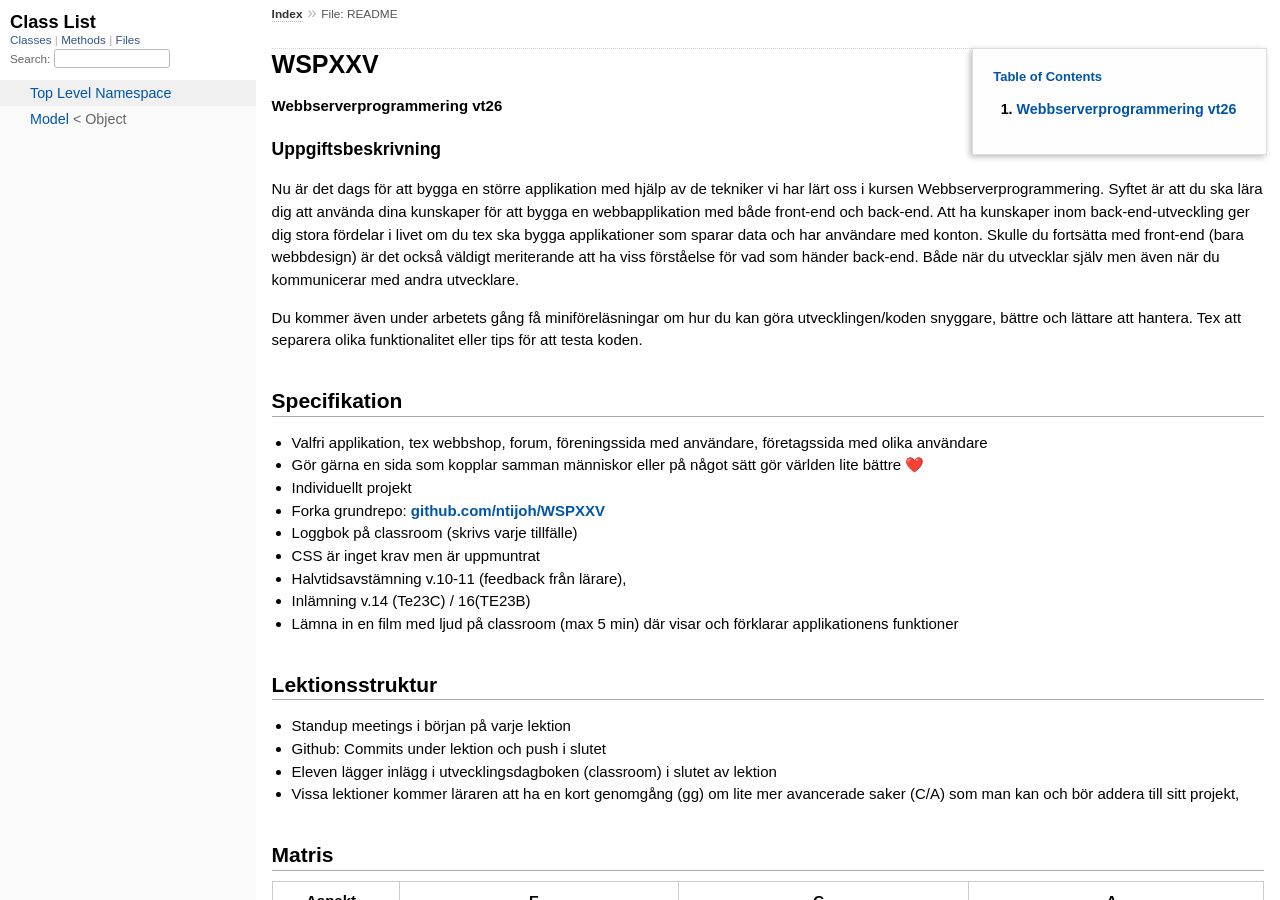
<file: doc/index.html>
<!DOCTYPE html>
<html>
  <head>
    <meta charset="UTF-8">
<meta name="viewport" content="width=device-width, initial-scale=1.0">
<title>
  File: README
  
    &mdash; Documentation by YARD 0.9.38
  
</title>

  <link rel="stylesheet" href="css/style.css" type="text/css" />

  <link rel="stylesheet" href="css/common.css" type="text/css" />

<script type="text/javascript">
  pathId = "README";
  relpath = '';
</script>


  <script type="text/javascript" charset="utf-8" src="js/jquery.js"></script>

  <script type="text/javascript" charset="utf-8" src="js/app.js"></script>


  </head>
  <body>
    <div class="nav_wrap">
      <iframe id="nav" src="class_list.html?1"></iframe>
      <div id="resizer"></div>
    </div>

    <div id="main" tabindex="-1">
      <div id="header">
        <div id="menu">
  
    <a href="_index.html">Index</a> &raquo; 
    <span class="title">File: README</span>
  
</div>

        <div id="search">
  
    <a class="full_list_link" id="class_list_link"
        href="class_list.html">

        <svg width="24" height="24">
          <rect x="0" y="4" width="24" height="4" rx="1" ry="1"></rect>
          <rect x="0" y="12" width="24" height="4" rx="1" ry="1"></rect>
          <rect x="0" y="20" width="24" height="4" rx="1" ry="1"></rect>
        </svg>
    </a>
  
</div>
        <div class="clear"></div>
      </div>

      <div id="content"><div id='filecontents'>
<h1 id="label-WSPXXV">WSPXXV</h1>

<h4 id="label-Webbserverprogrammering+vt26">Webbserverprogrammering vt26</h4>

<h3 id="label-Uppgiftsbeskrivning">Uppgiftsbeskrivning</h3>

<p>Nu är det dags för att bygga en större applikation med hjälp av de tekniker vi har lärt oss i kursen Webbserverprogrammering. Syftet är att du ska lära dig att använda dina kunskaper för att bygga en webbapplikation med både front-end och back-end. Att ha kunskaper inom back-end-utveckling ger dig stora fördelar i livet om du tex ska bygga applikationer som sparar data och har användare med konton. Skulle du fortsätta med front-end (bara webbdesign) är det också väldigt meriterande att ha viss förståelse för vad som händer back-end. Både när du utvecklar själv men även när du kommunicerar med andra utvecklare.</p>

<p>Du kommer även under arbetets gång få miniföreläsningar om hur du kan göra utvecklingen/koden snyggare, bättre och lättare att hantera. Tex att separera olika funktionalitet eller tips för att testa koden.</p>

<h2 id="label-Specifikation">Specifikation</h2>
<ul><li>
<p>Valfri applikation, tex webbshop, forum, föreningssida med användare, företagssida med olika användare</p>
</li><li>
<p>Gör gärna en sida som kopplar samman människor eller på något sätt gör världen lite bättre ❤️</p>
</li><li>
<p>Individuellt projekt</p>
</li><li>
<p>Forka grundrepo: <a href="https://github.com/ntijoh/WSPXXV">github.com/ntijoh/WSPXXV</a></p>
</li><li>
<p>Loggbok på classroom (skrivs varje tillfälle)</p>
</li><li>
<p>CSS är inget krav men är uppmuntrat</p>
</li><li>
<p>Halvtidsavstämning v.10-11 (feedback från lärare),</p>
</li><li>
<p>Inlämning v.14 (Te23C) / 16(TE23B)</p>
</li><li>
<p>Lämna in en film med ljud på classroom (max 5 min) där visar och förklarar applikationens funktioner</p>
</li></ul>

<h2 id="label-Lektionsstruktur">Lektionsstruktur</h2>
<ul><li>
<p>Standup meetings i början på varje lektion</p>
</li><li>
<p>Github: Commits under lektion och push i slutet</p>
</li><li>
<p>Eleven lägger inlägg i utvecklingsdagboken (classroom) i slutet av lektion</p>
</li><li>
<p>Vissa lektioner kommer läraren att ha en kort genomgång (gg) om lite mer avancerade saker (C/A) som man kan och bör addera till sitt projekt,</p>
</li></ul>

<h2 id="label-Matris">Matris</h2>

<table role="table">
<thead>
<tr>
<th>Aspekt</th>
<th>E</th>
<th>C</th>
<th>A</th>
</tr>
</thead>
<tbody>
<tr>
<td>Dokumentation</td>
<td>Tillsammans med läraren dokumenterar du **översiktligt** din applikations funktionalitet, utvecklingsprocess och säkerhet och använder **med viss säkerhet *enkel*** terminologi.</td>
<td>Med läraren som bollplank dokumenterar du **utförligt** din applikations funktionalitet, utvecklingsprocess och säkerhet och använder **med viss säkerhet** ***korrekt*** terminologi.</td>
<td>Med läraren som bollplank dokumenterar du **utförligt  och nyanserat** din applikations funktionalitet, utvecklingsprocess och säkerhet och **använder med säkerhet *korrekt*** terminologi.</td>
</tr>
<tr>
<td>Arkitektur</td>
<td>Tillsammans med läraren utvecklar du en applikation där koden har en <strong>enkel</strong> kodstruktur.</td>
<td>Med läraren som bollplank utvecklar du en applikation där koden har en <strong>god</strong> kodstruktur.</td>
<td>Med läraren som bollplank utvecklar du en applikation där koden **följer MVC** och **följer en given kodstandard.**</td>
</tr>
<tr>
<td>Funktionalitet</td>
<td>Tillsammans med läraren  utvecklar du en applikation med <strong>enkel</strong> funktionalitet.</td>
<td>Med läraren som bollplank utvecklar du en applikation med <strong>inloggningssystem</strong> och **tillfredsställande** funktionalitet.</td>
<td>Med läraren som bollplank utvecklar du en applikation med ett <strong>inloggningssystem</strong> och <strong>komplex</strong> funktionalitet.</td>
</tr>
<tr>
<td>Datalagring</td>
<td>Tillsammans med läraren  utvecklar du en applikation som använder en <strong>enkel</strong> lösning för att spara data mellan sidvisningar.</td>
<td>Med läraren som bollplank utvecklar du en applikation som använder en e**nkel databaslösning** för att spara data mellan sidvisningar.</td>
<td>Med läraren som bollplank utvecklar du en applikation som använder en **komplex databaslösning** för att spara data mellan sidvisningar.</td>
</tr>
<tr>
<td>Säkerhet</td>
<td>Tillsammans med läraren vidtar du <strong>enkla</strong> åtgärder för att förhindra att applikationen utnyttjas.</td>
<td>Med läraren som bollplank vidtar du **lite mer avancerade** åtgärder för att förhindra att applikationen utnyttjas.</td>
<td>Med läraren som bollplank vidtar du <strong>avancerade</strong> åtgärder för att förhindra att applikationen utnyttjas.</td>
</tr>
</tbody>
</table>

<h3 id="label-E-niv-C3-A5">E-nivå</h3>

<p>Gemensamt för samtliga aspekter på E-nivå är en brist på självständighet. Detta innebär att den efterfågade funktionaliteten i aspekterna nedan kan till viss del tagits fram tillsammans med läraren.</p>

<h3 id="label-C-niv-C3-A5">C-nivå</h3>

<p>Gemensamt för samtliga aspekter på C-nivå är större grad av självständighet än på E-nivå.</p>

<h3 id="label-A-niv-C3-A5">A-nivå</h3>

<p>Gemensamt för samtliga aspekter på A-nivå är en större grad av självständighet än på E-nivå.</p>

<h2 id="label-Dokumentation">Dokumentation</h2>

<table role="table">
<thead>
<tr>
<th>E</th>
<th>C</th>
<th>A</th>
</tr>
</thead>
<tbody>
<tr>
<td>Tillsammans med läraren dokumenterar du **översiktligt** din applikations funktionalitet, utvecklingsprocess och säkerhet och använder **med viss säkerhet *enkel*** terminologi.</td>
<td>Med läraren som bollplank dokumenterar du **utförligt** din applikations funktionalitet, utvecklingsprocess och säkerhet och använder **med viss säkerhet** ***korrekt*** terminologi.</td>
<td>Med läraren som bollplank dokumenterar du **utförligt  och nyanserat** din applikations funktionalitet, utvecklingsprocess och säkerhet och **använder med säkerhet *korrekt*** terminologi.</td>
</tr>
</tbody>
</table>

<h3 id="label-E-niv-C3-A5">E-nivå</h3>

<p>Eleven har en enkel beskrivning över applikationens funktionalitet (en enkel domänbeskrivning) och ett enkelt er-diagram. Eleven har svårt för begrepp som t.ex <em>route</em>, <em>resurs</em>, <em>vy</em>, <em>entitet</em>. Eleven commitar/pushar sin kod till Github varje vecka. Vid lektionens slut sammanfattar eleven enkelt dagens arbete i text och bild i sitt dokument på classroom.</p>

<h3 id="label-C-niv-C3-A5">C-nivå</h3>

<p>Eleven har utförlig domänbeskrivning som beskriver olika användares behörigheter, och ett korrekt er-diagram. Eleven har svårt för mer avancerade begrepp som <em>RESTFUL</em> och <em>kardinalitet</em>. Vid lektionens slut sammanfattar eleven dagens arbete i text och bild i sitt dokument på classroom.</p>

<h3 id="label-A-niv-C3-A5">A-nivå</h3>

<p>Eleven har domänbeskrivning likt C-nivå, och använder obehinrdat de flesta begrepp. Applikationens routes är även dokumenterade enligt tex Yardoc. Vid lektionens slut sammanfattar eleven detaljerat dagens arbete i text och bild i sitt dokument på classroom.</p>

<h2 id="label-Arkitektur">Arkitektur</h2>

<table role="table">
<thead>
<tr>
<th>E</th>
<th>C</th>
<th>A</th>
</tr>
</thead>
<tbody>
<tr>
<td>Tillsammans med läraren utvecklar du en applikation där koden har en <strong>enkel</strong> kodstruktur.</td>
<td>Med läraren som bollplank utvecklar du en applikation där koden har en <strong>god</strong> kodstruktur.</td>
<td>Med läraren som bollplank utvecklar du en applikation där koden **följer MVC** och **följer en given kodstandard.**</td>
</tr>
</tbody>
</table>

<h3 id="label-E-niv-C3-A5">E-nivå</h3>

<p>Eleven har i stort sett all logik i <code>app.rb</code>,.</p>

<p>Eleven kan upprepa logik som t.ex databasuppkopplingar och valideringar i flera routes snarare än använda <code>before-block</code>.</p>

<p>Elevens vyer/routes följer ingen tydlig namngivning</p>

<h3 id="label-C-niv-C3-A5">C-nivå</h3>

<p>Eleven har god separation av olika sorters logik.</p>

<p>Eleven har t.ex helper-funktioner för db-uppkoppling, använder before-block och har en någotsånär DRY-kod.</p>

<p>Eleven följer någotsånär REST och har en tydlig namngivning av vyer/routes.</p>

<h3 id="label-A-niv-C3-A5">A-nivå</h3>

<p>Eleven följer MVC. I controllerns finns ingen SQL-kod istället är funktionaliteten utflyttad till modellfiler.</p>

<p>Eleven följer REST fullt ut.</p>

<h2 id="label-Funktionalitet">Funktionalitet</h2>

<table role="table">
<thead>
<tr>
<th>E</th>
<th>C</th>
<th>A</th>
</tr>
</thead>
<tbody>
<tr>
<td>Tillsammans med läraren  utvecklar du en applikation med <strong>enkel</strong> funktionalitet.</td>
<td>Med läraren som bollplank utvecklar du en applikation med <strong>inloggningssystem</strong> och **tillfredsställande** funktionalitet.</td>
<td>Med läraren som bollplank utvecklar du en applikation med ett <strong>inloggningssystem</strong> och <strong>komplex</strong> funktionalitet.</td>
</tr>
</tbody>
</table>

<h3 id="label-E-niv-C3-A5">E-nivå</h3>

<p>Applikationen erbjuder ett enkelt CRUD-gränssnitt (åtminstone Create/Show/Delete) för någon resurs.</p>

<h3 id="label-C-niv-C3-A5">C-nivå</h3>

<p>Applikationen erbjuder ett enkelt CRUD-gränssnitt för några resurser, varav minst en har en association/relation till en annan resurs.</p>

<p>Appliktionen har ett inloggninssystem, och det finns skillnad på vad man kan göra beroende på om man är inloggad eller ej.</p>

<h3 id="label-A-niv-C3-A5">A-nivå</h3>

<p>Applikationen erbjuder ett CRUD-gränssnit för flera resurser, där flera har associationer/relationer till varandra. Vid uppdatering och borttagning av relaterade resurser förändras även kopplade resurser där så är nödvändigt (t.ex genom <code>ON DELETE CASCADE</code>-liknande funktinalitet).</p>

<p>Inloggningssystemet skiljer på vad oinloggade och inloggade användare kan göra, och implementerar ett enkelt behörighetssystem (t.ex guest-user, standard-user, admin).</p>

<p>Eleven använder automatiserade tester (cypress) för att testa någon funktionalitet i applikationen.</p>

<h2 id="label-Datalagring">Datalagring</h2>

<table role="table">
<thead>
<tr>
<th>E</th>
<th>C</th>
<th>A</th>
</tr>
</thead>
<tbody>
<tr>
<td>Tillsammans med läraren  utvecklar du en applikation som använder en <strong>enkel</strong> lösning för att spara data mellan sidvisningar.</td>
<td>Med läraren som bollplank utvecklar du en applikation som använder en e**nkel databaslösning** för att spara data mellan sidvisningar.</td>
<td>Med läraren som bollplank utvecklar du en applikation som använder en **komplex databaslösning** för att spara data mellan sidvisningar.</td>
</tr>
</tbody>
</table>

<h3 id="label-E-niv-C3-A5">E-nivå</h3>

<p>Eleven har en databas med minst en, korrekt formaterad, tabell (eller eventuellt, i nödfall, enbart sessioner)</p>

<h3 id="label-C-niv-C3-A5">C-nivå</h3>

<p>Eleven har en databas med flera tabeller, varav minst två har relationer med varandra</p>

<h3 id="label-A-niv-C3-A5">A-nivå</h3>

<p>Eleven har en databas med flera tabeller. Det finns minst en många-till-många-relation (mha en relationstabell). Eleven använder JOINs på minst 1 SQL-fråga.</p>

<h2 id="label-S-C3-A4kerhet">Säkerhet</h2>

<table role="table">
<thead>
<tr>
<th>E</th>
<th>C</th>
<th>A</th>
</tr>
</thead>
<tbody>
<tr>
<td>Tillsammans med läraren vidtar du <strong>enkla</strong> åtgärder för att förhindra att applikationen utnyttjas.</td>
<td>Med läraren som bollplank vidtar du **lite mer avancerade** åtgärder för att förhindra att applikationen utnyttjas.</td>
<td>Med läraren som bollplank vidtar du <strong>avancerade</strong> åtgärder för att förhindra att applikationen utnyttjas.</td>
</tr>
</tbody>
</table>

<h3 id="label-E-niv-C3-A5">E-nivå</h3>

<p>Om eleven har ett inloggningssystem kontrollerar hen användarnamn/lösenord (eventuellt hårdkodade).</p>

<p>Om eleven har ett inloggningssystem kontrollerar hen åtminstone någon get-route.</p>

<h3 id="label-C-niv-C3-A5">C-nivå</h3>

<p>Eleven har ett inloggningssystem, med hashade lösenord i databasen. Eleven säkrar upp routes (både <code>get</code> och <code>post</code> (både inloggning och att användaren “äger” resursen)</p>

<p>Eleven validerar och escapar användarinput</p>

<h3 id="label-A-niv-C3-A5">A-nivå</h3>

<p>Eleven har ett inloggninssystem med hashade lösenord i databasen. Eleven säkrar upp routes och implementerar t.ex logging kring inloggningsförsök och cool-down eller liknande vid hackningsförsök. Eventuellt implementerar eleven “strong params” mha black/whitelist (valbart). Eleven kan även använda sig av Sinatras CSRF-funktionalitet(valbart).</p>
</div></div>

      <div id="footer">
  Generated on Thu Apr 16 15:43:54 2026 by
  <a href="https://yardoc.org" title="Yay! A Ruby Documentation Tool" target="_parent">yard</a>
  0.9.38 (ruby-3.3.4).
</div>

    </div>
  </body>
</html>
</file>
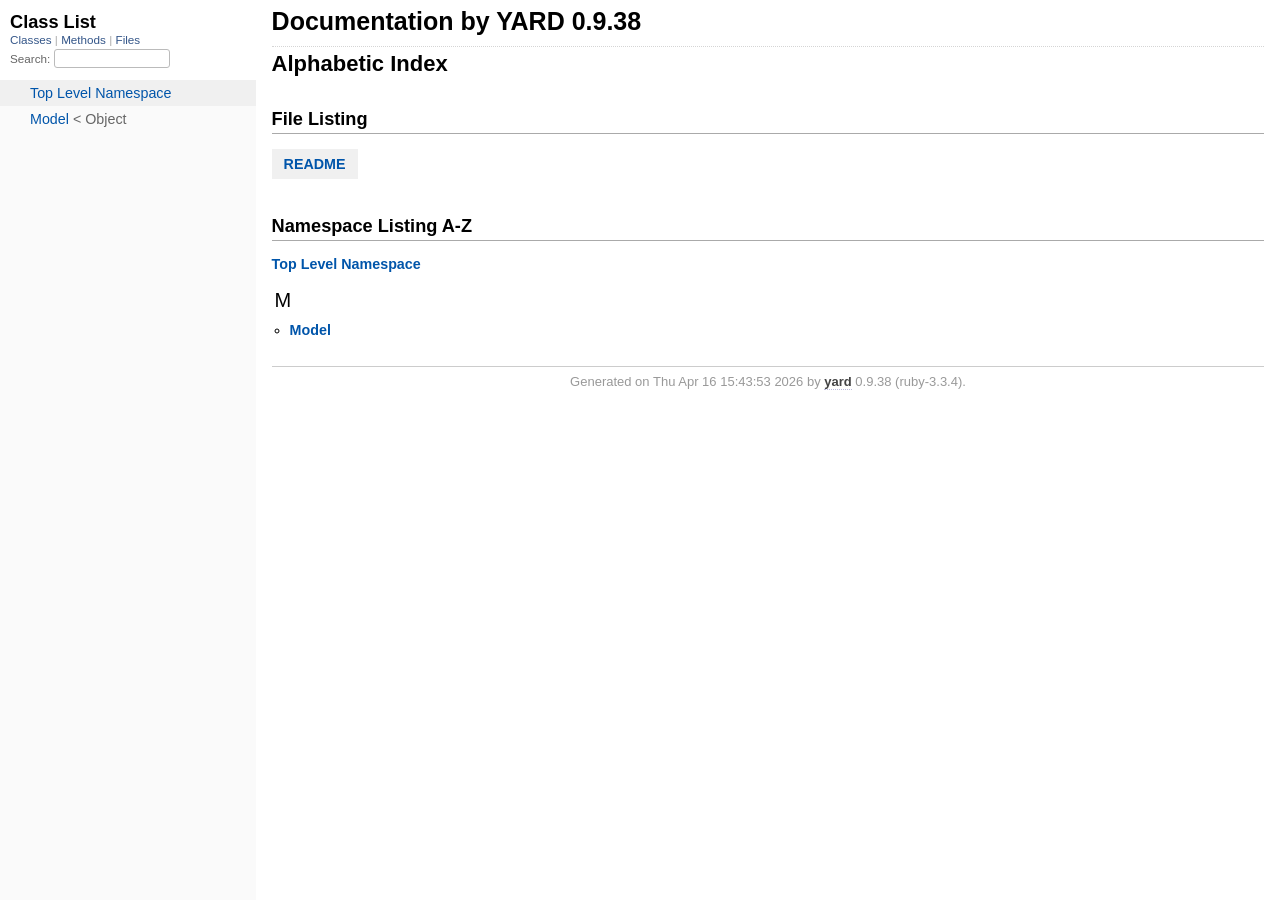
<file: doc/_index.html>
<!DOCTYPE html>
<html>
  <head>
    <meta charset="utf-8">
<meta name="viewport" content="width=device-width, initial-scale=1.0">
<title>
  Documentation by YARD 0.9.38
  
</title>

  <link rel="stylesheet" href="css/style.css" type="text/css" />

  <link rel="stylesheet" href="css/common.css" type="text/css" />

<script type="text/javascript">
  pathId = null;
  relpath = '';
</script>


  <script type="text/javascript" charset="utf-8" src="js/jquery.js"></script>

  <script type="text/javascript" charset="utf-8" src="js/app.js"></script>


  </head>
  <body>
    <div class="nav_wrap">
      <iframe id="nav" src="class_list.html?1"></iframe>
      <div id="resizer"></div>
    </div>

    <div id="main" tabindex="-1">
      <div id="header">
        <div id="menu">
  
</div>

        <div id="search">
  
    <a class="full_list_link" id="class_list_link"
        href="class_list.html">

        <svg width="24" height="24">
          <rect x="0" y="4" width="24" height="4" rx="1" ry="1"></rect>
          <rect x="0" y="12" width="24" height="4" rx="1" ry="1"></rect>
          <rect x="0" y="20" width="24" height="4" rx="1" ry="1"></rect>
        </svg>
    </a>
  
</div>
        <div class="clear"></div>
      </div>

      <div id="content"><h1 class="noborder title">Documentation by YARD 0.9.38</h1>
<div id="listing">
  <h1 class="alphaindex">Alphabetic Index</h1>
  
  <h2>File Listing</h2>
  <ul id="files" class="index_inline_list">
  
  
    <li class="r1"><a href="index.html" title="README">README</a></li>
    
  
  </ul>

<div class="clear"></div>
<h2>Namespace Listing A-Z</h2>


  <ul class="toplevel"><li><span class='object_link'><a href="top-level-namespace.html" title="Top Level Namespace (root)">Top Level Namespace</a></span></li></ul>



<table>
  <tr>
    <td valign='top' width="33%">
      
        
        <ul id="alpha_M" class="alpha">
          <li class="letter">M</li>
          <ul>
            
              <li>
                <span class='object_link'><a href="Model_.html" title="Model (class)">Model</a></span>
                
              </li>
            
          </ul>
        </ul>
      
    </td>
  </tr>
</table>

</div>

</div>

      <div id="footer">
  Generated on Thu Apr 16 15:43:53 2026 by
  <a href="https://yardoc.org" title="Yay! A Ruby Documentation Tool" target="_parent">yard</a>
  0.9.38 (ruby-3.3.4).
</div>

    </div>
  </body>
</html>
</file>
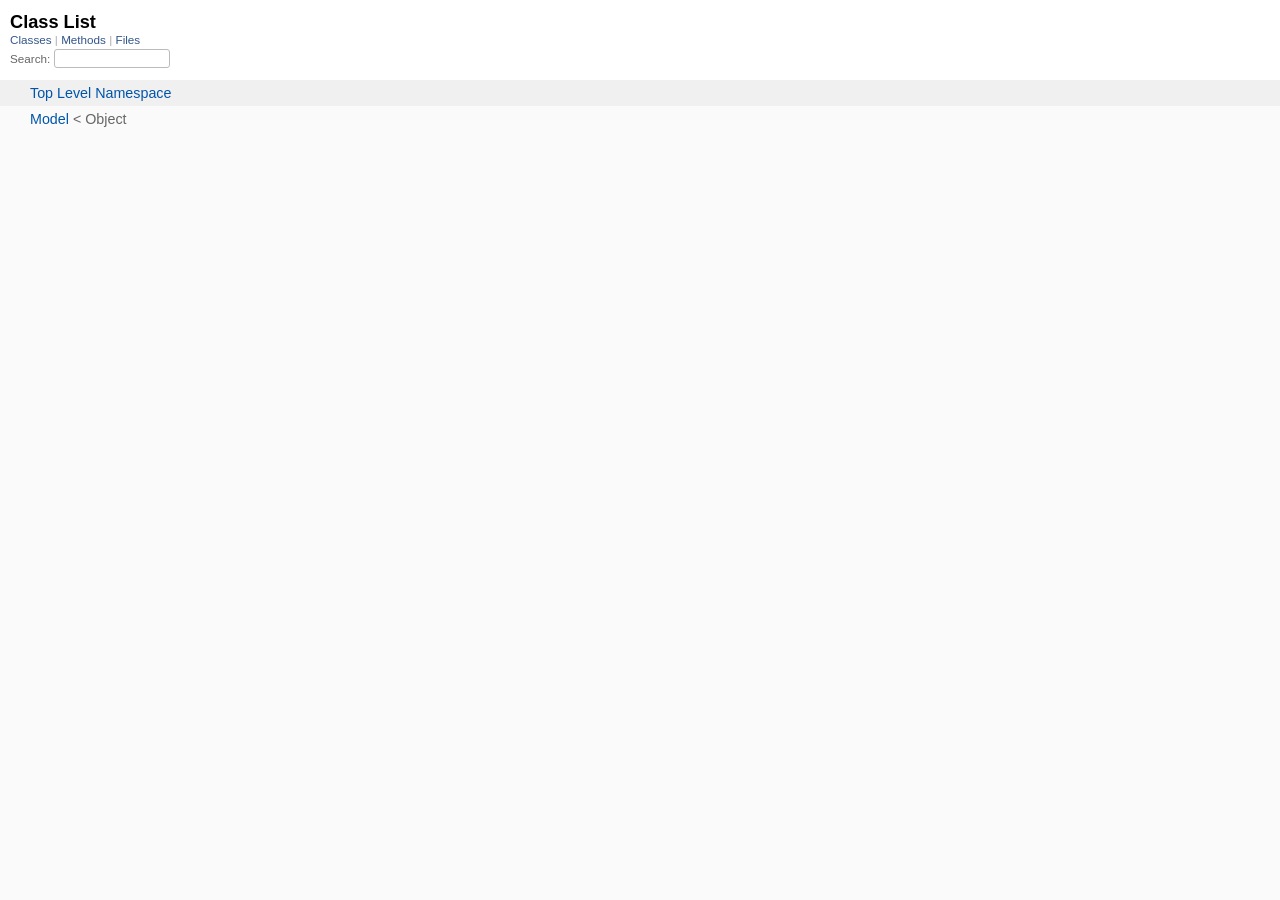
<file: doc/class_list.html>
<!DOCTYPE html>
<html >
  <head>
    <meta name="viewport" content="width=device-width, initial-scale=1.0">
    <meta charset="utf-8" />
    
      <link rel="stylesheet" href="css/full_list.css" type="text/css" media="screen" />
    
      <link rel="stylesheet" href="css/common.css" type="text/css" media="screen" />
    

    
      <script type="text/javascript" charset="utf-8" src="js/jquery.js"></script>
    
      <script type="text/javascript" charset="utf-8" src="js/full_list.js"></script>
    

    <title>Class List</title>
    <base id="base_target" target="_parent" />
  </head>
  <body>
    <div id="content">
      <div class="fixed_header">
        <h1 id="full_list_header">Class List</h1>
        <div id="full_list_nav">
          
            <span><a target="_self" href="class_list.html">
              Classes
            </a></span>
          
            <span><a target="_self" href="method_list.html">
              Methods
            </a></span>
          
            <span><a target="_self" href="file_list.html">
              Files
            </a></span>
          
        </div>

        <div id="search">
          <label for="search-class">Search:</label>
          <input id="search-class" type="text" />
        </div>
      </div>

      <ul id="full_list" class="class">
        <li id="object_" class="odd"><div class="item" style="padding-left:30px"><span class='object_link'><a href="top-level-namespace.html" title="Top Level Namespace (root)">Top Level Namespace</a></span></div></li>
<li id='object_Model' class='even'><div class='item' style='padding-left:30px'><span class='object_link'><a href="Model_.html" title="Model (class)">Model</a></span> &lt; Object<small class='search_info'>Top Level Namespace</small></div></li>

      </ul>
    </div>
  </body>
</html>
</file>
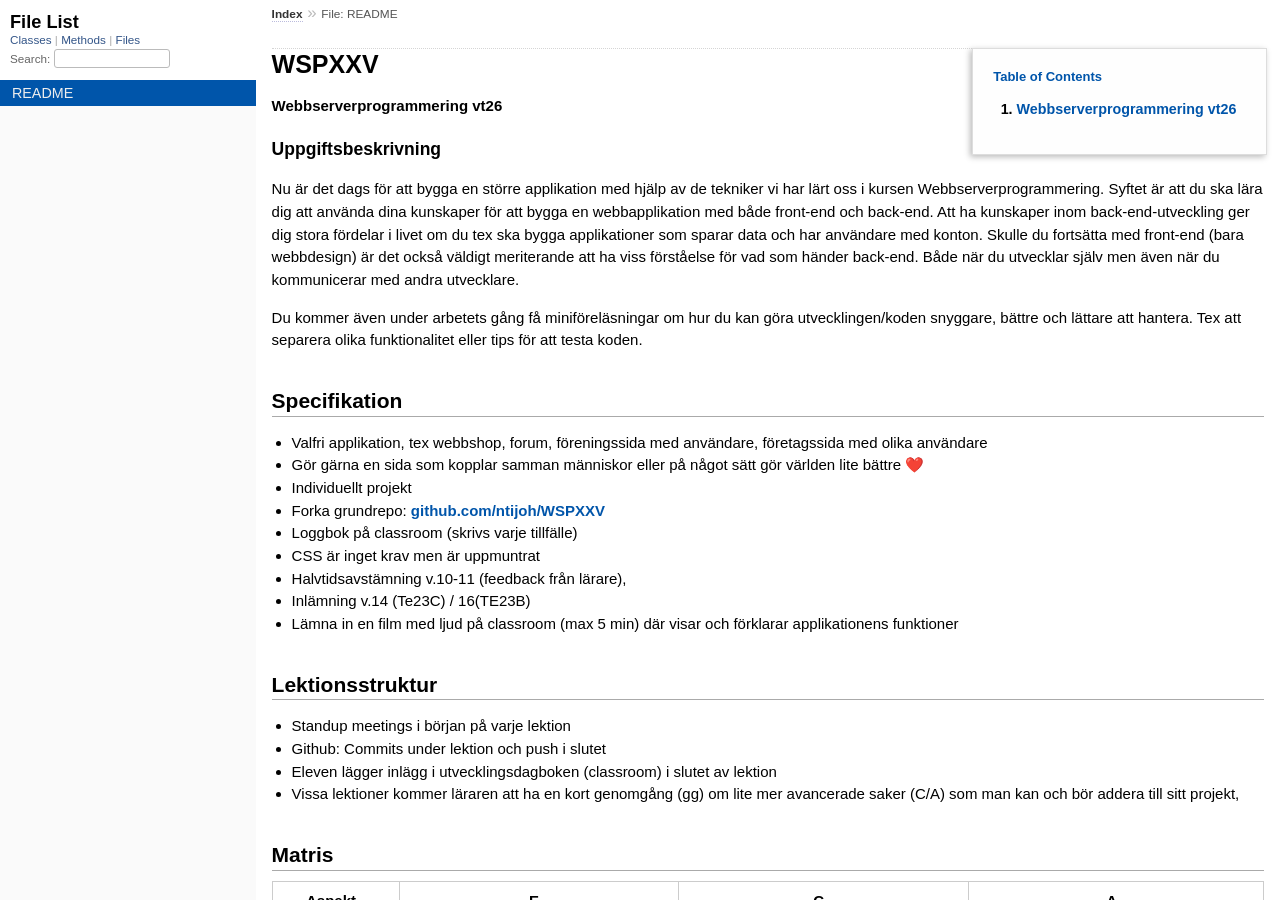
<file: doc/file.README.html>
<!DOCTYPE html>
<html>
  <head>
    <meta charset="UTF-8">
<meta name="viewport" content="width=device-width, initial-scale=1.0">
<title>
  File: README
  
    &mdash; Documentation by YARD 0.9.38
  
</title>

  <link rel="stylesheet" href="css/style.css" type="text/css" />

  <link rel="stylesheet" href="css/common.css" type="text/css" />

<script type="text/javascript">
  pathId = "README";
  relpath = '';
</script>


  <script type="text/javascript" charset="utf-8" src="js/jquery.js"></script>

  <script type="text/javascript" charset="utf-8" src="js/app.js"></script>


  </head>
  <body>
    <div class="nav_wrap">
      <iframe id="nav" src="file_list.html?1"></iframe>
      <div id="resizer"></div>
    </div>

    <div id="main" tabindex="-1">
      <div id="header">
        <div id="menu">
  
    <a href="_index.html">Index</a> &raquo; 
    <span class="title">File: README</span>
  
</div>

        <div id="search">
  
    <a class="full_list_link" id="class_list_link"
        href="class_list.html">

        <svg width="24" height="24">
          <rect x="0" y="4" width="24" height="4" rx="1" ry="1"></rect>
          <rect x="0" y="12" width="24" height="4" rx="1" ry="1"></rect>
          <rect x="0" y="20" width="24" height="4" rx="1" ry="1"></rect>
        </svg>
    </a>
  
</div>
        <div class="clear"></div>
      </div>

      <div id="content"><div id='filecontents'>
<h1 id="label-WSPXXV">WSPXXV</h1>

<h4 id="label-Webbserverprogrammering+vt26">Webbserverprogrammering vt26</h4>

<h3 id="label-Uppgiftsbeskrivning">Uppgiftsbeskrivning</h3>

<p>Nu är det dags för att bygga en större applikation med hjälp av de tekniker vi har lärt oss i kursen Webbserverprogrammering. Syftet är att du ska lära dig att använda dina kunskaper för att bygga en webbapplikation med både front-end och back-end. Att ha kunskaper inom back-end-utveckling ger dig stora fördelar i livet om du tex ska bygga applikationer som sparar data och har användare med konton. Skulle du fortsätta med front-end (bara webbdesign) är det också väldigt meriterande att ha viss förståelse för vad som händer back-end. Både när du utvecklar själv men även när du kommunicerar med andra utvecklare.</p>

<p>Du kommer även under arbetets gång få miniföreläsningar om hur du kan göra utvecklingen/koden snyggare, bättre och lättare att hantera. Tex att separera olika funktionalitet eller tips för att testa koden.</p>

<h2 id="label-Specifikation">Specifikation</h2>
<ul><li>
<p>Valfri applikation, tex webbshop, forum, föreningssida med användare, företagssida med olika användare</p>
</li><li>
<p>Gör gärna en sida som kopplar samman människor eller på något sätt gör världen lite bättre ❤️</p>
</li><li>
<p>Individuellt projekt</p>
</li><li>
<p>Forka grundrepo: <a href="https://github.com/ntijoh/WSPXXV">github.com/ntijoh/WSPXXV</a></p>
</li><li>
<p>Loggbok på classroom (skrivs varje tillfälle)</p>
</li><li>
<p>CSS är inget krav men är uppmuntrat</p>
</li><li>
<p>Halvtidsavstämning v.10-11 (feedback från lärare),</p>
</li><li>
<p>Inlämning v.14 (Te23C) / 16(TE23B)</p>
</li><li>
<p>Lämna in en film med ljud på classroom (max 5 min) där visar och förklarar applikationens funktioner</p>
</li></ul>

<h2 id="label-Lektionsstruktur">Lektionsstruktur</h2>
<ul><li>
<p>Standup meetings i början på varje lektion</p>
</li><li>
<p>Github: Commits under lektion och push i slutet</p>
</li><li>
<p>Eleven lägger inlägg i utvecklingsdagboken (classroom) i slutet av lektion</p>
</li><li>
<p>Vissa lektioner kommer läraren att ha en kort genomgång (gg) om lite mer avancerade saker (C/A) som man kan och bör addera till sitt projekt,</p>
</li></ul>

<h2 id="label-Matris">Matris</h2>

<table role="table">
<thead>
<tr>
<th>Aspekt</th>
<th>E</th>
<th>C</th>
<th>A</th>
</tr>
</thead>
<tbody>
<tr>
<td>Dokumentation</td>
<td>Tillsammans med läraren dokumenterar du **översiktligt** din applikations funktionalitet, utvecklingsprocess och säkerhet och använder **med viss säkerhet *enkel*** terminologi.</td>
<td>Med läraren som bollplank dokumenterar du **utförligt** din applikations funktionalitet, utvecklingsprocess och säkerhet och använder **med viss säkerhet** ***korrekt*** terminologi.</td>
<td>Med läraren som bollplank dokumenterar du **utförligt  och nyanserat** din applikations funktionalitet, utvecklingsprocess och säkerhet och **använder med säkerhet *korrekt*** terminologi.</td>
</tr>
<tr>
<td>Arkitektur</td>
<td>Tillsammans med läraren utvecklar du en applikation där koden har en <strong>enkel</strong> kodstruktur.</td>
<td>Med läraren som bollplank utvecklar du en applikation där koden har en <strong>god</strong> kodstruktur.</td>
<td>Med läraren som bollplank utvecklar du en applikation där koden **följer MVC** och **följer en given kodstandard.**</td>
</tr>
<tr>
<td>Funktionalitet</td>
<td>Tillsammans med läraren  utvecklar du en applikation med <strong>enkel</strong> funktionalitet.</td>
<td>Med läraren som bollplank utvecklar du en applikation med <strong>inloggningssystem</strong> och **tillfredsställande** funktionalitet.</td>
<td>Med läraren som bollplank utvecklar du en applikation med ett <strong>inloggningssystem</strong> och <strong>komplex</strong> funktionalitet.</td>
</tr>
<tr>
<td>Datalagring</td>
<td>Tillsammans med läraren  utvecklar du en applikation som använder en <strong>enkel</strong> lösning för att spara data mellan sidvisningar.</td>
<td>Med läraren som bollplank utvecklar du en applikation som använder en e**nkel databaslösning** för att spara data mellan sidvisningar.</td>
<td>Med läraren som bollplank utvecklar du en applikation som använder en **komplex databaslösning** för att spara data mellan sidvisningar.</td>
</tr>
<tr>
<td>Säkerhet</td>
<td>Tillsammans med läraren vidtar du <strong>enkla</strong> åtgärder för att förhindra att applikationen utnyttjas.</td>
<td>Med läraren som bollplank vidtar du **lite mer avancerade** åtgärder för att förhindra att applikationen utnyttjas.</td>
<td>Med läraren som bollplank vidtar du <strong>avancerade</strong> åtgärder för att förhindra att applikationen utnyttjas.</td>
</tr>
</tbody>
</table>

<h3 id="label-E-niv-C3-A5">E-nivå</h3>

<p>Gemensamt för samtliga aspekter på E-nivå är en brist på självständighet. Detta innebär att den efterfågade funktionaliteten i aspekterna nedan kan till viss del tagits fram tillsammans med läraren.</p>

<h3 id="label-C-niv-C3-A5">C-nivå</h3>

<p>Gemensamt för samtliga aspekter på C-nivå är större grad av självständighet än på E-nivå.</p>

<h3 id="label-A-niv-C3-A5">A-nivå</h3>

<p>Gemensamt för samtliga aspekter på A-nivå är en större grad av självständighet än på E-nivå.</p>

<h2 id="label-Dokumentation">Dokumentation</h2>

<table role="table">
<thead>
<tr>
<th>E</th>
<th>C</th>
<th>A</th>
</tr>
</thead>
<tbody>
<tr>
<td>Tillsammans med läraren dokumenterar du **översiktligt** din applikations funktionalitet, utvecklingsprocess och säkerhet och använder **med viss säkerhet *enkel*** terminologi.</td>
<td>Med läraren som bollplank dokumenterar du **utförligt** din applikations funktionalitet, utvecklingsprocess och säkerhet och använder **med viss säkerhet** ***korrekt*** terminologi.</td>
<td>Med läraren som bollplank dokumenterar du **utförligt  och nyanserat** din applikations funktionalitet, utvecklingsprocess och säkerhet och **använder med säkerhet *korrekt*** terminologi.</td>
</tr>
</tbody>
</table>

<h3 id="label-E-niv-C3-A5">E-nivå</h3>

<p>Eleven har en enkel beskrivning över applikationens funktionalitet (en enkel domänbeskrivning) och ett enkelt er-diagram. Eleven har svårt för begrepp som t.ex <em>route</em>, <em>resurs</em>, <em>vy</em>, <em>entitet</em>. Eleven commitar/pushar sin kod till Github varje vecka. Vid lektionens slut sammanfattar eleven enkelt dagens arbete i text och bild i sitt dokument på classroom.</p>

<h3 id="label-C-niv-C3-A5">C-nivå</h3>

<p>Eleven har utförlig domänbeskrivning som beskriver olika användares behörigheter, och ett korrekt er-diagram. Eleven har svårt för mer avancerade begrepp som <em>RESTFUL</em> och <em>kardinalitet</em>. Vid lektionens slut sammanfattar eleven dagens arbete i text och bild i sitt dokument på classroom.</p>

<h3 id="label-A-niv-C3-A5">A-nivå</h3>

<p>Eleven har domänbeskrivning likt C-nivå, och använder obehinrdat de flesta begrepp. Applikationens routes är även dokumenterade enligt tex Yardoc. Vid lektionens slut sammanfattar eleven detaljerat dagens arbete i text och bild i sitt dokument på classroom.</p>

<h2 id="label-Arkitektur">Arkitektur</h2>

<table role="table">
<thead>
<tr>
<th>E</th>
<th>C</th>
<th>A</th>
</tr>
</thead>
<tbody>
<tr>
<td>Tillsammans med läraren utvecklar du en applikation där koden har en <strong>enkel</strong> kodstruktur.</td>
<td>Med läraren som bollplank utvecklar du en applikation där koden har en <strong>god</strong> kodstruktur.</td>
<td>Med läraren som bollplank utvecklar du en applikation där koden **följer MVC** och **följer en given kodstandard.**</td>
</tr>
</tbody>
</table>

<h3 id="label-E-niv-C3-A5">E-nivå</h3>

<p>Eleven har i stort sett all logik i <code>app.rb</code>,.</p>

<p>Eleven kan upprepa logik som t.ex databasuppkopplingar och valideringar i flera routes snarare än använda <code>before-block</code>.</p>

<p>Elevens vyer/routes följer ingen tydlig namngivning</p>

<h3 id="label-C-niv-C3-A5">C-nivå</h3>

<p>Eleven har god separation av olika sorters logik.</p>

<p>Eleven har t.ex helper-funktioner för db-uppkoppling, använder before-block och har en någotsånär DRY-kod.</p>

<p>Eleven följer någotsånär REST och har en tydlig namngivning av vyer/routes.</p>

<h3 id="label-A-niv-C3-A5">A-nivå</h3>

<p>Eleven följer MVC. I controllerns finns ingen SQL-kod istället är funktionaliteten utflyttad till modellfiler.</p>

<p>Eleven följer REST fullt ut.</p>

<h2 id="label-Funktionalitet">Funktionalitet</h2>

<table role="table">
<thead>
<tr>
<th>E</th>
<th>C</th>
<th>A</th>
</tr>
</thead>
<tbody>
<tr>
<td>Tillsammans med läraren  utvecklar du en applikation med <strong>enkel</strong> funktionalitet.</td>
<td>Med läraren som bollplank utvecklar du en applikation med <strong>inloggningssystem</strong> och **tillfredsställande** funktionalitet.</td>
<td>Med läraren som bollplank utvecklar du en applikation med ett <strong>inloggningssystem</strong> och <strong>komplex</strong> funktionalitet.</td>
</tr>
</tbody>
</table>

<h3 id="label-E-niv-C3-A5">E-nivå</h3>

<p>Applikationen erbjuder ett enkelt CRUD-gränssnitt (åtminstone Create/Show/Delete) för någon resurs.</p>

<h3 id="label-C-niv-C3-A5">C-nivå</h3>

<p>Applikationen erbjuder ett enkelt CRUD-gränssnitt för några resurser, varav minst en har en association/relation till en annan resurs.</p>

<p>Appliktionen har ett inloggninssystem, och det finns skillnad på vad man kan göra beroende på om man är inloggad eller ej.</p>

<h3 id="label-A-niv-C3-A5">A-nivå</h3>

<p>Applikationen erbjuder ett CRUD-gränssnit för flera resurser, där flera har associationer/relationer till varandra. Vid uppdatering och borttagning av relaterade resurser förändras även kopplade resurser där så är nödvändigt (t.ex genom <code>ON DELETE CASCADE</code>-liknande funktinalitet).</p>

<p>Inloggningssystemet skiljer på vad oinloggade och inloggade användare kan göra, och implementerar ett enkelt behörighetssystem (t.ex guest-user, standard-user, admin).</p>

<p>Eleven använder automatiserade tester (cypress) för att testa någon funktionalitet i applikationen.</p>

<h2 id="label-Datalagring">Datalagring</h2>

<table role="table">
<thead>
<tr>
<th>E</th>
<th>C</th>
<th>A</th>
</tr>
</thead>
<tbody>
<tr>
<td>Tillsammans med läraren  utvecklar du en applikation som använder en <strong>enkel</strong> lösning för att spara data mellan sidvisningar.</td>
<td>Med läraren som bollplank utvecklar du en applikation som använder en e**nkel databaslösning** för att spara data mellan sidvisningar.</td>
<td>Med läraren som bollplank utvecklar du en applikation som använder en **komplex databaslösning** för att spara data mellan sidvisningar.</td>
</tr>
</tbody>
</table>

<h3 id="label-E-niv-C3-A5">E-nivå</h3>

<p>Eleven har en databas med minst en, korrekt formaterad, tabell (eller eventuellt, i nödfall, enbart sessioner)</p>

<h3 id="label-C-niv-C3-A5">C-nivå</h3>

<p>Eleven har en databas med flera tabeller, varav minst två har relationer med varandra</p>

<h3 id="label-A-niv-C3-A5">A-nivå</h3>

<p>Eleven har en databas med flera tabeller. Det finns minst en många-till-många-relation (mha en relationstabell). Eleven använder JOINs på minst 1 SQL-fråga.</p>

<h2 id="label-S-C3-A4kerhet">Säkerhet</h2>

<table role="table">
<thead>
<tr>
<th>E</th>
<th>C</th>
<th>A</th>
</tr>
</thead>
<tbody>
<tr>
<td>Tillsammans med läraren vidtar du <strong>enkla</strong> åtgärder för att förhindra att applikationen utnyttjas.</td>
<td>Med läraren som bollplank vidtar du **lite mer avancerade** åtgärder för att förhindra att applikationen utnyttjas.</td>
<td>Med läraren som bollplank vidtar du <strong>avancerade</strong> åtgärder för att förhindra att applikationen utnyttjas.</td>
</tr>
</tbody>
</table>

<h3 id="label-E-niv-C3-A5">E-nivå</h3>

<p>Om eleven har ett inloggningssystem kontrollerar hen användarnamn/lösenord (eventuellt hårdkodade).</p>

<p>Om eleven har ett inloggningssystem kontrollerar hen åtminstone någon get-route.</p>

<h3 id="label-C-niv-C3-A5">C-nivå</h3>

<p>Eleven har ett inloggningssystem, med hashade lösenord i databasen. Eleven säkrar upp routes (både <code>get</code> och <code>post</code> (både inloggning och att användaren “äger” resursen)</p>

<p>Eleven validerar och escapar användarinput</p>

<h3 id="label-A-niv-C3-A5">A-nivå</h3>

<p>Eleven har ett inloggninssystem med hashade lösenord i databasen. Eleven säkrar upp routes och implementerar t.ex logging kring inloggningsförsök och cool-down eller liknande vid hackningsförsök. Eventuellt implementerar eleven “strong params” mha black/whitelist (valbart). Eleven kan även använda sig av Sinatras CSRF-funktionalitet(valbart).</p>
</div></div>

      <div id="footer">
  Generated on Thu Apr 16 15:43:54 2026 by
  <a href="https://yardoc.org" title="Yay! A Ruby Documentation Tool" target="_parent">yard</a>
  0.9.38 (ruby-3.3.4).
</div>

    </div>
  </body>
</html>
</file>
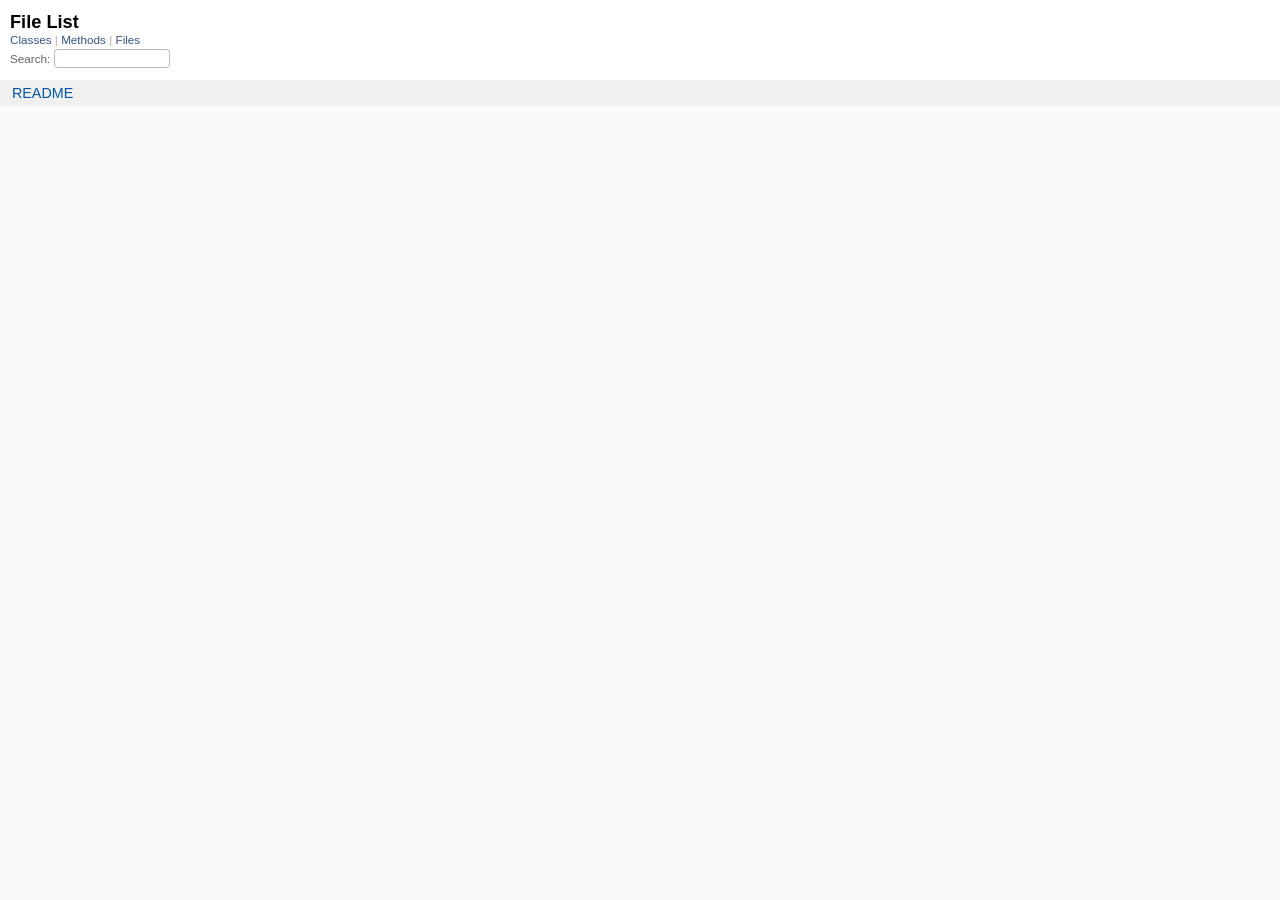
<file: doc/file_list.html>
<!DOCTYPE html>
<html >
  <head>
    <meta name="viewport" content="width=device-width, initial-scale=1.0">
    <meta charset="utf-8" />
    
      <link rel="stylesheet" href="css/full_list.css" type="text/css" media="screen" />
    
      <link rel="stylesheet" href="css/common.css" type="text/css" media="screen" />
    

    
      <script type="text/javascript" charset="utf-8" src="js/jquery.js"></script>
    
      <script type="text/javascript" charset="utf-8" src="js/full_list.js"></script>
    

    <title>File List</title>
    <base id="base_target" target="_parent" />
  </head>
  <body>
    <div id="content">
      <div class="fixed_header">
        <h1 id="full_list_header">File List</h1>
        <div id="full_list_nav">
          
            <span><a target="_self" href="class_list.html">
              Classes
            </a></span>
          
            <span><a target="_self" href="method_list.html">
              Methods
            </a></span>
          
            <span><a target="_self" href="file_list.html">
              Files
            </a></span>
          
        </div>

        <div id="search">
          <label for="search-class">Search:</label>
          <input id="search-class" type="text" />
        </div>
      </div>

      <ul id="full_list" class="file">
        

  <li id="object_README" class="odd">
    <div class="item"><span class="object_link"><a href="index.html" title="README">README</a></span></div>
  </li>
  


      </ul>
    </div>
  </body>
</html>
</file>
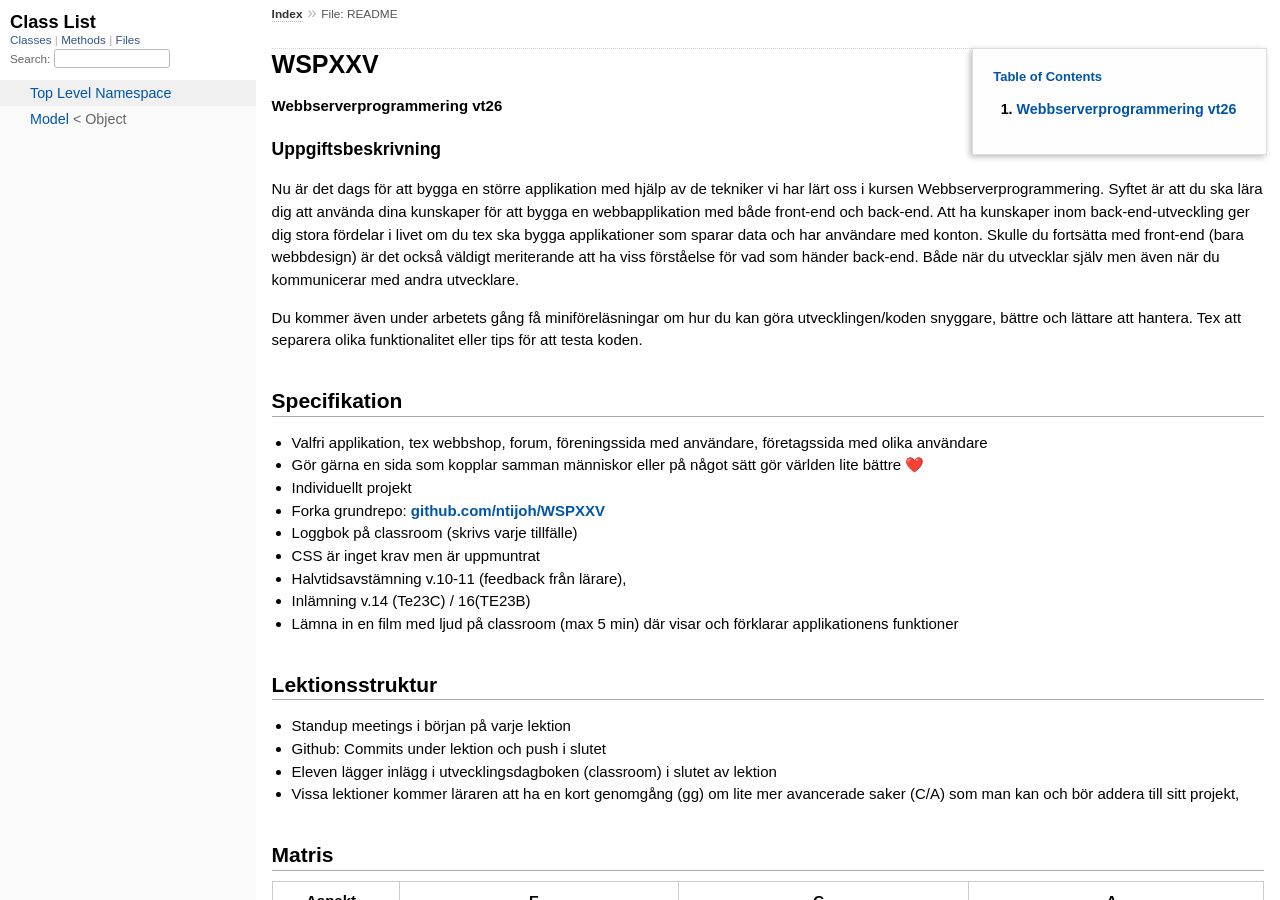
<file: doc/frames.html>
<!DOCTYPE html>
<html>
<head>
  <meta charset="utf-8">
	<title>Documentation by YARD 0.9.38</title>
</head>
<script type="text/javascript">
var mainUrl = 'index.html';
try {
    var match = decodeURIComponent(window.location.hash).match(/^#!(.+)/);
    var name = match ? match[1] : mainUrl;
    var url = new URL(name, location.href);
    window.top.location.replace(url.origin === location.origin ? name : mainUrl);
} catch (e) {
    window.top.location.replace(mainUrl);
}
</script>
<noscript>
  <h1>Oops!</h1>
  <h2>YARD requires JavaScript!</h2>
</noscript>
</html>
</file>
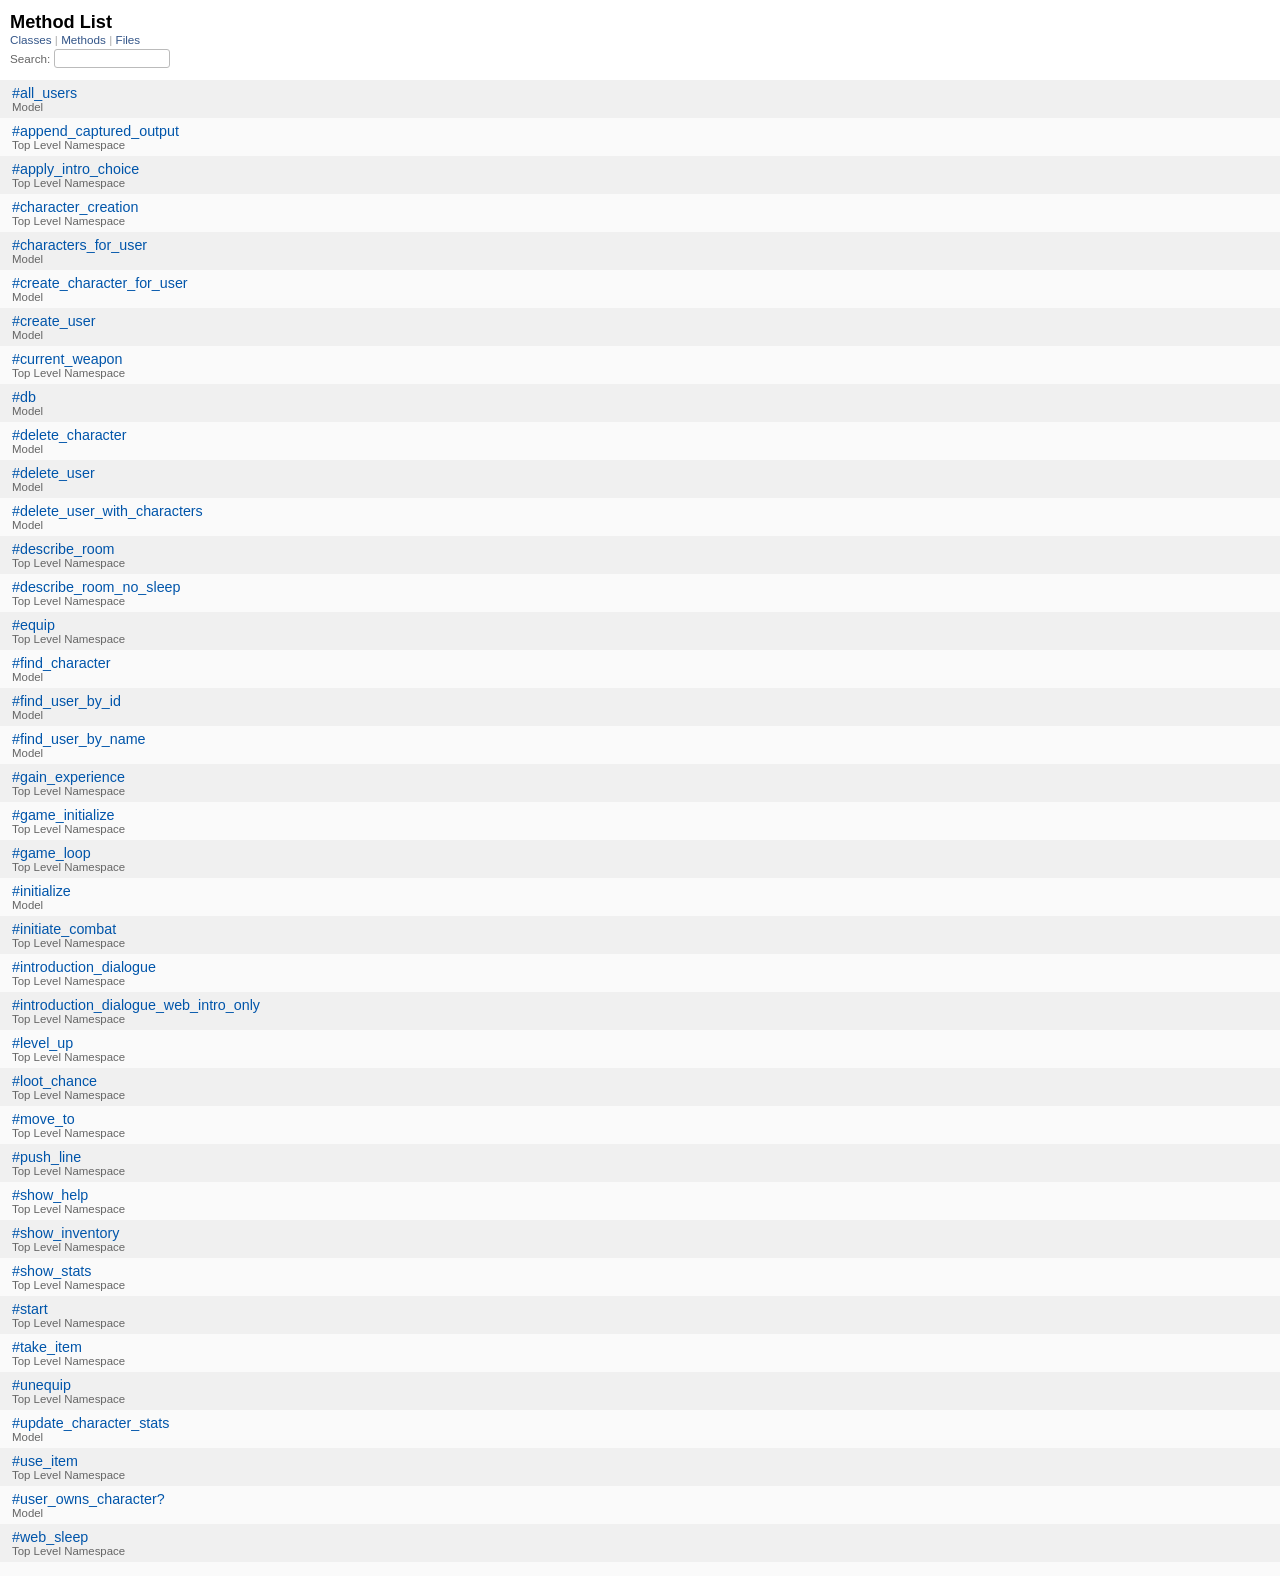
<file: doc/method_list.html>
<!DOCTYPE html>
<html >
  <head>
    <meta name="viewport" content="width=device-width, initial-scale=1.0">
    <meta charset="utf-8" />
    
      <link rel="stylesheet" href="css/full_list.css" type="text/css" media="screen" />
    
      <link rel="stylesheet" href="css/common.css" type="text/css" media="screen" />
    

    
      <script type="text/javascript" charset="utf-8" src="js/jquery.js"></script>
    
      <script type="text/javascript" charset="utf-8" src="js/full_list.js"></script>
    

    <title>Method List</title>
    <base id="base_target" target="_parent" />
  </head>
  <body>
    <div id="content">
      <div class="fixed_header">
        <h1 id="full_list_header">Method List</h1>
        <div id="full_list_nav">
          
            <span><a target="_self" href="class_list.html">
              Classes
            </a></span>
          
            <span><a target="_self" href="method_list.html">
              Methods
            </a></span>
          
            <span><a target="_self" href="file_list.html">
              Files
            </a></span>
          
        </div>

        <div id="search">
          <label for="search-class">Search:</label>
          <input id="search-class" type="text" />
        </div>
      </div>

      <ul id="full_list" class="method">
        

  <li class="odd ">
    <div class="item">
      <span class='object_link'><a href="Model_.html#all_users-instance_method" title="Model#all_users (method)">#all_users</a></span>
      <small>Model</small>
    </div>
  </li>
  

  <li class="even ">
    <div class="item">
      <span class='object_link'><a href="top-level-namespace.html#append_captured_output-instance_method" title="#append_captured_output (method)">#append_captured_output</a></span>
      <small>Top Level Namespace</small>
    </div>
  </li>
  

  <li class="odd ">
    <div class="item">
      <span class='object_link'><a href="top-level-namespace.html#apply_intro_choice-instance_method" title="#apply_intro_choice (method)">#apply_intro_choice</a></span>
      <small>Top Level Namespace</small>
    </div>
  </li>
  

  <li class="even ">
    <div class="item">
      <span class='object_link'><a href="top-level-namespace.html#character_creation-instance_method" title="#character_creation (method)">#character_creation</a></span>
      <small>Top Level Namespace</small>
    </div>
  </li>
  

  <li class="odd ">
    <div class="item">
      <span class='object_link'><a href="Model_.html#characters_for_user-instance_method" title="Model#characters_for_user (method)">#characters_for_user</a></span>
      <small>Model</small>
    </div>
  </li>
  

  <li class="even ">
    <div class="item">
      <span class='object_link'><a href="Model_.html#create_character_for_user-instance_method" title="Model#create_character_for_user (method)">#create_character_for_user</a></span>
      <small>Model</small>
    </div>
  </li>
  

  <li class="odd ">
    <div class="item">
      <span class='object_link'><a href="Model_.html#create_user-instance_method" title="Model#create_user (method)">#create_user</a></span>
      <small>Model</small>
    </div>
  </li>
  

  <li class="even ">
    <div class="item">
      <span class='object_link'><a href="top-level-namespace.html#current_weapon-instance_method" title="#current_weapon (method)">#current_weapon</a></span>
      <small>Top Level Namespace</small>
    </div>
  </li>
  

  <li class="odd ">
    <div class="item">
      <span class='object_link'><a href="Model_.html#db-instance_method" title="Model#db (method)">#db</a></span>
      <small>Model</small>
    </div>
  </li>
  

  <li class="even ">
    <div class="item">
      <span class='object_link'><a href="Model_.html#delete_character-instance_method" title="Model#delete_character (method)">#delete_character</a></span>
      <small>Model</small>
    </div>
  </li>
  

  <li class="odd ">
    <div class="item">
      <span class='object_link'><a href="Model_.html#delete_user-instance_method" title="Model#delete_user (method)">#delete_user</a></span>
      <small>Model</small>
    </div>
  </li>
  

  <li class="even ">
    <div class="item">
      <span class='object_link'><a href="Model_.html#delete_user_with_characters-instance_method" title="Model#delete_user_with_characters (method)">#delete_user_with_characters</a></span>
      <small>Model</small>
    </div>
  </li>
  

  <li class="odd ">
    <div class="item">
      <span class='object_link'><a href="top-level-namespace.html#describe_room-instance_method" title="#describe_room (method)">#describe_room</a></span>
      <small>Top Level Namespace</small>
    </div>
  </li>
  

  <li class="even ">
    <div class="item">
      <span class='object_link'><a href="top-level-namespace.html#describe_room_no_sleep-instance_method" title="#describe_room_no_sleep (method)">#describe_room_no_sleep</a></span>
      <small>Top Level Namespace</small>
    </div>
  </li>
  

  <li class="odd ">
    <div class="item">
      <span class='object_link'><a href="top-level-namespace.html#equip-instance_method" title="#equip (method)">#equip</a></span>
      <small>Top Level Namespace</small>
    </div>
  </li>
  

  <li class="even ">
    <div class="item">
      <span class='object_link'><a href="Model_.html#find_character-instance_method" title="Model#find_character (method)">#find_character</a></span>
      <small>Model</small>
    </div>
  </li>
  

  <li class="odd ">
    <div class="item">
      <span class='object_link'><a href="Model_.html#find_user_by_id-instance_method" title="Model#find_user_by_id (method)">#find_user_by_id</a></span>
      <small>Model</small>
    </div>
  </li>
  

  <li class="even ">
    <div class="item">
      <span class='object_link'><a href="Model_.html#find_user_by_name-instance_method" title="Model#find_user_by_name (method)">#find_user_by_name</a></span>
      <small>Model</small>
    </div>
  </li>
  

  <li class="odd ">
    <div class="item">
      <span class='object_link'><a href="top-level-namespace.html#gain_experience-instance_method" title="#gain_experience (method)">#gain_experience</a></span>
      <small>Top Level Namespace</small>
    </div>
  </li>
  

  <li class="even ">
    <div class="item">
      <span class='object_link'><a href="top-level-namespace.html#game_initialize-instance_method" title="#game_initialize (method)">#game_initialize</a></span>
      <small>Top Level Namespace</small>
    </div>
  </li>
  

  <li class="odd ">
    <div class="item">
      <span class='object_link'><a href="top-level-namespace.html#game_loop-instance_method" title="#game_loop (method)">#game_loop</a></span>
      <small>Top Level Namespace</small>
    </div>
  </li>
  

  <li class="even ">
    <div class="item">
      <span class='object_link'><a href="Model_.html#initialize-instance_method" title="Model#initialize (method)">#initialize</a></span>
      <small>Model</small>
    </div>
  </li>
  

  <li class="odd ">
    <div class="item">
      <span class='object_link'><a href="top-level-namespace.html#initiate_combat-instance_method" title="#initiate_combat (method)">#initiate_combat</a></span>
      <small>Top Level Namespace</small>
    </div>
  </li>
  

  <li class="even ">
    <div class="item">
      <span class='object_link'><a href="top-level-namespace.html#introduction_dialogue-instance_method" title="#introduction_dialogue (method)">#introduction_dialogue</a></span>
      <small>Top Level Namespace</small>
    </div>
  </li>
  

  <li class="odd ">
    <div class="item">
      <span class='object_link'><a href="top-level-namespace.html#introduction_dialogue_web_intro_only-instance_method" title="#introduction_dialogue_web_intro_only (method)">#introduction_dialogue_web_intro_only</a></span>
      <small>Top Level Namespace</small>
    </div>
  </li>
  

  <li class="even ">
    <div class="item">
      <span class='object_link'><a href="top-level-namespace.html#level_up-instance_method" title="#level_up (method)">#level_up</a></span>
      <small>Top Level Namespace</small>
    </div>
  </li>
  

  <li class="odd ">
    <div class="item">
      <span class='object_link'><a href="top-level-namespace.html#loot_chance-instance_method" title="#loot_chance (method)">#loot_chance</a></span>
      <small>Top Level Namespace</small>
    </div>
  </li>
  

  <li class="even ">
    <div class="item">
      <span class='object_link'><a href="top-level-namespace.html#move_to-instance_method" title="#move_to (method)">#move_to</a></span>
      <small>Top Level Namespace</small>
    </div>
  </li>
  

  <li class="odd ">
    <div class="item">
      <span class='object_link'><a href="top-level-namespace.html#push_line-instance_method" title="#push_line (method)">#push_line</a></span>
      <small>Top Level Namespace</small>
    </div>
  </li>
  

  <li class="even ">
    <div class="item">
      <span class='object_link'><a href="top-level-namespace.html#show_help-instance_method" title="#show_help (method)">#show_help</a></span>
      <small>Top Level Namespace</small>
    </div>
  </li>
  

  <li class="odd ">
    <div class="item">
      <span class='object_link'><a href="top-level-namespace.html#show_inventory-instance_method" title="#show_inventory (method)">#show_inventory</a></span>
      <small>Top Level Namespace</small>
    </div>
  </li>
  

  <li class="even ">
    <div class="item">
      <span class='object_link'><a href="top-level-namespace.html#show_stats-instance_method" title="#show_stats (method)">#show_stats</a></span>
      <small>Top Level Namespace</small>
    </div>
  </li>
  

  <li class="odd ">
    <div class="item">
      <span class='object_link'><a href="top-level-namespace.html#start-instance_method" title="#start (method)">#start</a></span>
      <small>Top Level Namespace</small>
    </div>
  </li>
  

  <li class="even ">
    <div class="item">
      <span class='object_link'><a href="top-level-namespace.html#take_item-instance_method" title="#take_item (method)">#take_item</a></span>
      <small>Top Level Namespace</small>
    </div>
  </li>
  

  <li class="odd ">
    <div class="item">
      <span class='object_link'><a href="top-level-namespace.html#unequip-instance_method" title="#unequip (method)">#unequip</a></span>
      <small>Top Level Namespace</small>
    </div>
  </li>
  

  <li class="even ">
    <div class="item">
      <span class='object_link'><a href="Model_.html#update_character_stats-instance_method" title="Model#update_character_stats (method)">#update_character_stats</a></span>
      <small>Model</small>
    </div>
  </li>
  

  <li class="odd ">
    <div class="item">
      <span class='object_link'><a href="top-level-namespace.html#use_item-instance_method" title="#use_item (method)">#use_item</a></span>
      <small>Top Level Namespace</small>
    </div>
  </li>
  

  <li class="even ">
    <div class="item">
      <span class='object_link'><a href="Model_.html#user_owns_character%3F-instance_method" title="Model#user_owns_character? (method)">#user_owns_character?</a></span>
      <small>Model</small>
    </div>
  </li>
  

  <li class="odd ">
    <div class="item">
      <span class='object_link'><a href="top-level-namespace.html#web_sleep-instance_method" title="#web_sleep (method)">#web_sleep</a></span>
      <small>Top Level Namespace</small>
    </div>
  </li>
  


      </ul>
    </div>
  </body>
</html>
</file>
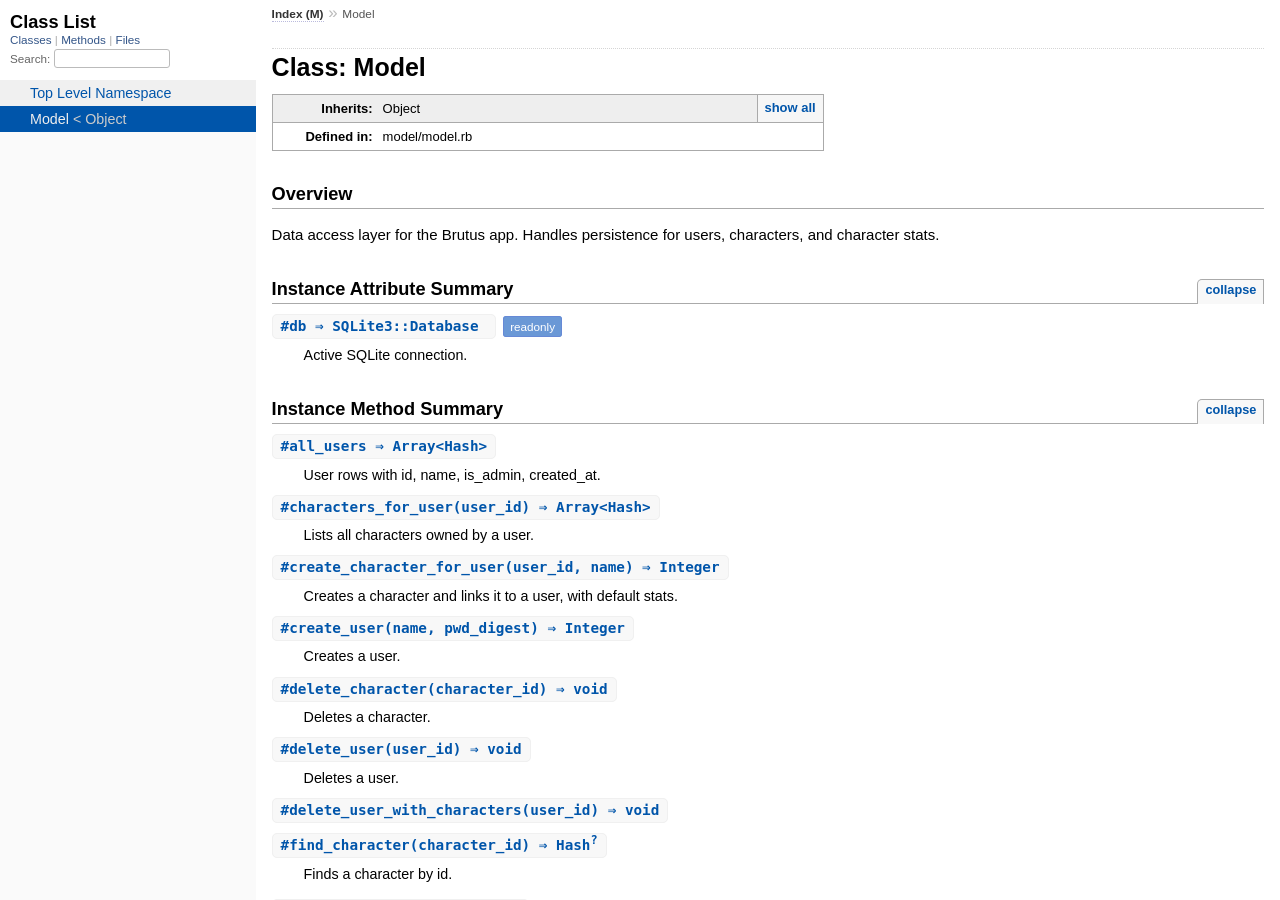
<file: doc/Model_.html>
<!DOCTYPE html>
<html>
  <head>
    <meta charset="utf-8">
<meta name="viewport" content="width=device-width, initial-scale=1.0">
<title>
  Class: Model
  
    &mdash; Documentation by YARD 0.9.38
  
</title>

  <link rel="stylesheet" href="css/style.css" type="text/css" />

  <link rel="stylesheet" href="css/common.css" type="text/css" />

<script type="text/javascript">
  pathId = "Model";
  relpath = '';
</script>


  <script type="text/javascript" charset="utf-8" src="js/jquery.js"></script>

  <script type="text/javascript" charset="utf-8" src="js/app.js"></script>


  </head>
  <body>
    <div class="nav_wrap">
      <iframe id="nav" src="class_list.html?1"></iframe>
      <div id="resizer"></div>
    </div>

    <div id="main" tabindex="-1">
      <div id="header">
        <div id="menu">
  
    <a href="_index.html">Index (M)</a> &raquo;
    
    
    <span class="title">Model</span>
  
</div>

        <div id="search">
  
    <a class="full_list_link" id="class_list_link"
        href="class_list.html">

        <svg width="24" height="24">
          <rect x="0" y="4" width="24" height="4" rx="1" ry="1"></rect>
          <rect x="0" y="12" width="24" height="4" rx="1" ry="1"></rect>
          <rect x="0" y="20" width="24" height="4" rx="1" ry="1"></rect>
        </svg>
    </a>
  
</div>
        <div class="clear"></div>
      </div>

      <div id="content"><h1>Class: Model
  
  
  
</h1>
<div class="box_info">
  
  <dl>
    <dt>Inherits:</dt>
    <dd>
      <span class="inheritName">Object</span>
      
        <ul class="fullTree">
          <li>Object</li>
          
            <li class="next">Model</li>
          
        </ul>
        <a href="#" class="inheritanceTree">show all</a>
      
    </dd>
  </dl>
  

  
  
  
  
  

  

  
  <dl>
    <dt>Defined in:</dt>
    <dd>model/model.rb</dd>
  </dl>
  
</div>

<h2>Overview</h2><div class="docstring">
  <div class="discussion">
    
<p>Data access layer for the Brutus app. Handles persistence for users, characters, and character stats.</p>


  </div>
</div>
<div class="tags">
  

</div>



  <h2>Instance Attribute Summary <small><a href="#" class="summary_toggle">collapse</a></small></h2>
  <ul class="summary">
    
      <li class="public ">
  <span class="summary_signature">
    
      <a href="#db-instance_method" title="#db (instance method)">#<strong>db</strong>  &#x21d2; SQLite3::Database </a>
    

    
  </span>
  
  
  
    
      <span class="note title readonly">readonly</span>
    
    
  
  
  
  
  

  
    <span class="summary_desc"><div class='inline'>
<p>Active SQLite connection.</p>
</div></span>
  
</li>

    
  </ul>




  
    <h2>
      Instance Method Summary
      <small><a href="#" class="summary_toggle">collapse</a></small>
    </h2>

    <ul class="summary">
      
        <li class="public ">
  <span class="summary_signature">
    
      <a href="#all_users-instance_method" title="#all_users (instance method)">#<strong>all_users</strong>  &#x21d2; Array&lt;Hash&gt; </a>
    

    
  </span>
  
  
  
  
  
  
  

  
    <span class="summary_desc"><div class='inline'>
<p>User rows with id, name, is_admin, created_at.</p>
</div></span>
  
</li>

      
        <li class="public ">
  <span class="summary_signature">
    
      <a href="#characters_for_user-instance_method" title="#characters_for_user (instance method)">#<strong>characters_for_user</strong>(user_id)  &#x21d2; Array&lt;Hash&gt; </a>
    

    
  </span>
  
  
  
  
  
  
  

  
    <span class="summary_desc"><div class='inline'>
<p>Lists all characters owned by a user.</p>
</div></span>
  
</li>

      
        <li class="public ">
  <span class="summary_signature">
    
      <a href="#create_character_for_user-instance_method" title="#create_character_for_user (instance method)">#<strong>create_character_for_user</strong>(user_id, name)  &#x21d2; Integer </a>
    

    
  </span>
  
  
  
  
  
  
  

  
    <span class="summary_desc"><div class='inline'>
<p>Creates a character and links it to a user, with default stats.</p>
</div></span>
  
</li>

      
        <li class="public ">
  <span class="summary_signature">
    
      <a href="#create_user-instance_method" title="#create_user (instance method)">#<strong>create_user</strong>(name, pwd_digest)  &#x21d2; Integer </a>
    

    
  </span>
  
  
  
  
  
  
  

  
    <span class="summary_desc"><div class='inline'>
<p>Creates a user.</p>
</div></span>
  
</li>

      
        <li class="public ">
  <span class="summary_signature">
    
      <a href="#delete_character-instance_method" title="#delete_character (instance method)">#<strong>delete_character</strong>(character_id)  &#x21d2; void </a>
    

    
  </span>
  
  
  
  
  
  
  

  
    <span class="summary_desc"><div class='inline'>
<p>Deletes a character.</p>
</div></span>
  
</li>

      
        <li class="public ">
  <span class="summary_signature">
    
      <a href="#delete_user-instance_method" title="#delete_user (instance method)">#<strong>delete_user</strong>(user_id)  &#x21d2; void </a>
    

    
  </span>
  
  
  
  
  
  
  

  
    <span class="summary_desc"><div class='inline'>
<p>Deletes a user.</p>
</div></span>
  
</li>

      
        <li class="public ">
  <span class="summary_signature">
    
      <a href="#delete_user_with_characters-instance_method" title="#delete_user_with_characters (instance method)">#<strong>delete_user_with_characters</strong>(user_id)  &#x21d2; void </a>
    

    
  </span>
  
  
  
  
  
  
  

  
    <span class="summary_desc"><div class='inline'></div></span>
  
</li>

      
        <li class="public ">
  <span class="summary_signature">
    
      <a href="#find_character-instance_method" title="#find_character (instance method)">#<strong>find_character</strong>(character_id)  &#x21d2; Hash<sup>?</sup> </a>
    

    
  </span>
  
  
  
  
  
  
  

  
    <span class="summary_desc"><div class='inline'>
<p>Finds a character by id.</p>
</div></span>
  
</li>

      
        <li class="public ">
  <span class="summary_signature">
    
      <a href="#find_user_by_id-instance_method" title="#find_user_by_id (instance method)">#<strong>find_user_by_id</strong>(id)  &#x21d2; Hash<sup>?</sup> </a>
    

    
  </span>
  
  
  
  
  
  
  

  
    <span class="summary_desc"><div class='inline'>
<p>Finds a user by id.</p>
</div></span>
  
</li>

      
        <li class="public ">
  <span class="summary_signature">
    
      <a href="#find_user_by_name-instance_method" title="#find_user_by_name (instance method)">#<strong>find_user_by_name</strong>(name)  &#x21d2; Hash<sup>?</sup> </a>
    

    
  </span>
  
  
  
  
  
  
  

  
    <span class="summary_desc"><div class='inline'>
<p>Finds a user by username.</p>
</div></span>
  
</li>

      
        <li class="public ">
  <span class="summary_signature">
    
      <a href="#initialize-instance_method" title="#initialize (instance method)">#<strong>initialize</strong>(db_path)  &#x21d2; void </a>
    

    
  </span>
  
  
    <span class="note title constructor">constructor</span>
  
  
  
  
  
  

  
    <span class="summary_desc"><div class='inline'></div></span>
  
</li>

      
        <li class="public ">
  <span class="summary_signature">
    
      <a href="#update_character_stats-instance_method" title="#update_character_stats (instance method)">#<strong>update_character_stats</strong>(character_id:, level:, xp:, hp:, max_hp:)  &#x21d2; void </a>
    

    
  </span>
  
  
  
  
  
  
  

  
    <span class="summary_desc"><div class='inline'>
<p>Updates persistent stats for a character.</p>
</div></span>
  
</li>

      
        <li class="public ">
  <span class="summary_signature">
    
      <a href="#user_owns_character%3F-instance_method" title="#user_owns_character? (instance method)">#<strong>user_owns_character?</strong>(user_id, character_id)  &#x21d2; Boolean </a>
    

    
  </span>
  
  
  
  
  
  
  

  
    <span class="summary_desc"><div class='inline'>
<p>Checks whether a user owns a character.</p>
</div></span>
  
</li>

      
    </ul>
  

<div id="constructor_details" class="method_details_list">
  <h2>Constructor Details</h2>
  
    <div class="method_details first">
  <h3 class="signature first" id="initialize-instance_method">
  
    #<strong>initialize</strong>(db_path)  &#x21d2; <tt>void</tt> 
  

  

  
</h3><div class="docstring">
  <div class="discussion">
    

  </div>
</div>
<div class="tags">
  <p class="tag_title">Parameters:</p>
<ul class="param">
  
    <li>
      
        <span class='name'>db_path</span>
      
      
        <span class='type'>(<tt>String</tt>)</span>
      
      
      
        &mdash;
        <div class='inline'>
<p>path to SQLite database file</p>
</div>
      
    </li>
  
</ul>


</div><table class="source_code">
  <tr>
    <td>
      <pre class="lines">


11
12
13
14
15</pre>
    </td>
    <td>
      <pre class="code"><span class="info file"># File 'model/model.rb', line 11</span>

<span class='kw'>def</span> <span class='id identifier rubyid_initialize'>initialize</span><span class='lparen'>(</span><span class='id identifier rubyid_db_path'>db_path</span><span class='rparen'>)</span>
  <span class='ivar'>@db</span> <span class='op'>=</span> <span class='const'>SQLite3</span><span class='op'>::</span><span class='const'>Database</span><span class='period'>.</span><span class='id identifier rubyid_new'>new</span><span class='lparen'>(</span><span class='id identifier rubyid_db_path'>db_path</span><span class='rparen'>)</span>
  <span class='ivar'>@db</span><span class='period'>.</span><span class='id identifier rubyid_results_as_hash'>results_as_hash</span> <span class='op'>=</span> <span class='kw'>true</span>
  <span class='ivar'>@db</span><span class='period'>.</span><span class='id identifier rubyid_execute'>execute</span><span class='lparen'>(</span><span class='tstring'><span class='tstring_beg'>&quot;</span><span class='tstring_content'>PRAGMA foreign_keys = ON</span><span class='tstring_end'>&quot;</span></span><span class='rparen'>)</span>
<span class='kw'>end</span></pre>
    </td>
  </tr>
</table>
</div>
  
</div>

  <div id="instance_attr_details" class="attr_details">
    <h2>Instance Attribute Details</h2>
    
      
      <span id=""></span>
      <div class="method_details first">
  <h3 class="signature first" id="db-instance_method">
  
    #<strong>db</strong>  &#x21d2; <tt>SQLite3::Database</tt>  <span class="extras">(readonly)</span>
  

  

  
</h3><div class="docstring">
  <div class="discussion">
    
<p>Returns active SQLite connection.</p>


  </div>
</div>
<div class="tags">
  
<p class="tag_title">Returns:</p>
<ul class="return">
  
    <li>
      
      
        <span class='type'>(<tt>SQLite3::Database</tt>)</span>
      
      
      
        &mdash;
        <div class='inline'>
<p>active SQLite connection</p>
</div>
      
    </li>
  
</ul>

</div><table class="source_code">
  <tr>
    <td>
      <pre class="lines">


7
8
9</pre>
    </td>
    <td>
      <pre class="code"><span class="info file"># File 'model/model.rb', line 7</span>

<span class='kw'>def</span> <span class='id identifier rubyid_db'>db</span>
  <span class='ivar'>@db</span>
<span class='kw'>end</span></pre>
    </td>
  </tr>
</table>
</div>
    
  </div>


  <div id="instance_method_details" class="method_details_list">
    <h2>Instance Method Details</h2>

    
      <div class="method_details first">
  <h3 class="signature first" id="all_users-instance_method">
  
    #<strong>all_users</strong>  &#x21d2; <tt>Array&lt;Hash&gt;</tt> 
  

  

  
</h3><div class="docstring">
  <div class="discussion">
    
<p>Returns user rows with id, name, is_admin, created_at.</p>


  </div>
</div>
<div class="tags">
  
<p class="tag_title">Returns:</p>
<ul class="return">
  
    <li>
      
      
        <span class='type'>(<tt>Array&lt;Hash&gt;</tt>)</span>
      
      
      
        &mdash;
        <div class='inline'>
<p>user rows with id, name, is_admin, created_at</p>
</div>
      
    </li>
  
</ul>

</div><table class="source_code">
  <tr>
    <td>
      <pre class="lines">


52
53
54</pre>
    </td>
    <td>
      <pre class="code"><span class="info file"># File 'model/model.rb', line 52</span>

<span class='kw'>def</span> <span class='id identifier rubyid_all_users'>all_users</span>
  <span class='ivar'>@db</span><span class='period'>.</span><span class='id identifier rubyid_execute'>execute</span><span class='lparen'>(</span><span class='tstring'><span class='tstring_beg'>&quot;</span><span class='tstring_content'>SELECT id, name, is_admin, created_at FROM users ORDER BY id ASC</span><span class='tstring_end'>&quot;</span></span><span class='rparen'>)</span>
<span class='kw'>end</span></pre>
    </td>
  </tr>
</table>
</div>
    
      <div class="method_details ">
  <h3 class="signature " id="characters_for_user-instance_method">
  
    #<strong>characters_for_user</strong>(user_id)  &#x21d2; <tt>Array&lt;Hash&gt;</tt> 
  

  

  
</h3><div class="docstring">
  <div class="discussion">
    
<p>Lists all characters owned by a user.</p>


  </div>
</div>
<div class="tags">
  <p class="tag_title">Parameters:</p>
<ul class="param">
  
    <li>
      
        <span class='name'>user_id</span>
      
      
        <span class='type'>(<tt>Integer</tt>)</span>
      
      
      
        &mdash;
        <div class='inline'>
<p>owner user id</p>
</div>
      
    </li>
  
</ul>

<p class="tag_title">Returns:</p>
<ul class="return">
  
    <li>
      
      
        <span class='type'>(<tt>Array&lt;Hash&gt;</tt>)</span>
      
      
      
        &mdash;
        <div class='inline'>
<p>list of character rows</p>
</div>
      
    </li>
  
</ul>

</div><table class="source_code">
  <tr>
    <td>
      <pre class="lines">


70
71
72
73
74
75
76
77
78</pre>
    </td>
    <td>
      <pre class="code"><span class="info file"># File 'model/model.rb', line 70</span>

<span class='kw'>def</span> <span class='id identifier rubyid_characters_for_user'>characters_for_user</span><span class='lparen'>(</span><span class='id identifier rubyid_user_id'>user_id</span><span class='rparen'>)</span>
  <span class='ivar'>@db</span><span class='period'>.</span><span class='id identifier rubyid_execute'>execute</span><span class='lparen'>(</span><span class='heredoc_beg'>&lt;&lt;~SQL</span><span class='comma'>,</span> <span class='lbracket'>[</span><span class='id identifier rubyid_user_id'>user_id</span><span class='rbracket'>]</span><span class='rparen'>)</span>
<span class='tstring_content'>    SELECT c.id, c.name, c.created_at
</span><span class='tstring_content'>    FROM characters c
</span><span class='tstring_content'>    INNER JOIN user_characters uc ON uc.character_id = c.id
</span><span class='tstring_content'>    WHERE uc.user_id = ?
</span><span class='tstring_content'>    ORDER BY c.created_at DESC
</span><span class='heredoc_end'>  SQL
</span><span class='kw'>end</span></pre>
    </td>
  </tr>
</table>
</div>
    
      <div class="method_details ">
  <h3 class="signature " id="create_character_for_user-instance_method">
  
    #<strong>create_character_for_user</strong>(user_id, name)  &#x21d2; <tt>Integer</tt> 
  

  

  
</h3><div class="docstring">
  <div class="discussion">
    
<p>Creates a character and links it to a user, with default stats.</p>


  </div>
</div>
<div class="tags">
  <p class="tag_title">Parameters:</p>
<ul class="param">
  
    <li>
      
        <span class='name'>user_id</span>
      
      
        <span class='type'>(<tt>Integer</tt>)</span>
      
      
      
        &mdash;
        <div class='inline'>
<p>owner user id</p>
</div>
      
    </li>
  
    <li>
      
        <span class='name'>name</span>
      
      
        <span class='type'>(<tt>String</tt>)</span>
      
      
      
        &mdash;
        <div class='inline'>
<p>character name</p>
</div>
      
    </li>
  
</ul>

<p class="tag_title">Returns:</p>
<ul class="return">
  
    <li>
      
      
        <span class='type'>(<tt>Integer</tt>)</span>
      
      
      
        &mdash;
        <div class='inline'>
<p>id of inserted character</p>
</div>
      
    </li>
  
</ul>

</div><table class="source_code">
  <tr>
    <td>
      <pre class="lines">


93
94
95
96
97
98
99</pre>
    </td>
    <td>
      <pre class="code"><span class="info file"># File 'model/model.rb', line 93</span>

<span class='kw'>def</span> <span class='id identifier rubyid_create_character_for_user'>create_character_for_user</span><span class='lparen'>(</span><span class='id identifier rubyid_user_id'>user_id</span><span class='comma'>,</span> <span class='id identifier rubyid_name'>name</span><span class='rparen'>)</span>
  <span class='ivar'>@db</span><span class='period'>.</span><span class='id identifier rubyid_execute'>execute</span><span class='lparen'>(</span><span class='tstring'><span class='tstring_beg'>&quot;</span><span class='tstring_content'>INSERT INTO characters(name, description) VALUES(?, ?)</span><span class='tstring_end'>&quot;</span></span><span class='comma'>,</span> <span class='lbracket'>[</span><span class='id identifier rubyid_name'>name</span><span class='comma'>,</span> <span class='tstring'><span class='tstring_beg'>&quot;</span><span class='tstring_end'>&quot;</span></span><span class='rbracket'>]</span><span class='rparen'>)</span>
  <span class='id identifier rubyid_character_id'>character_id</span> <span class='op'>=</span> <span class='ivar'>@db</span><span class='period'>.</span><span class='id identifier rubyid_last_insert_row_id'>last_insert_row_id</span>
  <span class='ivar'>@db</span><span class='period'>.</span><span class='id identifier rubyid_execute'>execute</span><span class='lparen'>(</span><span class='tstring'><span class='tstring_beg'>&quot;</span><span class='tstring_content'>INSERT INTO user_characters(user_id, character_id) VALUES(?, ?)</span><span class='tstring_end'>&quot;</span></span><span class='comma'>,</span> <span class='lbracket'>[</span><span class='id identifier rubyid_user_id'>user_id</span><span class='comma'>,</span> <span class='id identifier rubyid_character_id'>character_id</span><span class='rbracket'>]</span><span class='rparen'>)</span>
  <span class='ivar'>@db</span><span class='period'>.</span><span class='id identifier rubyid_execute'>execute</span><span class='lparen'>(</span><span class='tstring'><span class='tstring_beg'>&quot;</span><span class='tstring_content'>INSERT INTO character_stats(character_id, level, xp, hp, max_hp, attack, defense, gold) VALUES (?, 1, 0, 10, 10, 3, 0, 0)</span><span class='tstring_end'>&quot;</span></span><span class='comma'>,</span> <span class='lbracket'>[</span><span class='id identifier rubyid_character_id'>character_id</span><span class='rbracket'>]</span><span class='rparen'>)</span>
  <span class='id identifier rubyid_character_id'>character_id</span>
<span class='kw'>end</span></pre>
    </td>
  </tr>
</table>
</div>
    
      <div class="method_details ">
  <h3 class="signature " id="create_user-instance_method">
  
    #<strong>create_user</strong>(name, pwd_digest)  &#x21d2; <tt>Integer</tt> 
  

  

  
</h3><div class="docstring">
  <div class="discussion">
    
<p>Creates a user.</p>


  </div>
</div>
<div class="tags">
  <p class="tag_title">Parameters:</p>
<ul class="param">
  
    <li>
      
        <span class='name'>name</span>
      
      
        <span class='type'>(<tt>String</tt>)</span>
      
      
      
        &mdash;
        <div class='inline'>
<p>account username</p>
</div>
      
    </li>
  
    <li>
      
        <span class='name'>pwd_digest</span>
      
      
        <span class='type'>(<tt>String</tt>)</span>
      
      
      
        &mdash;
        <div class='inline'>
<p>bcrypt password digest</p>
</div>
      
    </li>
  
</ul>

<p class="tag_title">Returns:</p>
<ul class="return">
  
    <li>
      
      
        <span class='type'>(<tt>Integer</tt>)</span>
      
      
      
        &mdash;
        <div class='inline'>
<p>id of inserted user</p>
</div>
      
    </li>
  
</ul>

</div><table class="source_code">
  <tr>
    <td>
      <pre class="lines">


38
39
40
41</pre>
    </td>
    <td>
      <pre class="code"><span class="info file"># File 'model/model.rb', line 38</span>

<span class='kw'>def</span> <span class='id identifier rubyid_create_user'>create_user</span><span class='lparen'>(</span><span class='id identifier rubyid_name'>name</span><span class='comma'>,</span> <span class='id identifier rubyid_pwd_digest'>pwd_digest</span><span class='rparen'>)</span>
  <span class='ivar'>@db</span><span class='period'>.</span><span class='id identifier rubyid_execute'>execute</span><span class='lparen'>(</span><span class='tstring'><span class='tstring_beg'>&quot;</span><span class='tstring_content'>INSERT INTO users(name, pwd_digest) VALUES(?, ?)</span><span class='tstring_end'>&quot;</span></span><span class='comma'>,</span> <span class='lbracket'>[</span><span class='id identifier rubyid_name'>name</span><span class='comma'>,</span> <span class='id identifier rubyid_pwd_digest'>pwd_digest</span><span class='rbracket'>]</span><span class='rparen'>)</span>
  <span class='ivar'>@db</span><span class='period'>.</span><span class='id identifier rubyid_last_insert_row_id'>last_insert_row_id</span>
<span class='kw'>end</span></pre>
    </td>
  </tr>
</table>
</div>
    
      <div class="method_details ">
  <h3 class="signature " id="delete_character-instance_method">
  
    #<strong>delete_character</strong>(character_id)  &#x21d2; <tt>void</tt> 
  

  

  
</h3><div class="docstring">
  <div class="discussion">
    <p class="note returns_void">This method returns an undefined value.</p>
<p>Deletes a character.</p>


  </div>
</div>
<div class="tags">
  <p class="tag_title">Parameters:</p>
<ul class="param">
  
    <li>
      
        <span class='name'>character_id</span>
      
      
        <span class='type'>(<tt>Integer</tt>)</span>
      
      
      
        &mdash;
        <div class='inline'>
<p>character id</p>
</div>
      
    </li>
  
</ul>


</div><table class="source_code">
  <tr>
    <td>
      <pre class="lines">


114
115
116</pre>
    </td>
    <td>
      <pre class="code"><span class="info file"># File 'model/model.rb', line 114</span>

<span class='kw'>def</span> <span class='id identifier rubyid_delete_character'>delete_character</span><span class='lparen'>(</span><span class='id identifier rubyid_character_id'>character_id</span><span class='rparen'>)</span>
  <span class='ivar'>@db</span><span class='period'>.</span><span class='id identifier rubyid_execute'>execute</span><span class='lparen'>(</span><span class='tstring'><span class='tstring_beg'>&quot;</span><span class='tstring_content'>DELETE FROM characters WHERE id = ?</span><span class='tstring_end'>&quot;</span></span><span class='comma'>,</span> <span class='lbracket'>[</span><span class='id identifier rubyid_character_id'>character_id</span><span class='rbracket'>]</span><span class='rparen'>)</span>
<span class='kw'>end</span></pre>
    </td>
  </tr>
</table>
</div>
    
      <div class="method_details ">
  <h3 class="signature " id="delete_user-instance_method">
  
    #<strong>delete_user</strong>(user_id)  &#x21d2; <tt>void</tt> 
  

  

  
</h3><div class="docstring">
  <div class="discussion">
    <p class="note returns_void">This method returns an undefined value.</p>
<p>Deletes a user.</p>


  </div>
</div>
<div class="tags">
  <p class="tag_title">Parameters:</p>
<ul class="param">
  
    <li>
      
        <span class='name'>user_id</span>
      
      
        <span class='type'>(<tt>Integer</tt>)</span>
      
      
      
        &mdash;
        <div class='inline'>
<p>user id</p>
</div>
      
    </li>
  
</ul>


</div><table class="source_code">
  <tr>
    <td>
      <pre class="lines">


47
48
49</pre>
    </td>
    <td>
      <pre class="code"><span class="info file"># File 'model/model.rb', line 47</span>

<span class='kw'>def</span> <span class='id identifier rubyid_delete_user'>delete_user</span><span class='lparen'>(</span><span class='id identifier rubyid_user_id'>user_id</span><span class='rparen'>)</span>
  <span class='ivar'>@db</span><span class='period'>.</span><span class='id identifier rubyid_execute'>execute</span><span class='lparen'>(</span><span class='tstring'><span class='tstring_beg'>&quot;</span><span class='tstring_content'>DELETE FROM users WHERE id = ?</span><span class='tstring_end'>&quot;</span></span><span class='comma'>,</span> <span class='lbracket'>[</span><span class='id identifier rubyid_user_id'>user_id</span><span class='rbracket'>]</span><span class='rparen'>)</span>
<span class='kw'>end</span></pre>
    </td>
  </tr>
</table>
</div>
    
      <div class="method_details ">
  <h3 class="signature " id="delete_user_with_characters-instance_method">
  
    #<strong>delete_user_with_characters</strong>(user_id)  &#x21d2; <tt>void</tt> 
  

  

  
</h3><div class="docstring">
  <div class="discussion">
    <p class="note returns_void">This method returns an undefined value.</p>

  </div>
</div>
<div class="tags">
  <p class="tag_title">Parameters:</p>
<ul class="param">
  
    <li>
      
        <span class='name'>user_id</span>
      
      
        <span class='type'>(<tt>Integer</tt>)</span>
      
      
      
        &mdash;
        <div class='inline'>
<p>target user id</p>
</div>
      
    </li>
  
</ul>


</div><table class="source_code">
  <tr>
    <td>
      <pre class="lines">


58
59
60
61
62
63</pre>
    </td>
    <td>
      <pre class="code"><span class="info file"># File 'model/model.rb', line 58</span>

<span class='kw'>def</span> <span class='id identifier rubyid_delete_user_with_characters'>delete_user_with_characters</span><span class='lparen'>(</span><span class='id identifier rubyid_user_id'>user_id</span><span class='rparen'>)</span>
  <span class='id identifier rubyid_characters_for_user'>characters_for_user</span><span class='lparen'>(</span><span class='id identifier rubyid_user_id'>user_id</span><span class='rparen'>)</span><span class='period'>.</span><span class='id identifier rubyid_each'>each</span> <span class='kw'>do</span> <span class='op'>|</span><span class='id identifier rubyid_character'>character</span><span class='op'>|</span>
    <span class='id identifier rubyid_delete_character'>delete_character</span><span class='lparen'>(</span><span class='id identifier rubyid_character'>character</span><span class='lbracket'>[</span><span class='tstring'><span class='tstring_beg'>&quot;</span><span class='tstring_content'>id</span><span class='tstring_end'>&quot;</span></span><span class='rbracket'>]</span><span class='rparen'>)</span>
  <span class='kw'>end</span>
  <span class='id identifier rubyid_delete_user'>delete_user</span><span class='lparen'>(</span><span class='id identifier rubyid_user_id'>user_id</span><span class='rparen'>)</span>
<span class='kw'>end</span></pre>
    </td>
  </tr>
</table>
</div>
    
      <div class="method_details ">
  <h3 class="signature " id="find_character-instance_method">
  
    #<strong>find_character</strong>(character_id)  &#x21d2; <tt>Hash</tt><sup>?</sup> 
  

  

  
</h3><div class="docstring">
  <div class="discussion">
    
<p>Finds a character by id.</p>


  </div>
</div>
<div class="tags">
  <p class="tag_title">Parameters:</p>
<ul class="param">
  
    <li>
      
        <span class='name'>character_id</span>
      
      
        <span class='type'>(<tt>Integer</tt>)</span>
      
      
      
        &mdash;
        <div class='inline'>
<p>character id</p>
</div>
      
    </li>
  
</ul>

<p class="tag_title">Returns:</p>
<ul class="return">
  
    <li>
      
      
        <span class='type'>(<tt>Hash</tt>, <tt>nil</tt>)</span>
      
      
      
        &mdash;
        <div class='inline'>
<p>character row or nil when missing</p>
</div>
      
    </li>
  
</ul>

</div><table class="source_code">
  <tr>
    <td>
      <pre class="lines">


84
85
86</pre>
    </td>
    <td>
      <pre class="code"><span class="info file"># File 'model/model.rb', line 84</span>

<span class='kw'>def</span> <span class='id identifier rubyid_find_character'>find_character</span><span class='lparen'>(</span><span class='id identifier rubyid_character_id'>character_id</span><span class='rparen'>)</span>
  <span class='ivar'>@db</span><span class='period'>.</span><span class='id identifier rubyid_execute'>execute</span><span class='lparen'>(</span><span class='tstring'><span class='tstring_beg'>&quot;</span><span class='tstring_content'>SELECT * FROM characters WHERE id = ?</span><span class='tstring_end'>&quot;</span></span><span class='comma'>,</span> <span class='lbracket'>[</span><span class='id identifier rubyid_character_id'>character_id</span><span class='rbracket'>]</span><span class='rparen'>)</span><span class='period'>.</span><span class='id identifier rubyid_first'>first</span>
<span class='kw'>end</span></pre>
    </td>
  </tr>
</table>
</div>
    
      <div class="method_details ">
  <h3 class="signature " id="find_user_by_id-instance_method">
  
    #<strong>find_user_by_id</strong>(id)  &#x21d2; <tt>Hash</tt><sup>?</sup> 
  

  

  
</h3><div class="docstring">
  <div class="discussion">
    
<p>Finds a user by id.</p>


  </div>
</div>
<div class="tags">
  <p class="tag_title">Parameters:</p>
<ul class="param">
  
    <li>
      
        <span class='name'>id</span>
      
      
        <span class='type'>(<tt>Integer</tt>)</span>
      
      
      
        &mdash;
        <div class='inline'>
<p>user id</p>
</div>
      
    </li>
  
</ul>

<p class="tag_title">Returns:</p>
<ul class="return">
  
    <li>
      
      
        <span class='type'>(<tt>Hash</tt>, <tt>nil</tt>)</span>
      
      
      
        &mdash;
        <div class='inline'>
<p>user row or nil when missing</p>
</div>
      
    </li>
  
</ul>

</div><table class="source_code">
  <tr>
    <td>
      <pre class="lines">


29
30
31</pre>
    </td>
    <td>
      <pre class="code"><span class="info file"># File 'model/model.rb', line 29</span>

<span class='kw'>def</span> <span class='id identifier rubyid_find_user_by_id'>find_user_by_id</span><span class='lparen'>(</span><span class='id identifier rubyid_id'>id</span><span class='rparen'>)</span>
  <span class='ivar'>@db</span><span class='period'>.</span><span class='id identifier rubyid_execute'>execute</span><span class='lparen'>(</span><span class='tstring'><span class='tstring_beg'>&quot;</span><span class='tstring_content'>SELECT * FROM users WHERE id = ?</span><span class='tstring_end'>&quot;</span></span><span class='comma'>,</span> <span class='lbracket'>[</span><span class='id identifier rubyid_id'>id</span><span class='rbracket'>]</span><span class='rparen'>)</span><span class='period'>.</span><span class='id identifier rubyid_first'>first</span>
<span class='kw'>end</span></pre>
    </td>
  </tr>
</table>
</div>
    
      <div class="method_details ">
  <h3 class="signature " id="find_user_by_name-instance_method">
  
    #<strong>find_user_by_name</strong>(name)  &#x21d2; <tt>Hash</tt><sup>?</sup> 
  

  

  
</h3><div class="docstring">
  <div class="discussion">
    
<p>Finds a user by username.</p>


  </div>
</div>
<div class="tags">
  <p class="tag_title">Parameters:</p>
<ul class="param">
  
    <li>
      
        <span class='name'>name</span>
      
      
        <span class='type'>(<tt>String</tt>)</span>
      
      
      
        &mdash;
        <div class='inline'>
<p>account username</p>
</div>
      
    </li>
  
</ul>

<p class="tag_title">Returns:</p>
<ul class="return">
  
    <li>
      
      
        <span class='type'>(<tt>Hash</tt>, <tt>nil</tt>)</span>
      
      
      
        &mdash;
        <div class='inline'>
<p>user row or nil when missing</p>
</div>
      
    </li>
  
</ul>

</div><table class="source_code">
  <tr>
    <td>
      <pre class="lines">


21
22
23</pre>
    </td>
    <td>
      <pre class="code"><span class="info file"># File 'model/model.rb', line 21</span>

<span class='kw'>def</span> <span class='id identifier rubyid_find_user_by_name'>find_user_by_name</span><span class='lparen'>(</span><span class='id identifier rubyid_name'>name</span><span class='rparen'>)</span>
  <span class='ivar'>@db</span><span class='period'>.</span><span class='id identifier rubyid_execute'>execute</span><span class='lparen'>(</span><span class='tstring'><span class='tstring_beg'>&quot;</span><span class='tstring_content'>SELECT * FROM users WHERE name = ?</span><span class='tstring_end'>&quot;</span></span><span class='comma'>,</span> <span class='lbracket'>[</span><span class='id identifier rubyid_name'>name</span><span class='rbracket'>]</span><span class='rparen'>)</span><span class='period'>.</span><span class='id identifier rubyid_first'>first</span>
<span class='kw'>end</span></pre>
    </td>
  </tr>
</table>
</div>
    
      <div class="method_details ">
  <h3 class="signature " id="update_character_stats-instance_method">
  
    #<strong>update_character_stats</strong>(character_id:, level:, xp:, hp:, max_hp:)  &#x21d2; <tt>void</tt> 
  

  

  
</h3><div class="docstring">
  <div class="discussion">
    <p class="note returns_void">This method returns an undefined value.</p>
<p>Updates persistent stats for a character.</p>


  </div>
</div>
<div class="tags">
  <p class="tag_title">Parameters:</p>
<ul class="param">
  
    <li>
      
        <span class='name'>character_id</span>
      
      
        <span class='type'>(<tt>Integer</tt>)</span>
      
      
      
        &mdash;
        <div class='inline'>
<p>character id</p>
</div>
      
    </li>
  
    <li>
      
        <span class='name'>level</span>
      
      
        <span class='type'>(<tt>Integer</tt>)</span>
      
      
      
        &mdash;
        <div class='inline'>
<p>level value</p>
</div>
      
    </li>
  
    <li>
      
        <span class='name'>xp</span>
      
      
        <span class='type'>(<tt>Integer</tt>)</span>
      
      
      
        &mdash;
        <div class='inline'>
<p>experience value</p>
</div>
      
    </li>
  
    <li>
      
        <span class='name'>hp</span>
      
      
        <span class='type'>(<tt>Integer</tt>)</span>
      
      
      
        &mdash;
        <div class='inline'>
<p>current health value</p>
</div>
      
    </li>
  
    <li>
      
        <span class='name'>max_hp</span>
      
      
        <span class='type'>(<tt>Integer</tt>)</span>
      
      
      
        &mdash;
        <div class='inline'>
<p>maximum health value</p>
</div>
      
    </li>
  
</ul>


</div><table class="source_code">
  <tr>
    <td>
      <pre class="lines">


126
127
128
129
130
131</pre>
    </td>
    <td>
      <pre class="code"><span class="info file"># File 'model/model.rb', line 126</span>

<span class='kw'>def</span> <span class='id identifier rubyid_update_character_stats'>update_character_stats</span><span class='lparen'>(</span><span class='label'>character_id:</span><span class='comma'>,</span> <span class='label'>level:</span><span class='comma'>,</span> <span class='label'>xp:</span><span class='comma'>,</span> <span class='label'>hp:</span><span class='comma'>,</span> <span class='label'>max_hp:</span><span class='rparen'>)</span>
  <span class='ivar'>@db</span><span class='period'>.</span><span class='id identifier rubyid_execute'>execute</span><span class='lparen'>(</span>
    <span class='tstring'><span class='tstring_beg'>&quot;</span><span class='tstring_content'>UPDATE character_stats SET level = ?, xp = ?, hp = ?, max_hp = ? WHERE character_id = ?</span><span class='tstring_end'>&quot;</span></span><span class='comma'>,</span>
    <span class='lbracket'>[</span><span class='id identifier rubyid_level'>level</span><span class='comma'>,</span> <span class='id identifier rubyid_xp'>xp</span><span class='comma'>,</span> <span class='id identifier rubyid_hp'>hp</span><span class='comma'>,</span> <span class='id identifier rubyid_max_hp'>max_hp</span><span class='comma'>,</span> <span class='id identifier rubyid_character_id'>character_id</span><span class='rbracket'>]</span>
  <span class='rparen'>)</span>
<span class='kw'>end</span></pre>
    </td>
  </tr>
</table>
</div>
    
      <div class="method_details ">
  <h3 class="signature " id="user_owns_character?-instance_method">
  
    #<strong>user_owns_character?</strong>(user_id, character_id)  &#x21d2; <tt>Boolean</tt> 
  

  

  
</h3><div class="docstring">
  <div class="discussion">
    
<p>Checks whether a user owns a character.</p>


  </div>
</div>
<div class="tags">
  <p class="tag_title">Parameters:</p>
<ul class="param">
  
    <li>
      
        <span class='name'>user_id</span>
      
      
        <span class='type'>(<tt>Integer</tt>)</span>
      
      
      
        &mdash;
        <div class='inline'>
<p>user id</p>
</div>
      
    </li>
  
    <li>
      
        <span class='name'>character_id</span>
      
      
        <span class='type'>(<tt>Integer</tt>)</span>
      
      
      
        &mdash;
        <div class='inline'>
<p>character id</p>
</div>
      
    </li>
  
</ul>

<p class="tag_title">Returns:</p>
<ul class="return">
  
    <li>
      
      
        <span class='type'>(<tt>Boolean</tt>)</span>
      
      
      
        &mdash;
        <div class='inline'>
<p>true when ownership exists</p>
</div>
      
    </li>
  
</ul>

</div><table class="source_code">
  <tr>
    <td>
      <pre class="lines">


106
107
108</pre>
    </td>
    <td>
      <pre class="code"><span class="info file"># File 'model/model.rb', line 106</span>

<span class='kw'>def</span> <span class='id identifier rubyid_user_owns_character?'>user_owns_character?</span><span class='lparen'>(</span><span class='id identifier rubyid_user_id'>user_id</span><span class='comma'>,</span> <span class='id identifier rubyid_character_id'>character_id</span><span class='rparen'>)</span>
  <span class='ivar'>@db</span><span class='period'>.</span><span class='id identifier rubyid_execute'>execute</span><span class='lparen'>(</span><span class='tstring'><span class='tstring_beg'>&quot;</span><span class='tstring_content'>SELECT 1 FROM user_characters WHERE user_id = ? AND character_id = ?</span><span class='tstring_end'>&quot;</span></span><span class='comma'>,</span> <span class='lbracket'>[</span><span class='id identifier rubyid_user_id'>user_id</span><span class='comma'>,</span> <span class='id identifier rubyid_character_id'>character_id</span><span class='rbracket'>]</span><span class='rparen'>)</span><span class='period'>.</span><span class='id identifier rubyid_any?'>any?</span>
<span class='kw'>end</span></pre>
    </td>
  </tr>
</table>
</div>
    
  </div>

</div>

      <div id="footer">
  Generated on Thu Apr 16 15:43:54 2026 by
  <a href="https://yardoc.org" title="Yay! A Ruby Documentation Tool" target="_parent">yard</a>
  0.9.38 (ruby-3.3.4).
</div>

    </div>
  </body>
</html>
</file>
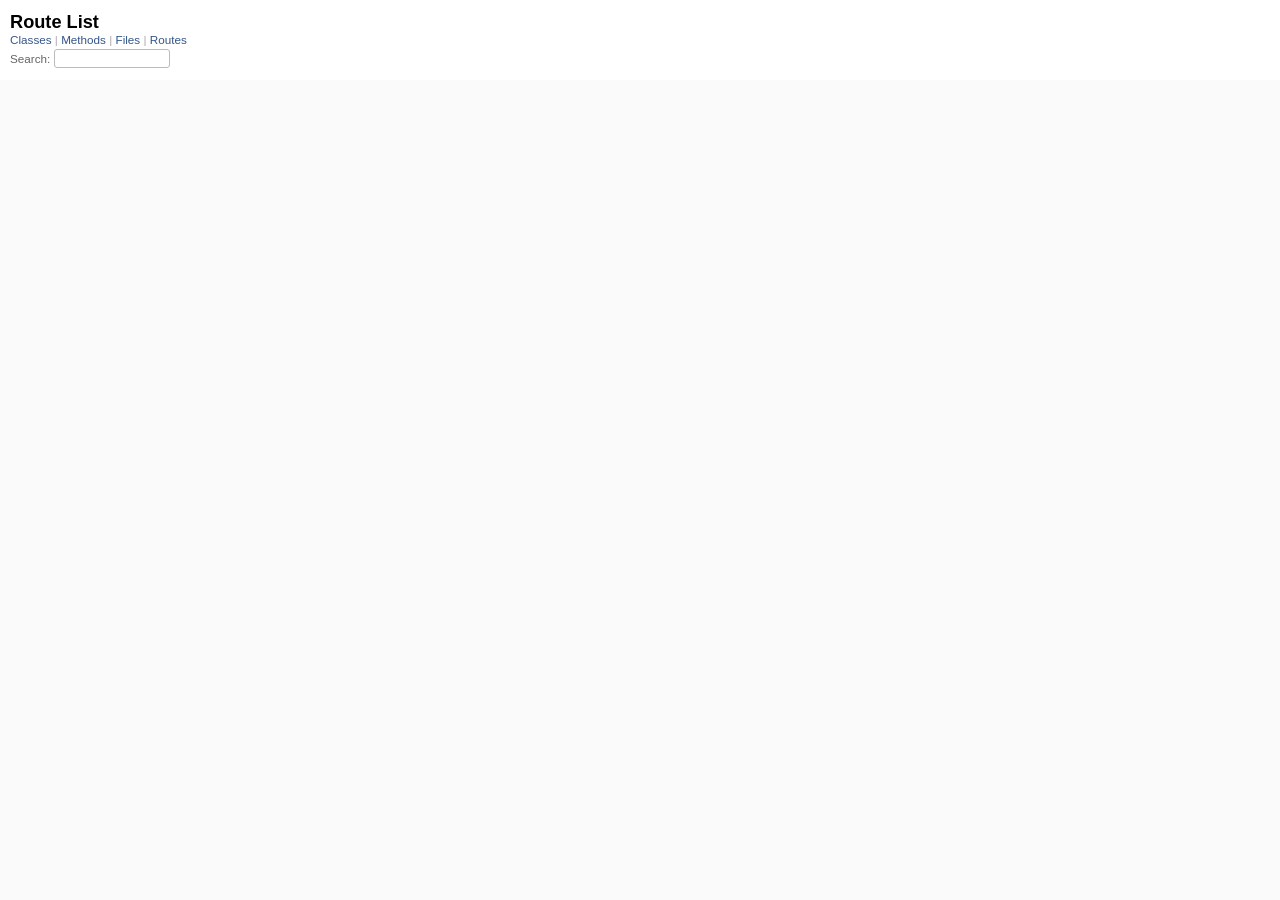
<file: doc/route_list.html>
<!DOCTYPE html>
<html >
  <head>
    <meta name="viewport" content="width=device-width, initial-scale=1.0">
    <meta charset="utf-8" />
    
      <link rel="stylesheet" href="css/full_list.css" type="text/css" media="screen" />
    
      <link rel="stylesheet" href="css/common.css" type="text/css" media="screen" />
    

    
      <script type="text/javascript" charset="utf-8" src="js/jquery.js"></script>
    
      <script type="text/javascript" charset="utf-8" src="js/full_list.js"></script>
    

    <title>Route List</title>
    <base id="base_target" target="_parent" />
  </head>
  <body>
    <div id="content">
      <div class="fixed_header">
        <h1 id="full_list_header">Route List</h1>
        <div id="full_list_nav">
          
            <span><a target="_self" href="class_list.html">
              Classes
            </a></span>
          
            <span><a target="_self" href="method_list.html">
              Methods
            </a></span>
          
            <span><a target="_self" href="file_list.html">
              Files
            </a></span>
          
            <span><a target="_self" href="route_list.html">
              Routes
            </a></span>
          
        </div>

        <div id="search">
          <label for="search-class">Search:</label>
          <input id="search-class" type="text" />
        </div>
      </div>

      <ul id="full_list" class="class">
        


      </ul>
    </div>
  </body>
</html>
</file>
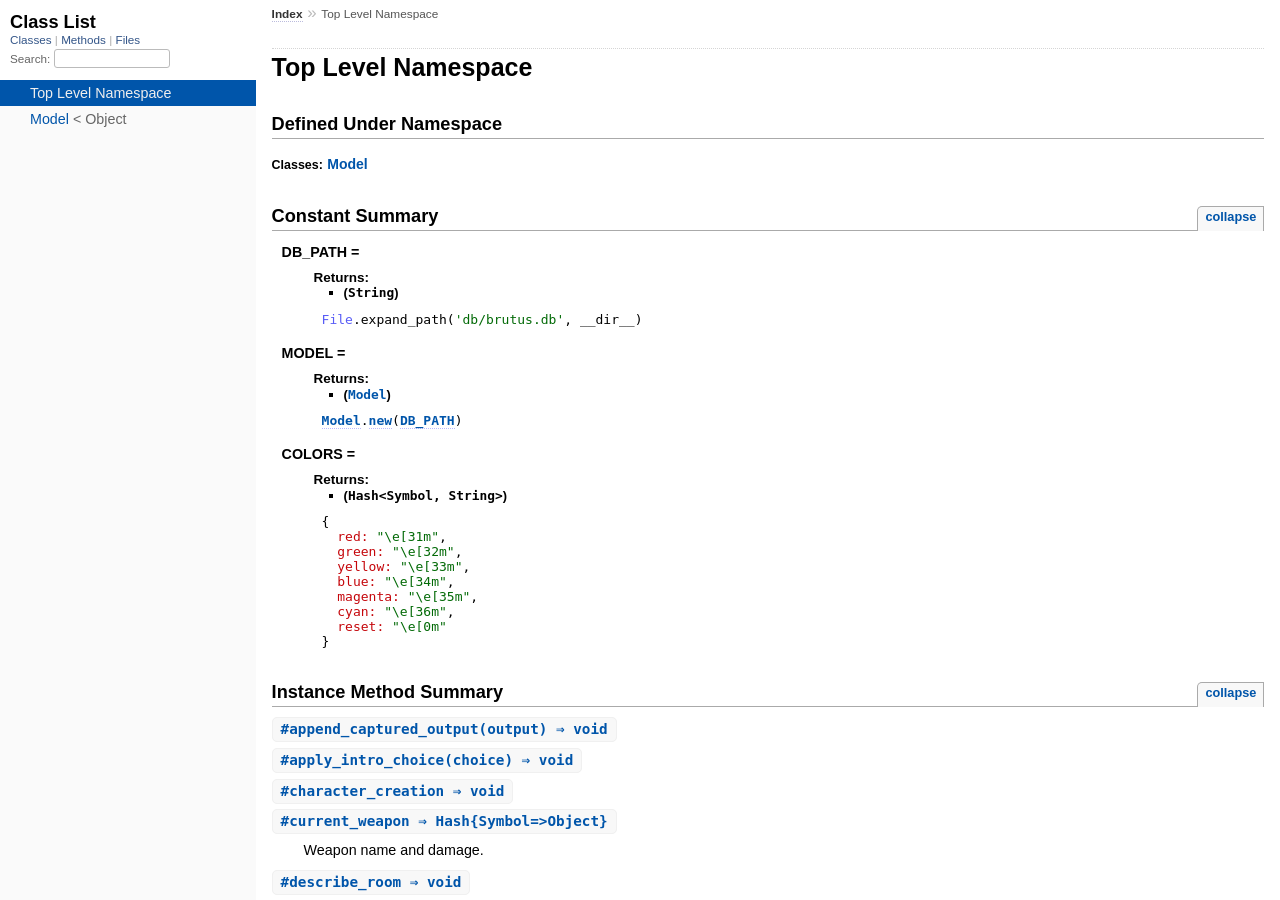
<file: doc/top-level-namespace.html>
<!DOCTYPE html>
<html>
  <head>
    <meta charset="utf-8">
<meta name="viewport" content="width=device-width, initial-scale=1.0">
<title>
  Top Level Namespace
  
    &mdash; Documentation by YARD 0.9.38
  
</title>

  <link rel="stylesheet" href="css/style.css" type="text/css" />

  <link rel="stylesheet" href="css/common.css" type="text/css" />

<script type="text/javascript">
  pathId = "";
  relpath = '';
</script>


  <script type="text/javascript" charset="utf-8" src="js/jquery.js"></script>

  <script type="text/javascript" charset="utf-8" src="js/app.js"></script>


  </head>
  <body>
    <div class="nav_wrap">
      <iframe id="nav" src="class_list.html?1"></iframe>
      <div id="resizer"></div>
    </div>

    <div id="main" tabindex="-1">
      <div id="header">
        <div id="menu">
  
    <a href="_index.html">Index</a> &raquo;
    
    
    <span class="title">Top Level Namespace</span>
  
</div>

        <div id="search">
  
    <a class="full_list_link" id="class_list_link"
        href="class_list.html">

        <svg width="24" height="24">
          <rect x="0" y="4" width="24" height="4" rx="1" ry="1"></rect>
          <rect x="0" y="12" width="24" height="4" rx="1" ry="1"></rect>
          <rect x="0" y="20" width="24" height="4" rx="1" ry="1"></rect>
        </svg>
    </a>
  
</div>
        <div class="clear"></div>
      </div>

      <div id="content"><h1>Top Level Namespace
  
  
  
</h1>
<div class="box_info">
  

  
  
  
  
  

  

  
</div>

<h2>Defined Under Namespace</h2>
<p class="children">
  
    
  
    
      <strong class="classes">Classes:</strong> <span class='object_link'><a href="Model_.html" title="Model (class)">Model</a></span>
    
  
</p>

  
    <h2>
      Constant Summary
      <small><a href="#" class="constants_summary_toggle">collapse</a></small>
    </h2>

    <dl class="constants">
      
        <dt id="DB_PATH-constant" class="">DB_PATH =
          <div class="docstring">
  <div class="discussion">
    

  </div>
</div>
<div class="tags">
  
<p class="tag_title">Returns:</p>
<ul class="return">
  
    <li>
      
      
        <span class='type'>(<tt>String</tt>)</span>
      
      
      
    </li>
  
</ul>

</div>
        </dt>
        <dd><pre class="code"><span class='const'>File</span><span class='period'>.</span><span class='id identifier rubyid_expand_path'>expand_path</span><span class='lparen'>(</span><span class='tstring'><span class='tstring_beg'>&#39;</span><span class='tstring_content'>db/brutus.db</span><span class='tstring_end'>&#39;</span></span><span class='comma'>,</span> <span class='id identifier rubyid___dir__'>__dir__</span><span class='rparen'>)</span></pre></dd>
      
        <dt id="MODEL-constant" class="">MODEL =
          <div class="docstring">
  <div class="discussion">
    

  </div>
</div>
<div class="tags">
  
<p class="tag_title">Returns:</p>
<ul class="return">
  
    <li>
      
      
        <span class='type'>(<tt><span class='object_link'><a href="Model_.html" title="Model (class)">Model</a></span></tt>)</span>
      
      
      
    </li>
  
</ul>

</div>
        </dt>
        <dd><pre class="code"><span class='const'><span class='object_link'><a href="Model_.html" title="Model (class)">Model</a></span></span><span class='period'>.</span><span class='id identifier rubyid_new'><span class='object_link'><a href="Model_.html#initialize-instance_method" title="Model#initialize (method)">new</a></span></span><span class='lparen'>(</span><span class='const'><span class='object_link'><a href="top-level-namespace.html#DB_PATH-constant" title="DB_PATH (constant)">DB_PATH</a></span></span><span class='rparen'>)</span></pre></dd>
      
        <dt id="COLORS-constant" class="">COLORS =
          <div class="docstring">
  <div class="discussion">
    

  </div>
</div>
<div class="tags">
  
<p class="tag_title">Returns:</p>
<ul class="return">
  
    <li>
      
      
        <span class='type'>(<tt>Hash&lt;Symbol, String&gt;</tt>)</span>
      
      
      
    </li>
  
</ul>

</div>
        </dt>
        <dd><pre class="code"><span class='lbrace'>{</span>
  <span class='label'>red:</span> <span class='tstring'><span class='tstring_beg'>&quot;</span><span class='tstring_content'>\e[31m</span><span class='tstring_end'>&quot;</span></span><span class='comma'>,</span>
  <span class='label'>green:</span> <span class='tstring'><span class='tstring_beg'>&quot;</span><span class='tstring_content'>\e[32m</span><span class='tstring_end'>&quot;</span></span><span class='comma'>,</span>
  <span class='label'>yellow:</span> <span class='tstring'><span class='tstring_beg'>&quot;</span><span class='tstring_content'>\e[33m</span><span class='tstring_end'>&quot;</span></span><span class='comma'>,</span>
  <span class='label'>blue:</span> <span class='tstring'><span class='tstring_beg'>&quot;</span><span class='tstring_content'>\e[34m</span><span class='tstring_end'>&quot;</span></span><span class='comma'>,</span>
  <span class='label'>magenta:</span> <span class='tstring'><span class='tstring_beg'>&quot;</span><span class='tstring_content'>\e[35m</span><span class='tstring_end'>&quot;</span></span><span class='comma'>,</span>
  <span class='label'>cyan:</span> <span class='tstring'><span class='tstring_beg'>&quot;</span><span class='tstring_content'>\e[36m</span><span class='tstring_end'>&quot;</span></span><span class='comma'>,</span>
  <span class='label'>reset:</span> <span class='tstring'><span class='tstring_beg'>&quot;</span><span class='tstring_content'>\e[0m</span><span class='tstring_end'>&quot;</span></span>
<span class='rbrace'>}</span></pre></dd>
      
    </dl>
  







  
    <h2>
      Instance Method Summary
      <small><a href="#" class="summary_toggle">collapse</a></small>
    </h2>

    <ul class="summary">
      
        <li class="public ">
  <span class="summary_signature">
    
      <a href="top-level-namespace.html#append_captured_output-instance_method" title="#append_captured_output (instance method)">#<strong>append_captured_output</strong>(output)  &#x21d2; void </a>
    

    
  </span>
  
  
  
  
  
  
  

  
    <span class="summary_desc"><div class='inline'></div></span>
  
</li>

      
        <li class="public ">
  <span class="summary_signature">
    
      <a href="top-level-namespace.html#apply_intro_choice-instance_method" title="#apply_intro_choice (instance method)">#<strong>apply_intro_choice</strong>(choice)  &#x21d2; void </a>
    

    
  </span>
  
  
  
  
  
  
  

  
    <span class="summary_desc"><div class='inline'></div></span>
  
</li>

      
        <li class="public ">
  <span class="summary_signature">
    
      <a href="top-level-namespace.html#character_creation-instance_method" title="#character_creation (instance method)">#<strong>character_creation</strong>  &#x21d2; void </a>
    

    
  </span>
  
  
  
  
  
  
  

  
    <span class="summary_desc"><div class='inline'></div></span>
  
</li>

      
        <li class="public ">
  <span class="summary_signature">
    
      <a href="top-level-namespace.html#current_weapon-instance_method" title="#current_weapon (instance method)">#<strong>current_weapon</strong>  &#x21d2; Hash{Symbol=&gt;Object} </a>
    

    
  </span>
  
  
  
  
  
  
  

  
    <span class="summary_desc"><div class='inline'>
<p>Weapon name and damage.</p>
</div></span>
  
</li>

      
        <li class="public ">
  <span class="summary_signature">
    
      <a href="top-level-namespace.html#describe_room-instance_method" title="#describe_room (instance method)">#<strong>describe_room</strong>  &#x21d2; void </a>
    

    
  </span>
  
  
  
  
  
  
  

  
    <span class="summary_desc"><div class='inline'></div></span>
  
</li>

      
        <li class="public ">
  <span class="summary_signature">
    
      <a href="top-level-namespace.html#describe_room_no_sleep-instance_method" title="#describe_room_no_sleep (instance method)">#<strong>describe_room_no_sleep</strong>  &#x21d2; void </a>
    

    
  </span>
  
  
  
  
  
  
  

  
    <span class="summary_desc"><div class='inline'></div></span>
  
</li>

      
        <li class="public ">
  <span class="summary_signature">
    
      <a href="top-level-namespace.html#equip-instance_method" title="#equip (instance method)">#<strong>equip</strong>(item)  &#x21d2; void </a>
    

    
  </span>
  
  
  
  
  
  
  

  
    <span class="summary_desc"><div class='inline'></div></span>
  
</li>

      
        <li class="public ">
  <span class="summary_signature">
    
      <a href="top-level-namespace.html#gain_experience-instance_method" title="#gain_experience (instance method)">#<strong>gain_experience</strong>(xp)  &#x21d2; void </a>
    

    
  </span>
  
  
  
  
  
  
  

  
    <span class="summary_desc"><div class='inline'></div></span>
  
</li>

      
        <li class="public ">
  <span class="summary_signature">
    
      <a href="top-level-namespace.html#game_initialize-instance_method" title="#game_initialize (instance method)">#<strong>game_initialize</strong>  &#x21d2; void </a>
    

    
  </span>
  
  
  
  
  
  
  

  
    <span class="summary_desc"><div class='inline'></div></span>
  
</li>

      
        <li class="public ">
  <span class="summary_signature">
    
      <a href="top-level-namespace.html#game_loop-instance_method" title="#game_loop (instance method)">#<strong>game_loop</strong>  &#x21d2; void </a>
    

    
  </span>
  
  
  
  
  
  
  

  
    <span class="summary_desc"><div class='inline'></div></span>
  
</li>

      
        <li class="public ">
  <span class="summary_signature">
    
      <a href="top-level-namespace.html#initiate_combat-instance_method" title="#initiate_combat (instance method)">#<strong>initiate_combat</strong>(enemy)  &#x21d2; Boolean, void </a>
    

    
  </span>
  
  
  
  
  
  
  

  
    <span class="summary_desc"><div class='inline'>
<p>False when cancelled/invalid, otherwise nil.</p>
</div></span>
  
</li>

      
        <li class="public ">
  <span class="summary_signature">
    
      <a href="top-level-namespace.html#introduction_dialogue-instance_method" title="#introduction_dialogue (instance method)">#<strong>introduction_dialogue</strong>  &#x21d2; void </a>
    

    
  </span>
  
  
  
  
  
  
  

  
    <span class="summary_desc"><div class='inline'></div></span>
  
</li>

      
        <li class="public ">
  <span class="summary_signature">
    
      <a href="top-level-namespace.html#introduction_dialogue_web_intro_only-instance_method" title="#introduction_dialogue_web_intro_only (instance method)">#<strong>introduction_dialogue_web_intro_only</strong>  &#x21d2; void </a>
    

    
  </span>
  
  
  
  
  
  
  

  
    <span class="summary_desc"><div class='inline'></div></span>
  
</li>

      
        <li class="public ">
  <span class="summary_signature">
    
      <a href="top-level-namespace.html#level_up-instance_method" title="#level_up (instance method)">#<strong>level_up</strong>  &#x21d2; void </a>
    

    
  </span>
  
  
  
  
  
  
  

  
    <span class="summary_desc"><div class='inline'></div></span>
  
</li>

      
        <li class="public ">
  <span class="summary_signature">
    
      <a href="top-level-namespace.html#loot_chance-instance_method" title="#loot_chance (instance method)">#<strong>loot_chance</strong>(enemy)  &#x21d2; void </a>
    

    
  </span>
  
  
  
  
  
  
  

  
    <span class="summary_desc"><div class='inline'></div></span>
  
</li>

      
        <li class="public ">
  <span class="summary_signature">
    
      <a href="top-level-namespace.html#move_to-instance_method" title="#move_to (instance method)">#<strong>move_to</strong>(direction)  &#x21d2; void </a>
    

    
  </span>
  
  
  
  
  
  
  

  
    <span class="summary_desc"><div class='inline'></div></span>
  
</li>

      
        <li class="public ">
  <span class="summary_signature">
    
      <a href="top-level-namespace.html#push_line-instance_method" title="#push_line (instance method)">#<strong>push_line</strong>(text, delay_ms: 0)  &#x21d2; void </a>
    

    
  </span>
  
  
  
  
  
  
  

  
    <span class="summary_desc"><div class='inline'></div></span>
  
</li>

      
        <li class="public ">
  <span class="summary_signature">
    
      <a href="top-level-namespace.html#show_help-instance_method" title="#show_help (instance method)">#<strong>show_help</strong>  &#x21d2; void </a>
    

    
  </span>
  
  
  
  
  
  
  

  
    <span class="summary_desc"><div class='inline'></div></span>
  
</li>

      
        <li class="public ">
  <span class="summary_signature">
    
      <a href="top-level-namespace.html#show_inventory-instance_method" title="#show_inventory (instance method)">#<strong>show_inventory</strong>  &#x21d2; void </a>
    

    
  </span>
  
  
  
  
  
  
  

  
    <span class="summary_desc"><div class='inline'></div></span>
  
</li>

      
        <li class="public ">
  <span class="summary_signature">
    
      <a href="top-level-namespace.html#show_stats-instance_method" title="#show_stats (instance method)">#<strong>show_stats</strong>  &#x21d2; void </a>
    

    
  </span>
  
  
  
  
  
  
  

  
    <span class="summary_desc"><div class='inline'></div></span>
  
</li>

      
        <li class="public ">
  <span class="summary_signature">
    
      <a href="top-level-namespace.html#start-instance_method" title="#start (instance method)">#<strong>start</strong>  &#x21d2; void </a>
    

    
  </span>
  
  
  
  
  
  
  

  
    <span class="summary_desc"><div class='inline'></div></span>
  
</li>

      
        <li class="public ">
  <span class="summary_signature">
    
      <a href="top-level-namespace.html#take_item-instance_method" title="#take_item (instance method)">#<strong>take_item</strong>(item)  &#x21d2; void </a>
    

    
  </span>
  
  
  
  
  
  
  

  
    <span class="summary_desc"><div class='inline'></div></span>
  
</li>

      
        <li class="public ">
  <span class="summary_signature">
    
      <a href="top-level-namespace.html#unequip-instance_method" title="#unequip (instance method)">#<strong>unequip</strong>(item)  &#x21d2; void </a>
    

    
  </span>
  
  
  
  
  
  
  

  
    <span class="summary_desc"><div class='inline'></div></span>
  
</li>

      
        <li class="public ">
  <span class="summary_signature">
    
      <a href="top-level-namespace.html#use_item-instance_method" title="#use_item (instance method)">#<strong>use_item</strong>(item)  &#x21d2; void </a>
    

    
  </span>
  
  
  
  
  
  
  

  
    <span class="summary_desc"><div class='inline'></div></span>
  
</li>

      
        <li class="public ">
  <span class="summary_signature">
    
      <a href="top-level-namespace.html#web_sleep-instance_method" title="#web_sleep (instance method)">#<strong>web_sleep</strong>(seconds)  &#x21d2; void </a>
    

    
  </span>
  
  
  
  
  
  
  

  
    <span class="summary_desc"><div class='inline'></div></span>
  
</li>

      
    </ul>
  



  <div id="instance_method_details" class="method_details_list">
    <h2>Instance Method Details</h2>

    
      <div class="method_details first">
  <h3 class="signature first" id="append_captured_output-instance_method">
  
    #<strong>append_captured_output</strong>(output)  &#x21d2; <tt>void</tt> 
  

  

  
</h3><div class="docstring">
  <div class="discussion">
    <p class="note returns_void">This method returns an undefined value.</p>

  </div>
</div>
<div class="tags">
  <p class="tag_title">Parameters:</p>
<ul class="param">
  
    <li>
      
        <span class='name'>output</span>
      
      
        <span class='type'>(<tt>String</tt>)</span>
      
      
      
        &mdash;
        <div class='inline'>
<p>captured stdout text</p>
</div>
      
    </li>
  
</ul>


</div><table class="source_code">
  <tr>
    <td>
      <pre class="lines">


357
358
359
360
361
362
363
364
365
366
367
368
369
370
371</pre>
    </td>
    <td>
      <pre class="code"><span class="info file"># File 'app.rb', line 357</span>

<span class='kw'>def</span> <span class='id identifier rubyid_append_captured_output'>append_captured_output</span><span class='lparen'>(</span><span class='id identifier rubyid_output'>output</span><span class='rparen'>)</span>
  <span class='id identifier rubyid_delay_ms'>delay_ms</span> <span class='op'>=</span> <span class='int'>0</span>

  <span class='id identifier rubyid_output'>output</span><span class='period'>.</span><span class='id identifier rubyid_to_s'>to_s</span><span class='period'>.</span><span class='id identifier rubyid_each_line'>each_line</span> <span class='kw'>do</span> <span class='op'>|</span><span class='id identifier rubyid_raw'>raw</span><span class='op'>|</span>
    <span class='id identifier rubyid_line'>line</span> <span class='op'>=</span> <span class='id identifier rubyid_raw'>raw</span><span class='period'>.</span><span class='id identifier rubyid_chomp'>chomp</span>
    <span class='kw'>next</span> <span class='kw'>if</span> <span class='id identifier rubyid_line'>line</span><span class='period'>.</span><span class='id identifier rubyid_strip'>strip</span><span class='period'>.</span><span class='id identifier rubyid_empty?'>empty?</span>

    <span class='kw'>if</span> <span class='id identifier rubyid_line'>line</span><span class='period'>.</span><span class='id identifier rubyid_start_with?'>start_with?</span><span class='lparen'>(</span><span class='tstring'><span class='tstring_beg'>&quot;</span><span class='tstring_content'>__SLEEP__:</span><span class='tstring_end'>&quot;</span></span><span class='rparen'>)</span>
      <span class='id identifier rubyid_seconds'>seconds</span> <span class='op'>=</span> <span class='id identifier rubyid_line'>line</span><span class='period'>.</span><span class='id identifier rubyid_split'>split</span><span class='lparen'>(</span><span class='tstring'><span class='tstring_beg'>&quot;</span><span class='tstring_content'>:</span><span class='tstring_end'>&quot;</span></span><span class='comma'>,</span> <span class='int'>2</span><span class='rparen'>)</span><span class='period'>.</span><span class='id identifier rubyid_last'>last</span><span class='period'>.</span><span class='id identifier rubyid_to_f'>to_f</span>
      <span class='id identifier rubyid_delay_ms'>delay_ms</span> <span class='op'>+=</span> <span class='lparen'>(</span><span class='id identifier rubyid_seconds'>seconds</span> <span class='op'>*</span> <span class='int'>1000</span><span class='rparen'>)</span><span class='period'>.</span><span class='id identifier rubyid_to_i'>to_i</span>
    <span class='kw'>else</span>
      <span class='id identifier rubyid_push_line'><span class='object_link'><a href="#push_line-instance_method" title="#push_line (method)">push_line</a></span></span><span class='lparen'>(</span><span class='id identifier rubyid_line'>line</span><span class='comma'>,</span> <span class='label'>delay_ms:</span> <span class='id identifier rubyid_delay_ms'>delay_ms</span><span class='rparen'>)</span>
    <span class='kw'>end</span>
  <span class='kw'>end</span>
<span class='kw'>end</span></pre>
    </td>
  </tr>
</table>
</div>
    
      <div class="method_details ">
  <h3 class="signature " id="apply_intro_choice-instance_method">
  
    #<strong>apply_intro_choice</strong>(choice)  &#x21d2; <tt>void</tt> 
  

  

  
</h3><div class="docstring">
  <div class="discussion">
    <p class="note returns_void">This method returns an undefined value.</p>

  </div>
</div>
<div class="tags">
  <p class="tag_title">Parameters:</p>
<ul class="param">
  
    <li>
      
        <span class='name'>choice</span>
      
      
        <span class='type'>(<tt>String</tt>)</span>
      
      
      
        &mdash;
        <div class='inline'>
<p>intro choice input</p>
</div>
      
    </li>
  
</ul>


</div><table class="source_code">
  <tr>
    <td>
      <pre class="lines">


132
133
134
135
136
137
138
139
140
141
142
143
144
145
146
147</pre>
    </td>
    <td>
      <pre class="code"><span class="info file"># File 'app.rb', line 132</span>

<span class='kw'>def</span> <span class='id identifier rubyid_apply_intro_choice'>apply_intro_choice</span><span class='lparen'>(</span><span class='id identifier rubyid_choice'>choice</span><span class='rparen'>)</span>
  <span class='kw'>case</span> <span class='id identifier rubyid_choice'>choice</span>
  <span class='kw'>when</span> <span class='tstring'><span class='tstring_beg'>&quot;</span><span class='tstring_content'>1</span><span class='tstring_end'>&quot;</span></span>
    <span class='id identifier rubyid_puts'>puts</span> <span class='tstring'><span class='tstring_beg'>&quot;</span><span class='embexpr_beg'>#{</span><span class='id identifier rubyid_player_name'>player_name</span><span class='embexpr_end'>}</span><span class='tstring_content'>: I&#39;m twelve. Both of my parents went missing some days ago.</span><span class='tstring_end'>&quot;</span></span>
    <span class='ivar'>@game_state</span><span class='lbracket'>[</span><span class='symbol'>:robbert_trust</span><span class='rbracket'>]</span> <span class='op'>+=</span> <span class='int'>2</span>
  <span class='kw'>when</span> <span class='tstring'><span class='tstring_beg'>&quot;</span><span class='tstring_content'>2</span><span class='tstring_end'>&quot;</span></span>
    <span class='id identifier rubyid_puts'>puts</span> <span class='tstring'><span class='tstring_beg'>&quot;</span><span class='embexpr_beg'>#{</span><span class='id identifier rubyid_player_name'>player_name</span><span class='embexpr_end'>}</span><span class='tstring_content'>: I&#39;m... sixteen. I got separated from my unit.</span><span class='tstring_end'>&quot;</span></span>
    <span class='ivar'>@game_state</span><span class='lbracket'>[</span><span class='symbol'>:robbert_trust</span><span class='rbracket'>]</span> <span class='op'>-=</span> <span class='int'>1</span>
    <span class='id identifier rubyid_puts'>puts</span> <span class='tstring'><span class='tstring_beg'>&quot;</span><span class='tstring_content'>Robbert: ...My condolences.</span><span class='tstring_end'>&quot;</span></span>
  <span class='kw'>else</span>
    <span class='id identifier rubyid_puts'>puts</span> <span class='tstring'><span class='tstring_beg'>&quot;</span><span class='embexpr_beg'>#{</span><span class='id identifier rubyid_player_name'>player_name</span><span class='embexpr_end'>}</span><span class='tstring_content'>: ...</span><span class='tstring_end'>&quot;</span></span>
    <span class='id identifier rubyid_puts'>puts</span> <span class='tstring'><span class='tstring_beg'>&quot;</span><span class='tstring_content'>Robbert: Tough kid, eh? Alright then.</span><span class='tstring_end'>&quot;</span></span>
  <span class='kw'>end</span>
  <span class='ivar'>@game_state</span><span class='lbracket'>[</span><span class='symbol'>:knows_about_invasion</span><span class='rbracket'>]</span> <span class='op'>=</span> <span class='kw'>true</span>
  <span class='id identifier rubyid_describe_room_no_sleep'><span class='object_link'><a href="#describe_room_no_sleep-instance_method" title="#describe_room_no_sleep (method)">describe_room_no_sleep</a></span></span>
<span class='kw'>end</span></pre>
    </td>
  </tr>
</table>
</div>
    
      <div class="method_details ">
  <h3 class="signature " id="character_creation-instance_method">
  
    #<strong>character_creation</strong>  &#x21d2; <tt>void</tt> 
  

  

  
</h3><div class="docstring">
  <div class="discussion">
    <p class="note returns_void">This method returns an undefined value.</p>

  </div>
</div>
<div class="tags">
  

</div><table class="source_code">
  <tr>
    <td>
      <pre class="lines">


524
525
526
527
528
529
530
531
532
533
534
535
536
537
538
539
540
541
542
543
544
545
546
547
548
549
550
551
552
553
554
555
556
557
558
559
560
561
562
563
564
565
566
567
568
569
570
571
572
573
574</pre>
    </td>
    <td>
      <pre class="code"><span class="info file"># File 'app.rb', line 524</span>

<span class='kw'>def</span> <span class='id identifier rubyid_character_creation'>character_creation</span>
  <span class='id identifier rubyid_system'>system</span><span class='lparen'>(</span><span class='tstring'><span class='tstring_beg'>&#39;</span><span class='tstring_content'>cls</span><span class='tstring_end'>&#39;</span></span><span class='rparen'>)</span>
  <span class='id identifier rubyid_web_sleep'><span class='object_link'><a href="#web_sleep-instance_method" title="#web_sleep (method)">web_sleep</a></span></span><span class='lparen'>(</span><span class='int'>1</span><span class='rparen'>)</span>
  <span class='id identifier rubyid_puts'>puts</span> <span class='tstring'><span class='tstring_beg'>&quot;</span><span class='tstring_content'>???: What&#39;s your name, kid?</span><span class='tstring_end'>&quot;</span></span>
  <span class='id identifier rubyid_web_sleep'><span class='object_link'><a href="#web_sleep-instance_method" title="#web_sleep (method)">web_sleep</a></span></span><span class='lparen'>(</span><span class='int'>1</span><span class='rparen'>)</span>
  <span class='id identifier rubyid_puts'>puts</span> <span class='tstring'><span class='tstring_beg'>&quot;</span><span class='embexpr_beg'>#{</span><span class='id identifier rubyid_colorize'>colorize</span><span class='lparen'>(</span><span class='tstring'><span class='tstring_beg'>&#39;</span><span class='tstring_content'>He stretches out his war-torn hand.</span><span class='tstring_end'>&#39;</span></span><span class='comma'>,</span> <span class='symbol'>:green</span><span class='rparen'>)</span><span class='embexpr_end'>}</span><span class='tstring_end'>&quot;</span></span>
  <span class='ivar'>@playername</span> <span class='op'>=</span> <span class='id identifier rubyid_gets'>gets</span><span class='period'>.</span><span class='id identifier rubyid_chomp'>chomp</span>
  <span class='id identifier rubyid_web_sleep'><span class='object_link'><a href="#web_sleep-instance_method" title="#web_sleep (method)">web_sleep</a></span></span><span class='lparen'>(</span><span class='int'>1</span><span class='rparen'>)</span>
  <span class='id identifier rubyid_puts'>puts</span> <span class='tstring'><span class='tstring_beg'>&quot;</span><span class='embexpr_beg'>#{</span><span class='id identifier rubyid_colorize'>colorize</span><span class='lparen'>(</span><span class='tstring'><span class='tstring_beg'>&#39;</span><span class='tstring_content'>*You grab his hand and pull yourself up*</span><span class='tstring_end'>&#39;</span></span><span class='comma'>,</span> <span class='symbol'>:green</span><span class='rparen'>)</span><span class='embexpr_end'>}</span><span class='tstring_end'>&quot;</span></span>
  <span class='id identifier rubyid_web_sleep'><span class='object_link'><a href="#web_sleep-instance_method" title="#web_sleep (method)">web_sleep</a></span></span><span class='lparen'>(</span><span class='int'>2</span><span class='rparen'>)</span>
  <span class='id identifier rubyid_puts'>puts</span> <span class='tstring'><span class='tstring_beg'>&quot;</span><span class='tstring_content'>You: My name is </span><span class='embexpr_beg'>#{</span><span class='id identifier rubyid_player_name'>player_name</span><span class='embexpr_end'>}</span><span class='tstring_content'>.</span><span class='tstring_end'>&quot;</span></span>
  <span class='id identifier rubyid_web_sleep'><span class='object_link'><a href="#web_sleep-instance_method" title="#web_sleep (method)">web_sleep</a></span></span><span class='lparen'>(</span><span class='int'>2</span><span class='rparen'>)</span>
  <span class='kw'>if</span> <span class='ivar'>@playername</span><span class='period'>.</span><span class='id identifier rubyid_length'>length</span> <span class='op'>&gt;</span> <span class='int'>10</span>
    <span class='id identifier rubyid_puts'>puts</span> <span class='tstring'><span class='tstring_beg'>&quot;</span><span class='tstring_content'>???: What?? That&#39;s too long!\n???: At least give me a nickname I can use!</span><span class='tstring_end'>&quot;</span></span>
    <span class='ivar'>@playername</span> <span class='op'>=</span> <span class='id identifier rubyid_gets'>gets</span><span class='period'>.</span><span class='id identifier rubyid_chomp'>chomp</span>
  <span class='kw'>end</span>

  <span class='kw'>while</span> <span class='ivar'>@playername</span><span class='period'>.</span><span class='id identifier rubyid_include?'>include?</span><span class='lparen'>(</span><span class='tstring'><span class='tstring_beg'>&quot;</span><span class='tstring_content'>Brutus</span><span class='tstring_end'>&quot;</span></span><span class='rparen'>)</span> <span class='op'>||</span> <span class='ivar'>@playername</span><span class='period'>.</span><span class='id identifier rubyid_length'>length</span> <span class='op'>&gt;=</span> <span class='int'>10</span> <span class='op'>||</span> <span class='ivar'>@playername</span><span class='period'>.</span><span class='id identifier rubyid_length'>length</span> <span class='op'>&lt;=</span> <span class='int'>2</span> <span class='op'>||</span> <span class='ivar'>@playername</span><span class='period'>.</span><span class='id identifier rubyid_include?'>include?</span><span class='lparen'>(</span><span class='tstring'><span class='tstring_beg'>&#39;</span><span class='tstring_content'> </span><span class='tstring_end'>&#39;</span></span><span class='rparen'>)</span>
    <span class='id identifier rubyid_puts'>puts</span> <span class='tstring'><span class='tstring_beg'>&quot;</span><span class='tstring_content'>???: Stop lying. No parent would name their child that.</span><span class='tstring_end'>&quot;</span></span>
    <span class='id identifier rubyid_sleep'>sleep</span> <span class='float'>0.7</span>
    <span class='kw'>if</span> <span class='op'>!</span><span class='ivar'>@game_state</span><span class='lbracket'>[</span><span class='symbol'>:name_lie</span><span class='rbracket'>]</span>
      <span class='ivar'>@game_state</span><span class='lbracket'>[</span><span class='symbol'>:robbert_trust</span><span class='rbracket'>]</span> <span class='op'>-=</span> <span class='int'>2</span>
      <span class='ivar'>@game_state</span><span class='lbracket'>[</span><span class='symbol'>:name_lie</span><span class='rbracket'>]</span> <span class='op'>=</span> <span class='kw'>true</span>
    <span class='kw'>end</span>
    <span class='id identifier rubyid_puts'>puts</span> <span class='tstring'><span class='tstring_beg'>&quot;</span><span class='tstring_content'>???: What&#39;s your actual name?</span><span class='tstring_end'>&quot;</span></span>
    <span class='ivar'>@playername</span> <span class='op'>=</span> <span class='id identifier rubyid_gets'>gets</span><span class='period'>.</span><span class='id identifier rubyid_chomp'>chomp</span>
  <span class='kw'>end</span>

  <span class='id identifier rubyid_firstletter'>firstletter</span> <span class='op'>=</span> <span class='ivar'>@playername</span><span class='lbracket'>[</span><span class='int'>0</span><span class='rbracket'>]</span><span class='op'>&amp;.</span><span class='id identifier rubyid_upcase'>upcase</span>
  <span class='kw'>case</span> <span class='id identifier rubyid_firstletter'>firstletter</span>
  <span class='kw'>when</span> <span class='tstring'><span class='tstring_beg'>&quot;</span><span class='tstring_content'>S</span><span class='tstring_end'>&quot;</span></span>
    <span class='id identifier rubyid_puts'>puts</span> <span class='tstring'><span class='tstring_beg'>&quot;</span><span class='tstring_content'>???: </span><span class='embexpr_beg'>#{</span><span class='id identifier rubyid_player_name'>player_name</span><span class='embexpr_end'>}</span><span class='tstring_content'>, huh? Strong name. Don&#39;t worry, I&#39;ve been on more battlefields than you can count. I&#39;ll get you out of here.</span><span class='tstring_end'>&quot;</span></span>
  <span class='kw'>when</span> <span class='tstring'><span class='tstring_beg'>&quot;</span><span class='tstring_content'>G</span><span class='tstring_end'>&quot;</span></span>
    <span class='id identifier rubyid_puts'>puts</span> <span class='tstring'><span class='tstring_beg'>&quot;</span><span class='tstring_content'>???: </span><span class='embexpr_beg'>#{</span><span class='id identifier rubyid_player_name'>player_name</span><span class='embexpr_end'>}</span><span class='tstring_content'>, huh..?</span><span class='tstring_end'>&quot;</span></span>
    <span class='id identifier rubyid_puts'>puts</span> <span class='tstring'><span class='tstring_beg'>&quot;</span><span class='embexpr_beg'>#{</span><span class='id identifier rubyid_colorize'>colorize</span><span class='lparen'>(</span><span class='tstring'><span class='tstring_beg'>&#39;</span><span class='tstring_content'>He looks at you strangely</span><span class='tstring_end'>&#39;</span></span><span class='comma'>,</span> <span class='symbol'>:green</span><span class='rparen'>)</span><span class='embexpr_end'>}</span><span class='tstring_content'>.</span><span class='tstring_end'>&quot;</span></span>
  <span class='kw'>when</span> <span class='tstring'><span class='tstring_beg'>&quot;</span><span class='tstring_content'>J</span><span class='tstring_end'>&quot;</span></span>
    <span class='id identifier rubyid_puts'>puts</span> <span class='tstring'><span class='tstring_beg'>&quot;</span><span class='tstring_content'>???: </span><span class='embexpr_beg'>#{</span><span class='id identifier rubyid_player_name'>player_name</span><span class='embexpr_end'>}</span><span class='tstring_content'>, huh? An honorable name. I can tell you&#39;ll be great. Don&#39;t worry, I&#39;ve been on more battlefields than you can count. I&#39;ll get you out of here.</span><span class='tstring_end'>&quot;</span></span>
  <span class='kw'>when</span> <span class='tstring'><span class='tstring_beg'>&quot;</span><span class='tstring_content'>H</span><span class='tstring_end'>&quot;</span></span>
    <span class='id identifier rubyid_puts'>puts</span> <span class='tstring'><span class='tstring_beg'>&quot;</span><span class='tstring_content'>???: </span><span class='embexpr_beg'>#{</span><span class='id identifier rubyid_player_name'>player_name</span><span class='embexpr_end'>}</span><span class='tstring_content'>, huh? A name of vice. Don&#39;t worry, I&#39;ve been on more battlefields than you can count. I&#39;ll get you out of here.</span><span class='tstring_end'>&quot;</span></span>
  <span class='kw'>when</span> <span class='tstring'><span class='tstring_beg'>&quot;</span><span class='tstring_content'>A</span><span class='tstring_end'>&quot;</span></span>
    <span class='id identifier rubyid_puts'>puts</span> <span class='tstring'><span class='tstring_beg'>&quot;</span><span class='tstring_content'>???: </span><span class='embexpr_beg'>#{</span><span class='id identifier rubyid_player_name'>player_name</span><span class='embexpr_end'>}</span><span class='tstring_content'>, huh? A wise name. Don&#39;t worry, I&#39;ve been on more battlefields than you can count. I&#39;ll get you out of here.</span><span class='tstring_end'>&quot;</span></span>
  <span class='kw'>when</span> <span class='tstring'><span class='tstring_beg'>&quot;</span><span class='tstring_content'>N</span><span class='tstring_end'>&quot;</span></span>
    <span class='id identifier rubyid_puts'>puts</span> <span class='tstring'><span class='tstring_beg'>&quot;</span><span class='tstring_content'>???: </span><span class='embexpr_beg'>#{</span><span class='id identifier rubyid_player_name'>player_name</span><span class='embexpr_end'>}</span><span class='tstring_content'>, huh? An interesting name. Don&#39;t worry, I&#39;ve been on more battlefields than you can count. I&#39;ll get you out of here.</span><span class='tstring_end'>&quot;</span></span>
  <span class='kw'>when</span> <span class='tstring'><span class='tstring_beg'>&quot;</span><span class='tstring_content'>R</span><span class='tstring_end'>&quot;</span></span>
    <span class='id identifier rubyid_puts'>puts</span> <span class='tstring'><span class='tstring_beg'>&quot;</span><span class='tstring_content'>???: </span><span class='embexpr_beg'>#{</span><span class='id identifier rubyid_player_name'>player_name</span><span class='embexpr_end'>}</span><span class='tstring_content'>, huh? Peculiar name. Don&#39;t worry, I&#39;ve been on more battlefields than you can count. I&#39;ll get you out of here.</span><span class='tstring_end'>&quot;</span></span>
  <span class='kw'>when</span> <span class='tstring'><span class='tstring_beg'>&quot;</span><span class='tstring_content'>X</span><span class='tstring_end'>&quot;</span></span>
    <span class='id identifier rubyid_puts'>puts</span> <span class='tstring'><span class='tstring_beg'>&quot;</span><span class='tstring_content'>???: </span><span class='embexpr_beg'>#{</span><span class='id identifier rubyid_player_name'>player_name</span><span class='embexpr_end'>}</span><span class='tstring_content'>..? Fascinating name. &#39;X&#39; just so happens to be my favorite letter. I can tell we&#39;ll get along well.</span><span class='tstring_end'>&quot;</span></span>
  <span class='kw'>else</span>
    <span class='id identifier rubyid_puts'>puts</span> <span class='tstring'><span class='tstring_beg'>&quot;</span><span class='tstring_content'>???: </span><span class='embexpr_beg'>#{</span><span class='id identifier rubyid_player_name'>player_name</span><span class='embexpr_end'>}</span><span class='tstring_content'>, huh? Don&#39;t worry, I&#39;ve been on more battlefields than you can count. I&#39;ll get you out of here.</span><span class='tstring_end'>&quot;</span></span>
  <span class='kw'>end</span>
<span class='kw'>end</span></pre>
    </td>
  </tr>
</table>
</div>
    
      <div class="method_details ">
  <h3 class="signature " id="current_weapon-instance_method">
  
    #<strong>current_weapon</strong>  &#x21d2; <tt>Hash{Symbol=&gt;Object}</tt> 
  

  

  
</h3><div class="docstring">
  <div class="discussion">
    
<p>Returns weapon name and damage.</p>


  </div>
</div>
<div class="tags">
  
<p class="tag_title">Returns:</p>
<ul class="return">
  
    <li>
      
      
        <span class='type'>(<tt>Hash{Symbol=&gt;Object}</tt>)</span>
      
      
      
        &mdash;
        <div class='inline'>
<p>weapon name and damage</p>
</div>
      
    </li>
  
</ul>

</div><table class="source_code">
  <tr>
    <td>
      <pre class="lines">


938
939
940
941
942
943
944
945
946</pre>
    </td>
    <td>
      <pre class="code"><span class="info file"># File 'app.rb', line 938</span>

<span class='kw'>def</span> <span class='id identifier rubyid_current_weapon'>current_weapon</span>
  <span class='kw'>if</span> <span class='ivar'>@player_inventory</span><span class='period'>.</span><span class='id identifier rubyid_include?'>include?</span><span class='lparen'>(</span><span class='tstring'><span class='tstring_beg'>&quot;</span><span class='tstring_content'>spear</span><span class='tstring_end'>&quot;</span></span><span class='rparen'>)</span> <span class='op'>&amp;&amp;</span> <span class='ivar'>@equipped_weapon</span> <span class='op'>==</span> <span class='tstring'><span class='tstring_beg'>&quot;</span><span class='tstring_content'>spear</span><span class='tstring_end'>&quot;</span></span>
    <span class='lbrace'>{</span><span class='label'>name:</span> <span class='tstring'><span class='tstring_beg'>&quot;</span><span class='tstring_content'>spear</span><span class='tstring_end'>&quot;</span></span><span class='comma'>,</span> <span class='label'>damage:</span> <span class='int'>10</span><span class='rbrace'>}</span>
  <span class='kw'>elsif</span> <span class='ivar'>@player_inventory</span><span class='period'>.</span><span class='id identifier rubyid_include?'>include?</span><span class='lparen'>(</span><span class='tstring'><span class='tstring_beg'>&quot;</span><span class='tstring_content'>sword</span><span class='tstring_end'>&quot;</span></span><span class='rparen'>)</span> <span class='op'>&amp;&amp;</span> <span class='lparen'>(</span><span class='ivar'>@equipped_weapon</span> <span class='op'>==</span> <span class='tstring'><span class='tstring_beg'>&quot;</span><span class='tstring_content'>sword</span><span class='tstring_end'>&quot;</span></span> <span class='op'>||</span> <span class='ivar'>@equipped_weapon</span><span class='period'>.</span><span class='id identifier rubyid_nil?'>nil?</span><span class='rparen'>)</span>
    <span class='lbrace'>{</span><span class='label'>name:</span> <span class='tstring'><span class='tstring_beg'>&quot;</span><span class='tstring_content'>sword</span><span class='tstring_end'>&quot;</span></span><span class='comma'>,</span> <span class='label'>damage:</span> <span class='int'>8</span><span class='rbrace'>}</span>
  <span class='kw'>else</span>
    <span class='lbrace'>{</span><span class='label'>name:</span> <span class='tstring'><span class='tstring_beg'>&quot;</span><span class='tstring_content'>fists</span><span class='tstring_end'>&quot;</span></span><span class='comma'>,</span> <span class='label'>damage:</span> <span class='int'>3</span><span class='rbrace'>}</span>
  <span class='kw'>end</span>
<span class='kw'>end</span></pre>
    </td>
  </tr>
</table>
</div>
    
      <div class="method_details ">
  <h3 class="signature " id="describe_room-instance_method">
  
    #<strong>describe_room</strong>  &#x21d2; <tt>void</tt> 
  

  

  
</h3><div class="docstring">
  <div class="discussion">
    <p class="note returns_void">This method returns an undefined value.</p>

  </div>
</div>
<div class="tags">
  

</div><table class="source_code">
  <tr>
    <td>
      <pre class="lines">


855
856
857
858
859
860
861
862
863
864
865
866
867
868
869
870
871
872
873
874
875
876</pre>
    </td>
    <td>
      <pre class="code"><span class="info file"># File 'app.rb', line 855</span>

<span class='kw'>def</span> <span class='id identifier rubyid_describe_room'>describe_room</span>
  <span class='kw'>case</span> <span class='ivar'>@current_room</span>
  <span class='kw'>when</span> <span class='symbol'>:battlefield</span>
    <span class='id identifier rubyid_puts'>puts</span> <span class='tstring'><span class='tstring_beg'>&quot;</span><span class='tstring_content'>\nDay </span><span class='embexpr_beg'>#{</span><span class='ivar'>@day</span><span class='embexpr_end'>}</span><span class='tstring_content'>, </span><span class='embexpr_beg'>#{</span><span class='ivar'>@time</span><span class='period'>.</span><span class='id identifier rubyid_capitalize'>capitalize</span><span class='embexpr_end'>}</span><span class='tstring_content'>:  \nA horrendous sight.</span><span class='tstring_end'>&quot;</span></span>
    <span class='id identifier rubyid_web_sleep'><span class='object_link'><a href="#web_sleep-instance_method" title="#web_sleep (method)">web_sleep</a></span></span><span class='lparen'>(</span><span class='float'>1.2</span><span class='rparen'>)</span>
    <span class='id identifier rubyid_puts'>puts</span> <span class='tstring'><span class='tstring_beg'>&quot;</span><span class='tstring_content'>You start to wonder if it was all really worth it in the end.</span><span class='tstring_end'>&quot;</span></span>
    <span class='id identifier rubyid_web_sleep'><span class='object_link'><a href="#web_sleep-instance_method" title="#web_sleep (method)">web_sleep</a></span></span><span class='lparen'>(</span><span class='int'>3</span><span class='rparen'>)</span>
    <span class='id identifier rubyid_puts'>puts</span> <span class='tstring'><span class='tstring_beg'>&quot;</span><span class='tstring_content'>A mercenary is staring at you from the ground.</span><span class='tstring_end'>&quot;</span></span>
    <span class='id identifier rubyid_web_sleep'><span class='object_link'><a href="#web_sleep-instance_method" title="#web_sleep (method)">web_sleep</a></span></span><span class='lparen'>(</span><span class='int'>1</span><span class='rparen'>)</span>
    <span class='id identifier rubyid_puts'>puts</span> <span class='tstring'><span class='tstring_beg'>&quot;</span><span class='tstring_content'>And another.</span><span class='tstring_end'>&quot;</span></span>
    <span class='id identifier rubyid_web_sleep'><span class='object_link'><a href="#web_sleep-instance_method" title="#web_sleep (method)">web_sleep</a></span></span><span class='lparen'>(</span><span class='int'>1</span><span class='rparen'>)</span>
    <span class='id identifier rubyid_puts'>puts</span> <span class='tstring'><span class='tstring_beg'>&quot;</span><span class='tstring_content'>And another.</span><span class='tstring_end'>&quot;</span></span>
    <span class='id identifier rubyid_web_sleep'><span class='object_link'><a href="#web_sleep-instance_method" title="#web_sleep (method)">web_sleep</a></span></span><span class='lparen'>(</span><span class='int'>2</span><span class='rparen'>)</span>
    <span class='id identifier rubyid_puts'>puts</span> <span class='tstring'><span class='tstring_beg'>&quot;</span><span class='tstring_content'>You hold your head high.</span><span class='tstring_end'>&quot;</span></span> 
    <span class='id identifier rubyid_web_sleep'><span class='object_link'><a href="#web_sleep-instance_method" title="#web_sleep (method)">web_sleep</a></span></span><span class='lparen'>(</span><span class='int'>1</span><span class='rparen'>)</span>
   
  <span class='kw'>when</span> <span class='symbol'>:boulder_site</span>
    <span class='id identifier rubyid_puts'>puts</span> <span class='tstring'><span class='tstring_beg'>&quot;</span><span class='tstring_content'>\n</span><span class='tstring_end'>&quot;</span></span>
    <span class='id identifier rubyid_puts'>puts</span> <span class='tstring'><span class='tstring_beg'>&quot;</span><span class='tstring_content'>The massive meteor-like boulder dominates the landscape. The boulder, charred and bloody, bears properties of both metal and stone.</span><span class='tstring_end'>&quot;</span></span>
    <span class='id identifier rubyid_puts'>puts</span> <span class='tstring'><span class='tstring_beg'>&quot;</span><span class='tstring_content'>The colossal stone dwarfed the corpses half-buried under the boulder, causing you to miss them at first glance.</span><span class='tstring_end'>&quot;</span></span>  
  <span class='kw'>end</span>
<span class='kw'>end</span></pre>
    </td>
  </tr>
</table>
</div>
    
      <div class="method_details ">
  <h3 class="signature " id="describe_room_no_sleep-instance_method">
  
    #<strong>describe_room_no_sleep</strong>  &#x21d2; <tt>void</tt> 
  

  

  
</h3><div class="docstring">
  <div class="discussion">
    <p class="note returns_void">This method returns an undefined value.</p>

  </div>
</div>
<div class="tags">
  

</div><table class="source_code">
  <tr>
    <td>
      <pre class="lines">


150
151
152
153
154
155
156
157
158</pre>
    </td>
    <td>
      <pre class="code"><span class="info file"># File 'app.rb', line 150</span>

<span class='kw'>def</span> <span class='id identifier rubyid_describe_room_no_sleep'>describe_room_no_sleep</span>
  <span class='kw'>case</span> <span class='ivar'>@current_room</span>
  <span class='kw'>when</span> <span class='symbol'>:battlefield</span>
    <span class='id identifier rubyid_puts'>puts</span> <span class='tstring'><span class='tstring_beg'>&quot;</span><span class='tstring_content'>Day </span><span class='embexpr_beg'>#{</span><span class='ivar'>@day</span><span class='embexpr_end'>}</span><span class='tstring_content'>, </span><span class='embexpr_beg'>#{</span><span class='ivar'>@time</span><span class='period'>.</span><span class='id identifier rubyid_capitalize'>capitalize</span><span class='embexpr_end'>}</span><span class='tstring_content'>: A horrendous sight.</span><span class='tstring_end'>&quot;</span></span>
    <span class='id identifier rubyid_puts'>puts</span> <span class='tstring'><span class='tstring_beg'>&quot;</span><span class='tstring_content'>You hold your head high.</span><span class='tstring_end'>&quot;</span></span>
  <span class='kw'>when</span> <span class='symbol'>:boulder_site</span>
    <span class='id identifier rubyid_puts'>puts</span> <span class='tstring'><span class='tstring_beg'>&quot;</span><span class='tstring_content'>The massive meteor-like boulder dominates the landscape.</span><span class='tstring_end'>&quot;</span></span>
  <span class='kw'>end</span>
<span class='kw'>end</span></pre>
    </td>
  </tr>
</table>
</div>
    
      <div class="method_details ">
  <h3 class="signature " id="equip-instance_method">
  
    #<strong>equip</strong>(item)  &#x21d2; <tt>void</tt> 
  

  

  
</h3><div class="docstring">
  <div class="discussion">
    <p class="note returns_void">This method returns an undefined value.</p>

  </div>
</div>
<div class="tags">
  <p class="tag_title">Parameters:</p>
<ul class="param">
  
    <li>
      
        <span class='name'>item</span>
      
      
        <span class='type'>(<tt>String</tt>)</span>
      
      
      
        &mdash;
        <div class='inline'>
<p>item name/key</p>
</div>
      
    </li>
  
</ul>


</div><table class="source_code">
  <tr>
    <td>
      <pre class="lines">


960
961
962
963
964
965
966
967
968
969
970
971
972
973
974
975
976
977
978
979
980
981
982
983</pre>
    </td>
    <td>
      <pre class="code"><span class="info file"># File 'app.rb', line 960</span>

<span class='kw'>def</span> <span class='id identifier rubyid_equip'>equip</span><span class='lparen'>(</span><span class='id identifier rubyid_item'>item</span><span class='rparen'>)</span>
  <span class='id identifier rubyid_weapons'>weapons</span> <span class='op'>=</span> <span class='lbracket'>[</span><span class='tstring'><span class='tstring_beg'>&#39;</span><span class='tstring_content'>spear</span><span class='tstring_end'>&#39;</span></span><span class='comma'>,</span> <span class='tstring'><span class='tstring_beg'>&#39;</span><span class='tstring_content'>sword</span><span class='tstring_end'>&#39;</span></span><span class='comma'>,</span> <span class='tstring'><span class='tstring_beg'>&#39;</span><span class='tstring_content'>fist</span><span class='tstring_end'>&#39;</span></span><span class='rbracket'>]</span>
  <span class='id identifier rubyid_armor'>armor</span> <span class='op'>=</span> <span class='lbracket'>[</span><span class='tstring'><span class='tstring_beg'>&#39;</span><span class='tstring_content'>Iron Helmet</span><span class='tstring_end'>&#39;</span></span><span class='comma'>,</span> <span class='tstring'><span class='tstring_beg'>&#39;</span><span class='tstring_content'>Iron Chestplate</span><span class='tstring_end'>&#39;</span></span><span class='comma'>,</span> <span class='tstring'><span class='tstring_beg'>&#39;</span><span class='tstring_content'>Iron Leggings</span><span class='tstring_end'>&#39;</span></span><span class='rbracket'>]</span>
  <span class='kw'>if</span> <span class='ivar'>@player_inventory</span><span class='period'>.</span><span class='id identifier rubyid_include?'>include?</span><span class='lparen'>(</span><span class='id identifier rubyid_item'>item</span><span class='rparen'>)</span> <span class='op'>&amp;&amp;</span> <span class='id identifier rubyid_weapons'>weapons</span><span class='period'>.</span><span class='id identifier rubyid_include?'>include?</span><span class='lparen'>(</span><span class='id identifier rubyid_item'>item</span><span class='rparen'>)</span>
    <span class='id identifier rubyid_puts'>puts</span> <span class='tstring'><span class='tstring_beg'>&quot;</span><span class='tstring_content'>You equip the </span><span class='embexpr_beg'>#{</span><span class='id identifier rubyid_item'>item</span><span class='embexpr_end'>}</span><span class='tstring_content'>.</span><span class='tstring_end'>&quot;</span></span>
    <span class='ivar'>@equipped_weapon</span> <span class='op'>=</span> <span class='id identifier rubyid_item'>item</span>
  <span class='kw'>elsif</span> <span class='ivar'>@player_inventory</span><span class='period'>.</span><span class='id identifier rubyid_include?'>include?</span><span class='lparen'>(</span><span class='id identifier rubyid_item'>item</span><span class='rparen'>)</span> <span class='op'>&amp;&amp;</span> <span class='id identifier rubyid_armor'>armor</span><span class='period'>.</span><span class='id identifier rubyid_include?'>include?</span><span class='lparen'>(</span><span class='id identifier rubyid_item'>item</span><span class='rparen'>)</span>
    <span class='id identifier rubyid_puts'>puts</span> <span class='tstring'><span class='tstring_beg'>&quot;</span><span class='tstring_content'>You equip the </span><span class='embexpr_beg'>#{</span><span class='id identifier rubyid_item'>item</span><span class='embexpr_end'>}</span><span class='tstring_content'>.</span><span class='tstring_end'>&quot;</span></span>
    <span class='kw'>if</span> <span class='id identifier rubyid_item'>item</span> <span class='op'>==</span> <span class='tstring'><span class='tstring_beg'>&#39;</span><span class='tstring_content'>Iron Helmet</span><span class='tstring_end'>&#39;</span></span> <span class='op'>&amp;&amp;</span> <span class='ivar'>@game_state</span><span class='lbracket'>[</span><span class='symbol'>:equipped_helmet</span><span class='rbracket'>]</span> <span class='op'>==</span> <span class='kw'>false</span>
      <span class='ivar'>@game_state</span><span class='lbracket'>[</span><span class='symbol'>:equipped_helmet</span><span class='rbracket'>]</span> <span class='op'>=</span> <span class='kw'>true</span>
      <span class='ivar'>@health</span> <span class='op'>+=</span> <span class='int'>3</span>
    <span class='kw'>elsif</span> <span class='id identifier rubyid_item'>item</span> <span class='op'>==</span> <span class='tstring'><span class='tstring_beg'>&#39;</span><span class='tstring_content'>Iron Chestplate</span><span class='tstring_end'>&#39;</span></span> <span class='op'>&amp;&amp;</span> <span class='ivar'>@game_state</span><span class='lbracket'>[</span><span class='symbol'>:equipped_chestplate</span><span class='rbracket'>]</span> <span class='op'>==</span> <span class='kw'>false</span>
      <span class='ivar'>@game_state</span><span class='lbracket'>[</span><span class='symbol'>:equipped_chestplate</span><span class='rbracket'>]</span> <span class='op'>=</span> <span class='kw'>true</span>
      <span class='ivar'>@health</span> <span class='op'>+=</span> <span class='int'>5</span>
    <span class='kw'>elsif</span> <span class='id identifier rubyid_item'>item</span> <span class='op'>==</span> <span class='tstring'><span class='tstring_beg'>&#39;</span><span class='tstring_content'>Iron Leggings</span><span class='tstring_end'>&#39;</span></span> <span class='op'>&amp;&amp;</span> <span class='ivar'>@game_state</span><span class='lbracket'>[</span><span class='symbol'>:equipped_leggings</span><span class='rbracket'>]</span> <span class='op'>==</span> <span class='kw'>false</span>
      <span class='ivar'>@game_state</span><span class='lbracket'>[</span><span class='symbol'>:equipped_leggings</span><span class='rbracket'>]</span> <span class='op'>=</span> <span class='kw'>true</span>
      <span class='ivar'>@health</span> <span class='op'>+=</span> <span class='int'>4</span>
    <span class='kw'>end</span>
  <span class='kw'>elsif</span> <span class='id identifier rubyid_item'>item</span> <span class='op'>==</span> <span class='tstring'><span class='tstring_beg'>&quot;</span><span class='tstring_content'>fist</span><span class='tstring_end'>&quot;</span></span>
    <span class='id identifier rubyid_puts'>puts</span> <span class='tstring'><span class='tstring_beg'>&quot;</span><span class='embexpr_beg'>#{</span><span class='id identifier rubyid_colorize'>colorize</span><span class='lparen'>(</span><span class='tstring'><span class='tstring_beg'>&#39;</span><span class='tstring_content'>You throw your weapon to the ground, now armed and dangerous.</span><span class='tstring_end'>&#39;</span></span><span class='comma'>,</span> <span class='symbol'>:green</span><span class='rparen'>)</span><span class='embexpr_end'>}</span><span class='tstring_end'>&quot;</span></span>
  <span class='kw'>else</span>
    <span class='id identifier rubyid_puts'>puts</span> <span class='tstring'><span class='tstring_beg'>&quot;</span><span class='tstring_content'>You can&#39;t equip that.</span><span class='tstring_end'>&quot;</span></span>
  <span class='kw'>end</span>
<span class='kw'>end</span></pre>
    </td>
  </tr>
</table>
</div>
    
      <div class="method_details ">
  <h3 class="signature " id="gain_experience-instance_method">
  
    #<strong>gain_experience</strong>(xp)  &#x21d2; <tt>void</tt> 
  

  

  
</h3><div class="docstring">
  <div class="discussion">
    <p class="note returns_void">This method returns an undefined value.</p>

  </div>
</div>
<div class="tags">
  <p class="tag_title">Parameters:</p>
<ul class="param">
  
    <li>
      
        <span class='name'>xp</span>
      
      
        <span class='type'>(<tt>Integer</tt>)</span>
      
      
      
        &mdash;
        <div class='inline'>
<p>amount of experience gained</p>
</div>
      
    </li>
  
</ul>


</div><table class="source_code">
  <tr>
    <td>
      <pre class="lines">


836
837
838
839
840
841
842
843</pre>
    </td>
    <td>
      <pre class="code"><span class="info file"># File 'app.rb', line 836</span>

<span class='kw'>def</span> <span class='id identifier rubyid_gain_experience'>gain_experience</span><span class='lparen'>(</span><span class='id identifier rubyid_xp'>xp</span><span class='rparen'>)</span>
  <span class='ivar'>@experience</span> <span class='op'>+=</span> <span class='id identifier rubyid_xp'>xp</span>
  <span class='id identifier rubyid_puts'>puts</span> <span class='tstring'><span class='tstring_beg'>&quot;</span><span class='tstring_content'>You gained </span><span class='embexpr_beg'>#{</span><span class='id identifier rubyid_xp'>xp</span><span class='embexpr_end'>}</span><span class='tstring_content'> experience points!</span><span class='tstring_end'>&quot;</span></span>
  
  <span class='kw'>if</span> <span class='ivar'>@experience</span> <span class='op'>&gt;=</span> <span class='ivar'>@level</span> <span class='op'>*</span> <span class='int'>10</span>
    <span class='id identifier rubyid_level_up'><span class='object_link'><a href="#level_up-instance_method" title="#level_up (method)">level_up</a></span></span>
  <span class='kw'>end</span>
<span class='kw'>end</span></pre>
    </td>
  </tr>
</table>
</div>
    
      <div class="method_details ">
  <h3 class="signature " id="game_initialize-instance_method">
  
    #<strong>game_initialize</strong>  &#x21d2; <tt>void</tt> 
  

  

  
</h3><div class="docstring">
  <div class="discussion">
    <p class="note returns_void">This method returns an undefined value.</p>

  </div>
</div>
<div class="tags">
  

</div><table class="source_code">
  <tr>
    <td>
      <pre class="lines">


481
482
483
484
485
486
487
488
489
490
491
492
493
494
495
496
497
498
499
500
501
502
503
504
505
506
507
508
509
510
511
512
513</pre>
    </td>
    <td>
      <pre class="code"><span class="info file"># File 'app.rb', line 481</span>

<span class='kw'>def</span> <span class='id identifier rubyid_game_initialize'>game_initialize</span>
  <span class='ivar'>@game_over</span> <span class='op'>=</span> <span class='kw'>false</span>
  <span class='ivar'>@current_room</span> <span class='op'>=</span> <span class='symbol'>:battlefield</span>
  <span class='ivar'>@player_inventory</span> <span class='op'>=</span> <span class='lbracket'>[</span><span class='rbracket'>]</span>
  <span class='ivar'>@game_state</span> <span class='op'>=</span> <span class='lbrace'>{</span>
    <span class='label'>robbert_trust:</span> <span class='int'>0</span><span class='comma'>,</span>
    <span class='label'>knows_about_invasion:</span> <span class='kw'>false</span><span class='comma'>,</span>
    <span class='label'>found_parents:</span> <span class='kw'>false</span><span class='comma'>,</span>
    <span class='label'>boulder_event:</span> <span class='kw'>false</span><span class='comma'>,</span>
    <span class='label'>hearing_fighting_battlefield:</span> <span class='kw'>false</span><span class='comma'>,</span>
    <span class='label'>next_to_robbert:</span> <span class='kw'>true</span><span class='comma'>,</span>
    <span class='label'>at_battlefield:</span> <span class='kw'>true</span><span class='comma'>,</span>
    <span class='label'>equipped_chestplate:</span> <span class='kw'>false</span><span class='comma'>,</span>
    <span class='label'>equipped_helmet:</span> <span class='kw'>false</span><span class='comma'>,</span>
    <span class='label'>equipped_leggings:</span> <span class='kw'>false</span><span class='comma'>,</span>
    <span class='label'>name_lie:</span> <span class='kw'>false</span><span class='comma'>,</span>
    <span class='label'>yourself_question:</span> <span class='kw'>false</span>
  <span class='rbrace'>}</span>
  
  <span class='ivar'>@level</span> <span class='op'>=</span> <span class='int'>1</span>
  <span class='ivar'>@experience</span> <span class='op'>=</span> <span class='int'>0</span>
  <span class='ivar'>@playername</span> <span class='op'>=</span> <span class='tstring'><span class='tstring_beg'>&quot;</span><span class='tstring_end'>&quot;</span></span>
  <span class='ivar'>@health</span> <span class='op'>=</span> <span class='id identifier rubyid_rand'>rand</span><span class='lparen'>(</span><span class='int'>5</span><span class='op'>..</span><span class='int'>10</span><span class='rparen'>)</span>
  <span class='ivar'>@time</span> <span class='op'>=</span> <span class='tstring'><span class='tstring_beg'>&quot;</span><span class='tstring_content'>afternoon</span><span class='tstring_end'>&quot;</span></span>
  <span class='ivar'>@day</span> <span class='op'>=</span> <span class='int'>1</span>
  <span class='ivar'>@thehour</span> <span class='op'>=</span> <span class='int'>13</span>
  <span class='ivar'>@theminute</span> <span class='op'>=</span> <span class='int'>10</span>
  <span class='ivar'>@enemies</span> <span class='op'>=</span> <span class='lbrace'>{</span>
    <span class='tstring'><span class='tstring_beg'>&quot;</span><span class='tstring_content'>stragglers</span><span class='tstring_end'>&quot;</span></span> <span class='op'>=&gt;</span> <span class='lbrace'>{</span> <span class='label'>hp:</span> <span class='int'>15</span><span class='comma'>,</span> <span class='label'>damage:</span> <span class='int'>3</span><span class='comma'>,</span> <span class='label'>xp:</span> <span class='int'>10</span> <span class='rbrace'>}</span><span class='comma'>,</span>
    <span class='tstring'><span class='tstring_beg'>&quot;</span><span class='tstring_content'>imperialscout</span><span class='tstring_end'>&quot;</span></span> <span class='op'>=&gt;</span> <span class='lbrace'>{</span> <span class='label'>hp:</span> <span class='int'>20</span><span class='comma'>,</span> <span class='label'>damage:</span> <span class='int'>5</span><span class='comma'>,</span> <span class='label'>xp:</span> <span class='int'>15</span> <span class='rbrace'>}</span><span class='comma'>,</span>
    <span class='tstring'><span class='tstring_beg'>&quot;</span><span class='tstring_content'>mercenary</span><span class='tstring_end'>&quot;</span></span> <span class='op'>=&gt;</span> <span class='lbrace'>{</span> <span class='label'>hp:</span> <span class='int'>25</span><span class='comma'>,</span> <span class='label'>damage:</span> <span class='int'>6</span><span class='comma'>,</span> <span class='label'>xp:</span> <span class='int'>20</span> <span class='rbrace'>}</span>
  <span class='rbrace'>}</span>
<span class='kw'>end</span></pre>
    </td>
  </tr>
</table>
</div>
    
      <div class="method_details ">
  <h3 class="signature " id="game_loop-instance_method">
  
    #<strong>game_loop</strong>  &#x21d2; <tt>void</tt> 
  

  

  
</h3><div class="docstring">
  <div class="discussion">
    <p class="note returns_void">This method returns an undefined value.</p>

  </div>
</div>
<div class="tags">
  

</div><table class="source_code">
  <tr>
    <td>
      <pre class="lines">


577
578
579
580
581
582
583
584
585
586
587
588
589
590
591
592
593
594
595
596
597
598
599
600
601
602
603
604
605
606
607
608
609
610
611
612
613
614
615
616
617
618
619
620
621
622
623
624
625
626
627
628
629
630
631
632
633
634
635
636
637
638</pre>
    </td>
    <td>
      <pre class="code"><span class="info file"># File 'app.rb', line 577</span>

<span class='kw'>def</span> <span class='id identifier rubyid_game_loop'>game_loop</span>
  <span class='kw'>until</span> <span class='ivar'>@game_over</span>
    <span class='id identifier rubyid_print'>print</span> <span class='tstring'><span class='tstring_beg'>&quot;</span><span class='tstring_content'>&gt; </span><span class='tstring_end'>&quot;</span></span>
    <span class='id identifier rubyid_input'>input</span> <span class='op'>=</span> <span class='id identifier rubyid_gets'>gets</span><span class='period'>.</span><span class='id identifier rubyid_chomp'>chomp</span><span class='period'>.</span><span class='id identifier rubyid_downcase'>downcase</span><span class='period'>.</span><span class='id identifier rubyid_strip'>strip</span>
    
    <span class='kw'>next</span> <span class='kw'>if</span> <span class='id identifier rubyid_handle_special_commands'>handle_special_commands</span><span class='lparen'>(</span><span class='id identifier rubyid_input'>input</span><span class='rparen'>)</span>
    
    <span class='id identifier rubyid_command'>command</span><span class='comma'>,</span> <span class='op'>*</span><span class='id identifier rubyid_params'>params</span> <span class='op'>=</span> <span class='id identifier rubyid_input'>input</span><span class='period'>.</span><span class='id identifier rubyid_split'>split</span>
    <span class='kw'>case</span> <span class='id identifier rubyid_command'>command</span>
    <span class='kw'>when</span> <span class='tstring'><span class='tstring_beg'>&#39;</span><span class='tstring_content'>look</span><span class='tstring_end'>&#39;</span></span>
      <span class='id identifier rubyid_describe_room'><span class='object_link'><a href="#describe_room-instance_method" title="#describe_room (method)">describe_room</a></span></span>
    <span class='kw'>when</span> <span class='tstring'><span class='tstring_beg'>&#39;</span><span class='tstring_content'>go</span><span class='tstring_end'>&#39;</span></span><span class='comma'>,</span> <span class='tstring'><span class='tstring_beg'>&#39;</span><span class='tstring_content'>move</span><span class='tstring_end'>&#39;</span></span>
      <span class='id identifier rubyid_direction'>direction</span> <span class='op'>=</span> <span class='id identifier rubyid_params'>params</span><span class='period'>.</span><span class='id identifier rubyid_first'>first</span>
      <span class='id identifier rubyid_move_to'><span class='object_link'><a href="#move_to-instance_method" title="#move_to (method)">move_to</a></span></span><span class='lparen'>(</span><span class='id identifier rubyid_direction'>direction</span><span class='rparen'>)</span>
    <span class='kw'>when</span> <span class='tstring'><span class='tstring_beg'>&#39;</span><span class='tstring_content'>talk</span><span class='tstring_end'>&#39;</span></span><span class='comma'>,</span> <span class='tstring'><span class='tstring_beg'>&#39;</span><span class='tstring_content'>ask</span><span class='tstring_end'>&#39;</span></span>
      <span class='id identifier rubyid_topic'>topic</span> <span class='op'>=</span> <span class='id identifier rubyid_params'>params</span><span class='period'>.</span><span class='id identifier rubyid_join'>join</span><span class='lparen'>(</span><span class='tstring'><span class='tstring_beg'>&#39;</span><span class='tstring_content'> </span><span class='tstring_end'>&#39;</span></span><span class='rparen'>)</span>
      <span class='id identifier rubyid_handle_dialogue'>handle_dialogue</span><span class='lparen'>(</span><span class='id identifier rubyid_topic'>topic</span><span class='rparen'>)</span>
    <span class='kw'>when</span> <span class='tstring'><span class='tstring_beg'>&#39;</span><span class='tstring_content'>take</span><span class='tstring_end'>&#39;</span></span><span class='comma'>,</span> <span class='tstring'><span class='tstring_beg'>&#39;</span><span class='tstring_content'>get</span><span class='tstring_end'>&#39;</span></span>
      <span class='id identifier rubyid_item'>item</span> <span class='op'>=</span> <span class='id identifier rubyid_params'>params</span><span class='period'>.</span><span class='id identifier rubyid_join'>join</span><span class='lparen'>(</span><span class='tstring'><span class='tstring_beg'>&#39;</span><span class='tstring_content'> </span><span class='tstring_end'>&#39;</span></span><span class='rparen'>)</span>
      <span class='id identifier rubyid_take_item'><span class='object_link'><a href="#take_item-instance_method" title="#take_item (method)">take_item</a></span></span><span class='lparen'>(</span><span class='id identifier rubyid_item'>item</span><span class='rparen'>)</span>
    <span class='kw'>when</span> <span class='tstring'><span class='tstring_beg'>&#39;</span><span class='tstring_content'>use</span><span class='tstring_end'>&#39;</span></span>
      <span class='id identifier rubyid_item'>item</span> <span class='op'>=</span> <span class='id identifier rubyid_params'>params</span><span class='period'>.</span><span class='id identifier rubyid_join'>join</span><span class='lparen'>(</span><span class='tstring'><span class='tstring_beg'>&#39;</span><span class='tstring_content'> </span><span class='tstring_end'>&#39;</span></span><span class='rparen'>)</span>
      <span class='id identifier rubyid_use_item'><span class='object_link'><a href="#use_item-instance_method" title="#use_item (method)">use_item</a></span></span><span class='lparen'>(</span><span class='id identifier rubyid_item'>item</span><span class='rparen'>)</span>
    <span class='kw'>when</span> <span class='tstring'><span class='tstring_beg'>&#39;</span><span class='tstring_content'>equip</span><span class='tstring_end'>&#39;</span></span>
      <span class='id identifier rubyid_item'>item</span> <span class='op'>=</span> <span class='id identifier rubyid_params'>params</span><span class='period'>.</span><span class='id identifier rubyid_join'>join</span><span class='lparen'>(</span><span class='tstring'><span class='tstring_beg'>&#39;</span><span class='tstring_content'> </span><span class='tstring_end'>&#39;</span></span><span class='rparen'>)</span>
      <span class='id identifier rubyid_equip'><span class='object_link'><a href="#equip-instance_method" title="#equip (method)">equip</a></span></span><span class='lparen'>(</span><span class='id identifier rubyid_item'>item</span><span class='rparen'>)</span>
    <span class='kw'>when</span> <span class='tstring'><span class='tstring_beg'>&#39;</span><span class='tstring_content'>inventory</span><span class='tstring_end'>&#39;</span></span><span class='comma'>,</span> <span class='tstring'><span class='tstring_beg'>&#39;</span><span class='tstring_content'>items</span><span class='tstring_end'>&#39;</span></span>
      <span class='id identifier rubyid_show_inventory'><span class='object_link'><a href="#show_inventory-instance_method" title="#show_inventory (method)">show_inventory</a></span></span>
    <span class='kw'>when</span> <span class='tstring'><span class='tstring_beg'>&#39;</span><span class='tstring_content'>attack</span><span class='tstring_end'>&#39;</span></span>
      <span class='id identifier rubyid_enemy'>enemy</span> <span class='op'>=</span> <span class='id identifier rubyid_params'>params</span><span class='period'>.</span><span class='id identifier rubyid_join'>join</span><span class='lparen'>(</span><span class='tstring'><span class='tstring_beg'>&#39;</span><span class='tstring_content'> </span><span class='tstring_end'>&#39;</span></span><span class='rparen'>)</span>
      <span class='id identifier rubyid_enemy_types'>enemy_types</span> <span class='op'>=</span> <span class='lbracket'>[</span><span class='tstring'><span class='tstring_beg'>&quot;</span><span class='tstring_content'>Stragglers</span><span class='tstring_end'>&quot;</span></span><span class='comma'>,</span> <span class='tstring'><span class='tstring_beg'>&quot;</span><span class='tstring_content'>Imperial Scout</span><span class='tstring_end'>&quot;</span></span><span class='comma'>,</span> <span class='tstring'><span class='tstring_beg'>&quot;</span><span class='tstring_content'>Mercenary</span><span class='tstring_end'>&quot;</span></span><span class='rbracket'>]</span>
      <span class='id identifier rubyid_nevermind'>nevermind</span> <span class='op'>=</span> <span class='lbracket'>[</span><span class='tstring'><span class='tstring_beg'>&quot;</span><span class='tstring_content'>no</span><span class='tstring_end'>&quot;</span></span><span class='comma'>,</span> <span class='tstring'><span class='tstring_beg'>&quot;</span><span class='tstring_content'>nevermind</span><span class='tstring_end'>&quot;</span></span><span class='comma'>,</span> <span class='tstring'><span class='tstring_beg'>&quot;</span><span class='tstring_content'>stop</span><span class='tstring_end'>&quot;</span></span><span class='comma'>,</span> <span class='tstring'><span class='tstring_beg'>&quot;</span><span class='tstring_content'>quit</span><span class='tstring_end'>&quot;</span></span><span class='rbracket'>]</span>
      <span class='kw'>if</span> <span class='op'>!</span><span class='id identifier rubyid_enemy_types'>enemy_types</span><span class='period'>.</span><span class='id identifier rubyid_include?'>include?</span><span class='lparen'>(</span><span class='id identifier rubyid_enemy'>enemy</span><span class='rparen'>)</span>
        <span class='id identifier rubyid_puts'>puts</span> <span class='tstring'><span class='tstring_beg'>&quot;</span><span class='tstring_content'>Who are you attacking?</span><span class='tstring_end'>&quot;</span></span>
        <span class='id identifier rubyid_puts'>puts</span> <span class='tstring'><span class='tstring_beg'>&quot;</span><span class='tstring_content'>Valid choices:\nStragglers\nMercenary\nImperial Scout</span><span class='tstring_end'>&quot;</span></span>
        <span class='id identifier rubyid_print'>print</span> <span class='tstring'><span class='tstring_beg'>&quot;</span><span class='tstring_content'>&gt; </span><span class='tstring_end'>&quot;</span></span>
        <span class='id identifier rubyid_enemy'>enemy</span> <span class='op'>=</span> <span class='id identifier rubyid_gets'>gets</span><span class='period'>.</span><span class='id identifier rubyid_chomp'>chomp</span><span class='period'>.</span><span class='id identifier rubyid_downcase'>downcase</span><span class='period'>.</span><span class='id identifier rubyid_strip'>strip</span>
        <span class='kw'>if</span> <span class='id identifier rubyid_nevermind'>nevermind</span><span class='period'>.</span><span class='id identifier rubyid_include?'>include?</span><span class='lparen'>(</span><span class='id identifier rubyid_enemy'>enemy</span><span class='rparen'>)</span>
          <span class='id identifier rubyid_puts'>puts</span> <span class='tstring'><span class='tstring_beg'>&quot;</span><span class='tstring_content'>Tragedy averted.</span><span class='tstring_end'>&quot;</span></span>
        <span class='kw'>end</span>
          
      <span class='kw'>end</span>
      <span class='id identifier rubyid_initiate_combat'><span class='object_link'><a href="#initiate_combat-instance_method" title="#initiate_combat (method)">initiate_combat</a></span></span><span class='lparen'>(</span><span class='id identifier rubyid_enemy'>enemy</span><span class='rparen'>)</span>
    <span class='kw'>when</span> <span class='tstring'><span class='tstring_beg'>&#39;</span><span class='tstring_content'>stats</span><span class='tstring_end'>&#39;</span></span>
      <span class='id identifier rubyid_show_stats'><span class='object_link'><a href="#show_stats-instance_method" title="#show_stats (method)">show_stats</a></span></span>
    <span class='kw'>when</span> <span class='tstring'><span class='tstring_beg'>&#39;</span><span class='tstring_content'>wait</span><span class='tstring_end'>&#39;</span></span>
      <span class='id identifier rubyid_advance_time'>advance_time</span>
    <span class='kw'>when</span> <span class='tstring'><span class='tstring_beg'>&#39;</span><span class='tstring_content'>unequip</span><span class='tstring_end'>&#39;</span></span>
      <span class='id identifier rubyid_item'>item</span> <span class='op'>=</span> <span class='id identifier rubyid_params'>params</span><span class='period'>.</span><span class='id identifier rubyid_join'>join</span><span class='lparen'>(</span><span class='tstring'><span class='tstring_beg'>&#39;</span><span class='tstring_content'> </span><span class='tstring_end'>&#39;</span></span><span class='rparen'>)</span>
      <span class='id identifier rubyid_unequip'><span class='object_link'><a href="#unequip-instance_method" title="#unequip (method)">unequip</a></span></span><span class='lparen'>(</span><span class='id identifier rubyid_item'>item</span><span class='rparen'>)</span>
    <span class='kw'>when</span> <span class='tstring'><span class='tstring_beg'>&#39;</span><span class='tstring_content'>help</span><span class='tstring_end'>&#39;</span></span>
      <span class='id identifier rubyid_show_help'><span class='object_link'><a href="#show_help-instance_method" title="#show_help (method)">show_help</a></span></span>
    <span class='kw'>when</span> <span class='tstring'><span class='tstring_beg'>&#39;</span><span class='tstring_content'>quit</span><span class='tstring_end'>&#39;</span></span><span class='comma'>,</span> <span class='tstring'><span class='tstring_beg'>&#39;</span><span class='tstring_content'>exit</span><span class='tstring_end'>&#39;</span></span>
      <span class='ivar'>@game_over</span> <span class='op'>=</span> <span class='kw'>true</span>
    <span class='kw'>when</span> <span class='tstring'><span class='tstring_beg'>&#39;</span><span class='tstring_content'>listen</span><span class='tstring_end'>&#39;</span></span>
      <span class='tstring'><span class='tstring_beg'>&#39;</span><span class='tstring_end'>&#39;</span></span>
    <span class='kw'>else</span>
      <span class='id identifier rubyid_puts'>puts</span> <span class='tstring'><span class='tstring_beg'>&quot;</span><span class='tstring_content'>I don&#39;t understand that command.</span><span class='tstring_end'>&quot;</span></span>
    <span class='kw'>end</span>
  <span class='kw'>end</span>
  <span class='id identifier rubyid_puts'>puts</span> <span class='tstring'><span class='tstring_beg'>&quot;</span><span class='tstring_content'>Thanks for playing, </span><span class='embexpr_beg'>#{</span><span class='id identifier rubyid_player_name'>player_name</span><span class='embexpr_end'>}</span><span class='tstring_content'>.</span><span class='tstring_end'>&quot;</span></span>
<span class='kw'>end</span></pre>
    </td>
  </tr>
</table>
</div>
    
      <div class="method_details ">
  <h3 class="signature " id="initiate_combat-instance_method">
  
    #<strong>initiate_combat</strong>(enemy)  &#x21d2; <tt>Boolean</tt>, <tt>void</tt> 
  

  

  
</h3><div class="docstring">
  <div class="discussion">
    
<p>Returns false when cancelled/invalid, otherwise nil.</p>


  </div>
</div>
<div class="tags">
  <p class="tag_title">Parameters:</p>
<ul class="param">
  
    <li>
      
        <span class='name'>enemy</span>
      
      
        <span class='type'>(<tt>String</tt>)</span>
      
      
      
        &mdash;
        <div class='inline'>
<p>enemy key/name input</p>
</div>
      
    </li>
  
</ul>

<p class="tag_title">Returns:</p>
<ul class="return">
  
    <li>
      
      
        <span class='type'>(<tt>Boolean</tt>, <tt>void</tt>)</span>
      
      
      
        &mdash;
        <div class='inline'>
<p>false when cancelled/invalid, otherwise nil</p>
</div>
      
    </li>
  
</ul>

</div><table class="source_code">
  <tr>
    <td>
      <pre class="lines">


724
725
726
727
728
729
730
731
732
733
734
735
736
737
738
739
740
741
742
743
744
745
746
747
748
749
750
751
752
753
754
755
756
757
758
759
760
761
762
763
764
765
766
767
768
769
770
771
772
773
774
775
776
777
778
779
780
781
782
783
784
785
786
787
788
789
790
791</pre>
    </td>
    <td>
      <pre class="code"><span class="info file"># File 'app.rb', line 724</span>

<span class='kw'>def</span> <span class='id identifier rubyid_initiate_combat'>initiate_combat</span><span class='lparen'>(</span><span class='id identifier rubyid_enemy'>enemy</span><span class='rparen'>)</span>
  <span class='id identifier rubyid_nevermind'>nevermind</span> <span class='op'>=</span> <span class='lbracket'>[</span><span class='tstring'><span class='tstring_beg'>&quot;</span><span class='tstring_content'>no</span><span class='tstring_end'>&quot;</span></span><span class='comma'>,</span> <span class='tstring'><span class='tstring_beg'>&quot;</span><span class='tstring_content'>nevermind</span><span class='tstring_end'>&quot;</span></span><span class='comma'>,</span> <span class='tstring'><span class='tstring_beg'>&quot;</span><span class='tstring_content'>stop</span><span class='tstring_end'>&quot;</span></span><span class='comma'>,</span> <span class='tstring'><span class='tstring_beg'>&quot;</span><span class='tstring_content'>exit</span><span class='tstring_end'>&quot;</span></span><span class='comma'>,</span> <span class='tstring'><span class='tstring_beg'>&quot;</span><span class='tstring_content'>quit</span><span class='tstring_end'>&quot;</span></span><span class='rbracket'>]</span>
  
  <span class='kw'>if</span> <span class='id identifier rubyid_nevermind'>nevermind</span><span class='period'>.</span><span class='id identifier rubyid_include?'>include?</span><span class='lparen'>(</span><span class='id identifier rubyid_enemy'>enemy</span><span class='rparen'>)</span> <span class='op'>||</span> <span class='op'>!</span><span class='ivar'>@enemies</span><span class='period'>.</span><span class='id identifier rubyid_key?'>key?</span><span class='lparen'>(</span><span class='id identifier rubyid_enemy'>enemy</span><span class='period'>.</span><span class='id identifier rubyid_downcase'>downcase</span><span class='rparen'>)</span>
    <span class='kw'>return</span> <span class='kw'>false</span>
  <span class='kw'>end</span>
  
  <span class='id identifier rubyid_enemy_key'>enemy_key</span> <span class='op'>=</span> <span class='id identifier rubyid_enemy'>enemy</span><span class='period'>.</span><span class='id identifier rubyid_downcase'>downcase</span>  
  <span class='id identifier rubyid_puts'>puts</span> <span class='tstring'><span class='tstring_beg'>&quot;</span><span class='tstring_content'>\nYou encounter </span><span class='embexpr_beg'>#{</span><span class='id identifier rubyid_enemy'>enemy</span><span class='embexpr_end'>}</span><span class='tstring_content'>! Battle begins!</span><span class='tstring_end'>&quot;</span></span>
  <span class='ivar'>@game_state</span><span class='lbracket'>[</span><span class='symbol'>:next_to_robbert</span><span class='rbracket'>]</span> <span class='op'>=</span> <span class='kw'>false</span>
  <span class='id identifier rubyid_enemy_stats'>enemy_stats</span> <span class='op'>=</span> <span class='ivar'>@enemies</span><span class='lbracket'>[</span><span class='id identifier rubyid_enemy_key'>enemy_key</span><span class='rbracket'>]</span>
  <span class='id identifier rubyid_enemy_hp'>enemy_hp</span> <span class='op'>=</span> <span class='id identifier rubyid_enemy_stats'>enemy_stats</span><span class='lbracket'>[</span><span class='symbol'>:hp</span><span class='rbracket'>]</span>
  
  <span class='kw'>while</span> <span class='id identifier rubyid_enemy_hp'>enemy_hp</span> <span class='op'>&gt;</span> <span class='int'>0</span>
    <span class='id identifier rubyid_puts'>puts</span> <span class='tstring'><span class='tstring_beg'>&quot;</span><span class='tstring_content'>\nEnemy HP: </span><span class='embexpr_beg'>#{</span><span class='id identifier rubyid_enemy_hp'>enemy_hp</span><span class='embexpr_end'>}</span><span class='tstring_end'>&quot;</span></span>
    <span class='id identifier rubyid_puts'>puts</span> <span class='tstring'><span class='tstring_beg'>&quot;</span><span class='tstring_content'>Your HP: </span><span class='embexpr_beg'>#{</span><span class='ivar'>@health</span><span class='embexpr_end'>}</span><span class='tstring_end'>&quot;</span></span>
    <span class='id identifier rubyid_puts'>puts</span> <span class='tstring'><span class='tstring_beg'>&quot;</span><span class='tstring_content'>\nWhat will you do?</span><span class='tstring_end'>&quot;</span></span>
    <span class='id identifier rubyid_puts'>puts</span> <span class='tstring'><span class='tstring_beg'>&quot;</span><span class='tstring_content'>1. Attack</span><span class='tstring_end'>&quot;</span></span>
    <span class='id identifier rubyid_puts'>puts</span> <span class='tstring'><span class='tstring_beg'>&quot;</span><span class='tstring_content'>2. Run</span><span class='tstring_end'>&quot;</span></span>
    <span class='id identifier rubyid_print'>print</span> <span class='tstring'><span class='tstring_beg'>&quot;</span><span class='tstring_content'>&gt; </span><span class='tstring_end'>&quot;</span></span>
    <span class='id identifier rubyid_choice'>choice</span> <span class='op'>=</span> <span class='id identifier rubyid_gets'>gets</span><span class='period'>.</span><span class='id identifier rubyid_strip'>strip</span><span class='period'>.</span><span class='id identifier rubyid_to_s'>to_s</span><span class='period'>.</span><span class='id identifier rubyid_downcase'>downcase</span>
    
    <span class='kw'>case</span> <span class='id identifier rubyid_choice'>choice</span>
    <span class='kw'>when</span> <span class='tstring'><span class='tstring_beg'>&quot;</span><span class='tstring_content'>1</span><span class='tstring_end'>&quot;</span></span><span class='comma'>,</span> <span class='tstring'><span class='tstring_beg'>&quot;</span><span class='tstring_content'>attack</span><span class='tstring_end'>&quot;</span></span>
      <span class='id identifier rubyid_puts'>puts</span> <span class='tstring'><span class='tstring_beg'>&quot;</span><span class='tstring_end'>&quot;</span></span>
      <span class='id identifier rubyid_player_damage'>player_damage</span> <span class='op'>=</span> <span class='id identifier rubyid_current_weapon'><span class='object_link'><a href="#current_weapon-instance_method" title="#current_weapon (method)">current_weapon</a></span></span><span class='lbracket'>[</span><span class='symbol'>:damage</span><span class='rbracket'>]</span> <span class='op'>+</span> <span class='id identifier rubyid_rand'>rand</span><span class='lparen'>(</span><span class='int'>1</span><span class='op'>..</span><span class='int'>3</span><span class='rparen'>)</span>
      <span class='id identifier rubyid_puts'>puts</span> <span class='tstring'><span class='tstring_beg'>&quot;</span><span class='tstring_content'>You attack with your </span><span class='embexpr_beg'>#{</span><span class='id identifier rubyid_current_weapon'><span class='object_link'><a href="#current_weapon-instance_method" title="#current_weapon (method)">current_weapon</a></span></span><span class='lbracket'>[</span><span class='symbol'>:name</span><span class='rbracket'>]</span><span class='embexpr_end'>}</span><span class='tstring_content'> and deal </span><span class='embexpr_beg'>#{</span><span class='id identifier rubyid_player_damage'>player_damage</span><span class='embexpr_end'>}</span><span class='tstring_content'> damage!</span><span class='tstring_end'>&quot;</span></span>
      <span class='id identifier rubyid_enemy_hp'>enemy_hp</span> <span class='op'>-=</span> <span class='id identifier rubyid_player_damage'>player_damage</span>
      
      <span class='kw'>if</span> <span class='id identifier rubyid_enemy_hp'>enemy_hp</span> <span class='op'>&lt;=</span> <span class='int'>0</span>
        <span class='id identifier rubyid_puts'>puts</span> <span class='tstring'><span class='tstring_beg'>&quot;</span><span class='tstring_content'>You defeated the </span><span class='embexpr_beg'>#{</span><span class='id identifier rubyid_enemy'>enemy</span><span class='embexpr_end'>}</span><span class='tstring_content'>!</span><span class='tstring_end'>&quot;</span></span>
        <span class='id identifier rubyid_gain_experience'><span class='object_link'><a href="#gain_experience-instance_method" title="#gain_experience (method)">gain_experience</a></span></span><span class='lparen'>(</span><span class='id identifier rubyid_enemy_stats'>enemy_stats</span><span class='lbracket'>[</span><span class='symbol'>:xp</span><span class='rbracket'>]</span><span class='rparen'>)</span>
        <span class='id identifier rubyid_loot_chance'><span class='object_link'><a href="#loot_chance-instance_method" title="#loot_chance (method)">loot_chance</a></span></span><span class='lparen'>(</span><span class='id identifier rubyid_enemy'>enemy</span><span class='rparen'>)</span>
        <span class='ivar'>@game_state</span><span class='lbracket'>[</span><span class='symbol'>:next_to_robbert</span><span class='rbracket'>]</span> <span class='op'>=</span> <span class='kw'>true</span>
        <span class='kw'>break</span>
      <span class='kw'>end</span>
      
      <span class='id identifier rubyid_enemy_damage'>enemy_damage</span> <span class='op'>=</span> <span class='id identifier rubyid_enemy_stats'>enemy_stats</span><span class='lbracket'>[</span><span class='symbol'>:damage</span><span class='rbracket'>]</span> <span class='op'>+</span> <span class='id identifier rubyid_rand'>rand</span><span class='lparen'>(</span><span class='int'>0</span><span class='op'>..</span><span class='int'>2</span><span class='rparen'>)</span>
      <span class='id identifier rubyid_puts'>puts</span> <span class='tstring'><span class='tstring_beg'>&quot;</span><span class='tstring_content'>The </span><span class='embexpr_beg'>#{</span><span class='id identifier rubyid_enemy'>enemy</span><span class='embexpr_end'>}</span><span class='tstring_content'> attacks you for </span><span class='embexpr_beg'>#{</span><span class='id identifier rubyid_enemy_damage'>enemy_damage</span><span class='embexpr_end'>}</span><span class='tstring_content'> damage!</span><span class='tstring_end'>&quot;</span></span>
      <span class='ivar'>@health</span> <span class='op'>-=</span> <span class='id identifier rubyid_enemy_damage'>enemy_damage</span>
      
      <span class='kw'>if</span> <span class='ivar'>@health</span> <span class='op'>&lt;=</span> <span class='int'>0</span>
        <span class='id identifier rubyid_puts'>puts</span> <span class='tstring'><span class='tstring_beg'>&quot;</span><span class='tstring_content'>You have been defeated...</span><span class='tstring_end'>&quot;</span></span>
        <span class='ivar'>@game_over</span> <span class='op'>=</span> <span class='kw'>true</span>
        <span class='kw'>break</span>
      <span class='kw'>end</span>
    <span class='kw'>when</span> <span class='tstring'><span class='tstring_beg'>&quot;</span><span class='tstring_content'>2</span><span class='tstring_end'>&quot;</span></span><span class='comma'>,</span> <span class='tstring'><span class='tstring_beg'>&quot;</span><span class='tstring_content'>run</span><span class='tstring_end'>&quot;</span></span>
      <span class='id identifier rubyid_escape_chance'>escape_chance</span> <span class='op'>=</span> <span class='id identifier rubyid_rand'>rand</span><span class='lparen'>(</span><span class='int'>1</span><span class='op'>..</span><span class='int'>10</span><span class='rparen'>)</span>
      <span class='kw'>if</span> <span class='id identifier rubyid_escape_chance'>escape_chance</span> <span class='op'>&gt;</span> <span class='int'>5</span>
        <span class='id identifier rubyid_puts'>puts</span> <span class='tstring'><span class='tstring_beg'>&quot;</span><span class='tstring_content'>You managed to escape!</span><span class='tstring_end'>&quot;</span></span>
        <span class='kw'>break</span>
      <span class='kw'>else</span>
        <span class='id identifier rubyid_puts'>puts</span> <span class='tstring'><span class='tstring_beg'>&quot;</span><span class='tstring_content'>You couldn&#39;t escape!</span><span class='tstring_end'>&quot;</span></span>
        <span class='id identifier rubyid_enemy_damage'>enemy_damage</span> <span class='op'>=</span> <span class='id identifier rubyid_enemy_stats'>enemy_stats</span><span class='lbracket'>[</span><span class='symbol'>:damage</span><span class='rbracket'>]</span> <span class='op'>+</span> <span class='id identifier rubyid_rand'>rand</span><span class='lparen'>(</span><span class='int'>0</span><span class='op'>..</span><span class='int'>2</span><span class='rparen'>)</span>
        <span class='id identifier rubyid_puts'>puts</span> <span class='tstring'><span class='tstring_beg'>&quot;</span><span class='tstring_content'>The </span><span class='embexpr_beg'>#{</span><span class='id identifier rubyid_enemy'>enemy</span><span class='embexpr_end'>}</span><span class='tstring_content'> attacks you for </span><span class='embexpr_beg'>#{</span><span class='id identifier rubyid_enemy_damage'>enemy_damage</span><span class='embexpr_end'>}</span><span class='tstring_content'> damage!</span><span class='tstring_end'>&quot;</span></span>
        <span class='ivar'>@health</span> <span class='op'>-=</span> <span class='id identifier rubyid_enemy_damage'>enemy_damage</span>
        
        <span class='kw'>if</span> <span class='ivar'>@health</span> <span class='op'>&lt;=</span> <span class='int'>0</span>
          <span class='id identifier rubyid_puts'>puts</span> <span class='tstring'><span class='tstring_beg'>&quot;</span><span class='tstring_content'>You have been defeated...</span><span class='tstring_end'>&quot;</span></span>
          <span class='ivar'>@game_over</span> <span class='op'>=</span> <span class='kw'>true</span>
          <span class='kw'>break</span>
        <span class='kw'>end</span>
      <span class='kw'>end</span>
    <span class='kw'>else</span>
      <span class='id identifier rubyid_puts'>puts</span> <span class='tstring'><span class='tstring_beg'>&quot;</span><span class='tstring_content'>Invalid choice!</span><span class='tstring_end'>&quot;</span></span>
    <span class='kw'>end</span>
  <span class='kw'>end</span>
<span class='kw'>end</span></pre>
    </td>
  </tr>
</table>
</div>
    
      <div class="method_details ">
  <h3 class="signature " id="introduction_dialogue-instance_method">
  
    #<strong>introduction_dialogue</strong>  &#x21d2; <tt>void</tt> 
  

  

  
</h3><div class="docstring">
  <div class="discussion">
    <p class="note returns_void">This method returns an undefined value.</p>

  </div>
</div>
<div class="tags">
  

</div><table class="source_code">
  <tr>
    <td>
      <pre class="lines">


641
642
643
644
645
646
647
648
649
650
651
652
653
654
655
656
657
658
659
660
661
662
663
664
665
666
667
668
669
670
671
672
673
674
675
676
677
678
679
680
681
682
683
684</pre>
    </td>
    <td>
      <pre class="code"><span class="info file"># File 'app.rb', line 641</span>

<span class='kw'>def</span> <span class='id identifier rubyid_introduction_dialogue'>introduction_dialogue</span>
  <span class='id identifier rubyid_web_sleep'><span class='object_link'><a href="#web_sleep-instance_method" title="#web_sleep (method)">web_sleep</a></span></span><span class='lparen'>(</span><span class='int'>4</span><span class='rparen'>)</span>
  <span class='kw'>if</span> <span class='ivar'>@playername</span><span class='lbracket'>[</span><span class='int'>0</span><span class='rbracket'>]</span><span class='op'>&amp;.</span><span class='id identifier rubyid_upcase'>upcase</span> <span class='op'>==</span> <span class='tstring'><span class='tstring_beg'>&quot;</span><span class='tstring_content'>G</span><span class='tstring_end'>&quot;</span></span>
    <span class='id identifier rubyid_puts'>puts</span> <span class='tstring'><span class='tstring_beg'>&quot;</span><span class='embexpr_beg'>#{</span><span class='id identifier rubyid_player_name'>player_name</span><span class='embexpr_end'>}</span><span class='tstring_content'>: ...Who are you?</span><span class='tstring_end'>&quot;</span></span>
  <span class='kw'>else</span>
    <span class='id identifier rubyid_puts'>puts</span> <span class='tstring'><span class='tstring_beg'>&quot;</span><span class='embexpr_beg'>#{</span><span class='id identifier rubyid_player_name'>player_name</span><span class='embexpr_end'>}</span><span class='tstring_content'>: Who are you?</span><span class='tstring_end'>&quot;</span></span>
  <span class='kw'>end</span>

  <span class='id identifier rubyid_puts'>puts</span> <span class='tstring'><span class='tstring_beg'>&quot;</span><span class='tstring_content'>\n???: Who am I? The name&#39;s </span><span class='embexpr_beg'>#{</span><span class='id identifier rubyid_colorize'>colorize</span><span class='lparen'>(</span><span class='tstring'><span class='tstring_beg'>&#39;</span><span class='tstring_content'>Robbert</span><span class='tstring_end'>&#39;</span></span><span class='comma'>,</span> <span class='symbol'>:blue</span><span class='rparen'>)</span><span class='embexpr_end'>}</span><span class='tstring_content'>, a mercenary, nice to meet&#39;cha.</span><span class='tstring_end'>&quot;</span></span>
  <span class='id identifier rubyid_web_sleep'><span class='object_link'><a href="#web_sleep-instance_method" title="#web_sleep (method)">web_sleep</a></span></span><span class='lparen'>(</span><span class='int'>4</span><span class='rparen'>)</span>
  <span class='id identifier rubyid_puts'>puts</span> <span class='tstring'><span class='tstring_beg'>&quot;</span><span class='embexpr_beg'>#{</span><span class='id identifier rubyid_colorize'>colorize</span><span class='lparen'>(</span><span class='tstring'><span class='tstring_beg'>&#39;</span><span class='tstring_content'>Robbert</span><span class='tstring_end'>&#39;</span></span><span class='comma'>,</span> <span class='symbol'>:blue</span><span class='rparen'>)</span><span class='embexpr_end'>}</span><span class='tstring_content'>: By the way, how&#39;d you get in this mess? How old are you even?</span><span class='tstring_end'>&quot;</span></span>
  <span class='id identifier rubyid_web_sleep'><span class='object_link'><a href="#web_sleep-instance_method" title="#web_sleep (method)">web_sleep</a></span></span><span class='lparen'>(</span><span class='int'>4</span><span class='rparen'>)</span>
  
  <span class='comment'># Player&#39;s response options
</span>  <span class='id identifier rubyid_puts'>puts</span> <span class='tstring'><span class='tstring_beg'>&quot;</span><span class='tstring_content'>\nHow do you respond?</span><span class='tstring_end'>&quot;</span></span>
  <span class='id identifier rubyid_puts'>puts</span> <span class='tstring'><span class='tstring_beg'>&quot;</span><span class='tstring_content'>1. Tell the full truth</span><span class='tstring_end'>&quot;</span></span>
  <span class='id identifier rubyid_puts'>puts</span> <span class='tstring'><span class='tstring_beg'>&quot;</span><span class='tstring_content'>2. Lie about your age</span><span class='tstring_end'>&quot;</span></span>
  <span class='id identifier rubyid_puts'>puts</span> <span class='tstring'><span class='tstring_beg'>&quot;</span><span class='tstring_content'>3. Stay silent</span><span class='tstring_end'>&quot;</span></span>
  <span class='id identifier rubyid_print'>print</span> <span class='tstring'><span class='tstring_beg'>&quot;</span><span class='tstring_content'>&gt; </span><span class='tstring_end'>&quot;</span></span>
  <span class='id identifier rubyid_answer'>answer</span> <span class='op'>=</span> <span class='id identifier rubyid_gets'>gets</span><span class='period'>.</span><span class='id identifier rubyid_chomp'>chomp</span><span class='period'>.</span><span class='id identifier rubyid_to_i'>to_i</span>

  <span class='kw'>case</span> <span class='id identifier rubyid_answer'>answer</span>
  <span class='kw'>when</span> <span class='int'>1</span>
    <span class='id identifier rubyid_puts'>puts</span> <span class='tstring'><span class='tstring_beg'>&quot;</span><span class='embexpr_beg'>#{</span><span class='id identifier rubyid_player_name'>player_name</span><span class='embexpr_end'>}</span><span class='tstring_content'>: I&#39;m twelve. Both of my parents went missing some days ago.</span><span class='tstring_end'>&quot;</span></span>
    <span class='ivar'>@game_state</span><span class='lbracket'>[</span><span class='symbol'>:robbert_trust</span><span class='rbracket'>]</span> <span class='op'>+=</span> <span class='int'>2</span>
    <span class='id identifier rubyid_web_sleep'><span class='object_link'><a href="#web_sleep-instance_method" title="#web_sleep (method)">web_sleep</a></span></span><span class='lparen'>(</span><span class='int'>4</span><span class='rparen'>)</span>
  <span class='kw'>when</span> <span class='int'>2</span>
    <span class='id identifier rubyid_puts'>puts</span> <span class='tstring'><span class='tstring_beg'>&quot;</span><span class='embexpr_beg'>#{</span><span class='id identifier rubyid_player_name'>player_name</span><span class='embexpr_end'>}</span><span class='tstring_content'>: I&#39;m... sixteen. I got separated from my unit.</span><span class='tstring_end'>&quot;</span></span>
    <span class='ivar'>@game_state</span><span class='lbracket'>[</span><span class='symbol'>:robbert_trust</span><span class='rbracket'>]</span> <span class='op'>-=</span> <span class='int'>1</span>
    <span class='id identifier rubyid_web_sleep'><span class='object_link'><a href="#web_sleep-instance_method" title="#web_sleep (method)">web_sleep</a></span></span><span class='lparen'>(</span><span class='int'>3</span><span class='rparen'>)</span>
    <span class='id identifier rubyid_puts'>puts</span> <span class='tstring'><span class='tstring_beg'>&quot;</span><span class='embexpr_beg'>#{</span><span class='id identifier rubyid_colorize'>colorize</span><span class='lparen'>(</span><span class='tstring'><span class='tstring_beg'>&#39;</span><span class='tstring_content'>Robbert</span><span class='tstring_end'>&#39;</span></span><span class='comma'>,</span> <span class='symbol'>:blue</span><span class='rparen'>)</span><span class='embexpr_end'>}</span><span class='tstring_content'>: ...My condolences. Then again, you&#39;re probably not the only one.</span><span class='tstring_end'>&quot;</span></span>
    <span class='id identifier rubyid_web_sleep'><span class='object_link'><a href="#web_sleep-instance_method" title="#web_sleep (method)">web_sleep</a></span></span><span class='lparen'>(</span><span class='int'>3</span><span class='rparen'>)</span>
    <span class='id identifier rubyid_puts'>puts</span> <span class='tstring'><span class='tstring_beg'>&quot;</span><span class='embexpr_beg'>#{</span><span class='id identifier rubyid_colorize'>colorize</span><span class='lparen'>(</span><span class='tstring'><span class='tstring_beg'>&#39;</span><span class='tstring_content'>Robbert</span><span class='tstring_end'>&#39;</span></span><span class='comma'>,</span> <span class='symbol'>:blue</span><span class='rparen'>)</span><span class='embexpr_end'>}</span><span class='tstring_content'>: Wouldn&#39;t surprise me if the churches were working their asses off right now.</span><span class='tstring_end'>&quot;</span></span>
    <span class='id identifier rubyid_web_sleep'><span class='object_link'><a href="#web_sleep-instance_method" title="#web_sleep (method)">web_sleep</a></span></span><span class='lparen'>(</span><span class='int'>3</span><span class='rparen'>)</span>
  <span class='kw'>else</span>
    <span class='id identifier rubyid_puts'>puts</span> <span class='tstring'><span class='tstring_beg'>&quot;</span><span class='embexpr_beg'>#{</span><span class='id identifier rubyid_player_name'>player_name</span><span class='embexpr_end'>}</span><span class='tstring_content'>: ...</span><span class='tstring_end'>&quot;</span></span>
    <span class='id identifier rubyid_puts'>puts</span> <span class='tstring'><span class='tstring_beg'>&quot;</span><span class='embexpr_beg'>#{</span><span class='id identifier rubyid_colorize'>colorize</span><span class='lparen'>(</span><span class='tstring'><span class='tstring_beg'>&#39;</span><span class='tstring_content'>Robbert</span><span class='tstring_end'>&#39;</span></span><span class='comma'>,</span> <span class='symbol'>:blue</span><span class='rparen'>)</span><span class='embexpr_end'>}</span><span class='tstring_content'>: Tough kid, eh? Alright then.</span><span class='tstring_end'>&quot;</span></span>
    <span class='id identifier rubyid_web_sleep'><span class='object_link'><a href="#web_sleep-instance_method" title="#web_sleep (method)">web_sleep</a></span></span><span class='lparen'>(</span><span class='int'>3</span><span class='rparen'>)</span>
  <span class='kw'>end</span>
  <span class='id identifier rubyid_puts'>puts</span> <span class='tstring'><span class='tstring_beg'>&quot;</span><span class='embexpr_beg'>#{</span><span class='id identifier rubyid_colorize'>colorize</span><span class='lparen'>(</span><span class='tstring'><span class='tstring_beg'>&#39;</span><span class='tstring_content'>*You take a look around*</span><span class='tstring_end'>&#39;</span></span><span class='comma'>,</span> <span class='symbol'>:green</span><span class='rparen'>)</span><span class='embexpr_end'>}</span><span class='tstring_end'>&quot;</span></span>
  <span class='ivar'>@game_state</span><span class='lbracket'>[</span><span class='symbol'>:knows_about_invasion</span><span class='rbracket'>]</span> <span class='op'>=</span> <span class='kw'>true</span>
  <span class='id identifier rubyid_web_sleep'><span class='object_link'><a href="#web_sleep-instance_method" title="#web_sleep (method)">web_sleep</a></span></span><span class='lparen'>(</span><span class='int'>4</span><span class='rparen'>)</span>
  <span class='id identifier rubyid_describe_room'><span class='object_link'><a href="#describe_room-instance_method" title="#describe_room (method)">describe_room</a></span></span>
<span class='kw'>end</span></pre>
    </td>
  </tr>
</table>
</div>
    
      <div class="method_details ">
  <h3 class="signature " id="introduction_dialogue_web_intro_only-instance_method">
  
    #<strong>introduction_dialogue_web_intro_only</strong>  &#x21d2; <tt>void</tt> 
  

  

  
</h3><div class="docstring">
  <div class="discussion">
    <p class="note returns_void">This method returns an undefined value.</p>

  </div>
</div>
<div class="tags">
  

</div><table class="source_code">
  <tr>
    <td>
      <pre class="lines">


120
121
122
123
124
125
126
127
128</pre>
    </td>
    <td>
      <pre class="code"><span class="info file"># File 'app.rb', line 120</span>

<span class='kw'>def</span> <span class='id identifier rubyid_introduction_dialogue_web_intro_only'>introduction_dialogue_web_intro_only</span>
  <span class='id identifier rubyid_puts'>puts</span> <span class='tstring'><span class='tstring_beg'>&quot;</span><span class='embexpr_beg'>#{</span><span class='id identifier rubyid_player_name'>player_name</span><span class='embexpr_end'>}</span><span class='tstring_content'>: Who are you?</span><span class='tstring_end'>&quot;</span></span>
  <span class='id identifier rubyid_puts'>puts</span> <span class='tstring'><span class='tstring_beg'>&quot;</span><span class='tstring_content'>???: Who am I? The name&#39;s Robbert, a mercenary, nice to meet&#39;cha.</span><span class='tstring_end'>&quot;</span></span>
  <span class='id identifier rubyid_puts'>puts</span> <span class='tstring'><span class='tstring_beg'>&quot;</span><span class='tstring_content'>Robbert: By the way, how&#39;d you get in this mess? How old are you even?</span><span class='tstring_end'>&quot;</span></span>
  <span class='id identifier rubyid_puts'>puts</span> <span class='tstring'><span class='tstring_beg'>&quot;</span><span class='tstring_content'>How do you respond?</span><span class='tstring_end'>&quot;</span></span>
  <span class='id identifier rubyid_puts'>puts</span> <span class='tstring'><span class='tstring_beg'>&quot;</span><span class='tstring_content'>1   (full truth)</span><span class='tstring_end'>&quot;</span></span>
  <span class='id identifier rubyid_puts'>puts</span> <span class='tstring'><span class='tstring_beg'>&quot;</span><span class='tstring_content'>2   (lie about age)</span><span class='tstring_end'>&quot;</span></span>
  <span class='id identifier rubyid_puts'>puts</span> <span class='tstring'><span class='tstring_beg'>&quot;</span><span class='tstring_content'>3   (stay silent)</span><span class='tstring_end'>&quot;</span></span>
<span class='kw'>end</span></pre>
    </td>
  </tr>
</table>
</div>
    
      <div class="method_details ">
  <h3 class="signature " id="level_up-instance_method">
  
    #<strong>level_up</strong>  &#x21d2; <tt>void</tt> 
  

  

  
</h3><div class="docstring">
  <div class="discussion">
    <p class="note returns_void">This method returns an undefined value.</p>

  </div>
</div>
<div class="tags">
  

</div><table class="source_code">
  <tr>
    <td>
      <pre class="lines">


846
847
848
849
850
851
852</pre>
    </td>
    <td>
      <pre class="code"><span class="info file"># File 'app.rb', line 846</span>

<span class='kw'>def</span> <span class='id identifier rubyid_level_up'>level_up</span>
  <span class='ivar'>@level</span> <span class='op'>+=</span> <span class='int'>1</span>
  <span class='ivar'>@health</span> <span class='op'>+=</span> <span class='int'>3</span>
  <span class='ivar'>@experience</span> <span class='op'>=</span> <span class='int'>0</span>
  <span class='id identifier rubyid_puts'>puts</span> <span class='tstring'><span class='tstring_beg'>&quot;</span><span class='tstring_content'>You leveled up! You are now level </span><span class='embexpr_beg'>#{</span><span class='ivar'>@level</span><span class='embexpr_end'>}</span><span class='tstring_content'>!</span><span class='tstring_end'>&quot;</span></span>
  <span class='id identifier rubyid_puts'>puts</span> <span class='tstring'><span class='tstring_beg'>&quot;</span><span class='tstring_content'>Your health increased to </span><span class='embexpr_beg'>#{</span><span class='ivar'>@health</span><span class='embexpr_end'>}</span><span class='tstring_content'>!</span><span class='tstring_end'>&quot;</span></span>
<span class='kw'>end</span></pre>
    </td>
  </tr>
</table>
</div>
    
      <div class="method_details ">
  <h3 class="signature " id="loot_chance-instance_method">
  
    #<strong>loot_chance</strong>(enemy)  &#x21d2; <tt>void</tt> 
  

  

  
</h3><div class="docstring">
  <div class="discussion">
    <p class="note returns_void">This method returns an undefined value.</p>

  </div>
</div>
<div class="tags">
  <p class="tag_title">Parameters:</p>
<ul class="param">
  
    <li>
      
        <span class='name'>enemy</span>
      
      
        <span class='type'>(<tt>String</tt>)</span>
      
      
      
        &mdash;
        <div class='inline'>
<p>defeated enemy key</p>
</div>
      
    </li>
  
</ul>


</div><table class="source_code">
  <tr>
    <td>
      <pre class="lines">


795
796
797
798
799
800
801
802
803
804
805
806
807
808
809
810
811
812
813
814
815
816
817
818
819
820
821
822
823
824
825
826
827
828
829
830
831
832</pre>
    </td>
    <td>
      <pre class="code"><span class="info file"># File 'app.rb', line 795</span>

<span class='kw'>def</span> <span class='id identifier rubyid_loot_chance'>loot_chance</span><span class='lparen'>(</span><span class='id identifier rubyid_enemy'>enemy</span><span class='rparen'>)</span>
  <span class='id identifier rubyid_chance'>chance</span> <span class='op'>=</span> <span class='id identifier rubyid_rand'>rand</span><span class='lparen'>(</span><span class='int'>1</span><span class='op'>..</span><span class='int'>10</span><span class='rparen'>)</span>
  <span class='kw'>case</span> <span class='id identifier rubyid_enemy'>enemy</span>
  <span class='kw'>when</span> <span class='tstring'><span class='tstring_beg'>&quot;</span><span class='tstring_content'>stragglers</span><span class='tstring_end'>&quot;</span></span>
    <span class='kw'>if</span> <span class='id identifier rubyid_chance'>chance</span> <span class='op'>&gt;</span> <span class='int'>7</span>
      <span class='id identifier rubyid_puts'>puts</span> <span class='tstring'><span class='tstring_beg'>&quot;</span><span class='tstring_content'>You found some bandages!</span><span class='tstring_end'>&quot;</span></span>
      <span class='ivar'>@player_inventory</span> <span class='op'>&lt;&lt;</span> <span class='tstring'><span class='tstring_beg'>&quot;</span><span class='tstring_content'>bandages</span><span class='tstring_end'>&quot;</span></span>
    <span class='kw'>end</span>
  <span class='kw'>when</span> <span class='tstring'><span class='tstring_beg'>&quot;</span><span class='tstring_content'>imperial_scout</span><span class='tstring_end'>&quot;</span></span>
    <span class='kw'>if</span> <span class='id identifier rubyid_chance'>chance</span> <span class='op'>&gt;</span> <span class='int'>5</span> <span class='op'>&amp;&amp;</span> <span class='op'>!</span><span class='ivar'>@player_inventory</span><span class='period'>.</span><span class='id identifier rubyid_include?'>include?</span><span class='lparen'>(</span><span class='tstring'><span class='tstring_beg'>&quot;</span><span class='tstring_content'>spear</span><span class='tstring_end'>&quot;</span></span><span class='rparen'>)</span>
      <span class='id identifier rubyid_puts'>puts</span> <span class='tstring'><span class='tstring_beg'>&quot;</span><span class='tstring_content'>You found an Imperial Spear!</span><span class='tstring_end'>&quot;</span></span>
      <span class='ivar'>@player_inventory</span> <span class='op'>&lt;&lt;</span> <span class='tstring'><span class='tstring_beg'>&quot;</span><span class='tstring_content'>spear</span><span class='tstring_end'>&quot;</span></span>
    <span class='kw'>end</span>
  <span class='kw'>when</span> <span class='tstring'><span class='tstring_beg'>&quot;</span><span class='tstring_content'>mercenary</span><span class='tstring_end'>&quot;</span></span>
    <span class='kw'>if</span> <span class='id identifier rubyid_chance'>chance</span> <span class='op'>&gt;</span> <span class='int'>3</span>
      <span class='id identifier rubyid_roll'>roll</span> <span class='op'>=</span> <span class='id identifier rubyid_rand'>rand</span><span class='lparen'>(</span><span class='int'>1</span><span class='op'>..</span><span class='int'>3</span><span class='rparen'>)</span>
      <span class='kw'>if</span> <span class='id identifier rubyid_roll'>roll</span> <span class='op'>==</span> <span class='int'>1</span> <span class='op'>&amp;&amp;</span> <span class='op'>!</span><span class='ivar'>@player_inventory</span><span class='period'>.</span><span class='id identifier rubyid_include?'>include?</span><span class='lparen'>(</span><span class='tstring'><span class='tstring_beg'>&quot;</span><span class='tstring_content'>Iron Helmet</span><span class='tstring_end'>&quot;</span></span><span class='rparen'>)</span>
        <span class='id identifier rubyid_puts'>puts</span> <span class='tstring'><span class='tstring_beg'>&quot;</span><span class='tstring_content'>You found an iron helmet!</span><span class='tstring_end'>&quot;</span></span>
        <span class='ivar'>@player_inventory</span> <span class='op'>&lt;&lt;</span> <span class='tstring'><span class='tstring_beg'>&quot;</span><span class='tstring_content'>Iron Helmet</span><span class='tstring_end'>&quot;</span></span>
      <span class='kw'>else</span> 
        <span class='id identifier rubyid_roll'>roll</span> <span class='op'>=</span> <span class='id identifier rubyid_rand'>rand</span><span class='lparen'>(</span><span class='int'>2</span><span class='op'>..</span><span class='int'>3</span><span class='rparen'>)</span>
      <span class='kw'>end</span>
      <span class='kw'>if</span> <span class='id identifier rubyid_roll'>roll</span> <span class='op'>==</span> <span class='int'>2</span> <span class='op'>&amp;&amp;</span> <span class='op'>!</span><span class='ivar'>@player_inventory</span><span class='period'>.</span><span class='id identifier rubyid_include?'>include?</span><span class='lparen'>(</span><span class='tstring'><span class='tstring_beg'>&quot;</span><span class='tstring_content'>Iron Chestplate</span><span class='tstring_end'>&quot;</span></span><span class='rparen'>)</span>
        <span class='id identifier rubyid_puts'>puts</span> <span class='tstring'><span class='tstring_beg'>&quot;</span><span class='tstring_content'>You found an iron chestplate!</span><span class='tstring_end'>&quot;</span></span>
        <span class='ivar'>@player_inventory</span> <span class='op'>&lt;&lt;</span> <span class='tstring'><span class='tstring_beg'>&quot;</span><span class='tstring_content'>Iron Chestplate</span><span class='tstring_end'>&quot;</span></span>
      <span class='kw'>else</span>
        <span class='id identifier rubyid_roll'>roll</span> <span class='op'>=</span> <span class='int'>3</span>
      <span class='kw'>end</span>
      <span class='kw'>if</span> <span class='id identifier rubyid_roll'>roll</span> <span class='op'>==</span> <span class='int'>3</span> <span class='op'>&amp;&amp;</span> <span class='op'>!</span><span class='ivar'>@player_inventory</span><span class='period'>.</span><span class='id identifier rubyid_include?'>include?</span><span class='lparen'>(</span><span class='tstring'><span class='tstring_beg'>&quot;</span><span class='tstring_content'>Iron Leggings</span><span class='tstring_end'>&quot;</span></span><span class='rparen'>)</span>
        <span class='id identifier rubyid_puts'>puts</span> <span class='tstring'><span class='tstring_beg'>&quot;</span><span class='tstring_content'>You found iron leggings!</span><span class='tstring_end'>&quot;</span></span>
        <span class='ivar'>@player_inventory</span> <span class='op'>&lt;&lt;</span> <span class='tstring'><span class='tstring_beg'>&quot;</span><span class='tstring_content'>Iron Leggings</span><span class='tstring_end'>&quot;</span></span>
      <span class='kw'>end</span>
      <span class='kw'>if</span> <span class='ivar'>@player_inventory</span><span class='period'>.</span><span class='id identifier rubyid_include?'>include?</span><span class='lparen'>(</span><span class='tstring'><span class='tstring_beg'>&quot;</span><span class='tstring_content'>Iron Helmet</span><span class='tstring_end'>&quot;</span></span><span class='comma'>,</span> <span class='tstring'><span class='tstring_beg'>&quot;</span><span class='tstring_content'>Iron Chestplate</span><span class='tstring_end'>&quot;</span></span><span class='comma'>,</span> <span class='tstring'><span class='tstring_beg'>&quot;</span><span class='tstring_content'>Iron Leggings</span><span class='tstring_end'>&quot;</span></span><span class='rparen'>)</span>
        <span class='id identifier rubyid_puts'>puts</span> <span class='tstring'><span class='tstring_beg'>&quot;</span><span class='tstring_content'>Nothing worth taking.</span><span class='tstring_end'>&quot;</span></span>
      <span class='kw'>end</span>
    <span class='kw'>end</span>
  <span class='kw'>end</span>
<span class='kw'>end</span></pre>
    </td>
  </tr>
</table>
</div>
    
      <div class="method_details ">
  <h3 class="signature " id="move_to-instance_method">
  
    #<strong>move_to</strong>(direction)  &#x21d2; <tt>void</tt> 
  

  

  
</h3><div class="docstring">
  <div class="discussion">
    <p class="note returns_void">This method returns an undefined value.</p>

  </div>
</div>
<div class="tags">
  <p class="tag_title">Parameters:</p>
<ul class="param">
  
    <li>
      
        <span class='name'>direction</span>
      
      
        <span class='type'>(<tt>String</tt>, <tt>nil</tt>)</span>
      
      
      
        &mdash;
        <div class='inline'>
<p>parsed direction argument</p>
</div>
      
    </li>
  
</ul>


</div><table class="source_code">
  <tr>
    <td>
      <pre class="lines">


880
881
882
883
884
885
886
887
888
889
890
891
892
893
894
895
896
897
898
899
900
901
902
903
904</pre>
    </td>
    <td>
      <pre class="code"><span class="info file"># File 'app.rb', line 880</span>

<span class='kw'>def</span> <span class='id identifier rubyid_move_to'>move_to</span><span class='lparen'>(</span><span class='id identifier rubyid_direction'>direction</span><span class='rparen'>)</span>
  <span class='kw'>case</span> <span class='lbracket'>[</span><span class='ivar'>@current_room</span><span class='comma'>,</span> <span class='id identifier rubyid_direction'>direction</span><span class='rbracket'>]</span> 
  <span class='kw'>when</span> <span class='lbracket'>[</span><span class='symbol'>:battlefield</span><span class='comma'>,</span> <span class='tstring'><span class='tstring_beg'>&quot;</span><span class='tstring_content'>toward fighting</span><span class='tstring_end'>&quot;</span></span><span class='rbracket'>]</span><span class='comma'>,</span> <span class='lbracket'>[</span><span class='symbol'>:battlefield</span><span class='comma'>,</span> <span class='tstring'><span class='tstring_beg'>&quot;</span><span class='tstring_content'>fighting</span><span class='tstring_end'>&quot;</span></span><span class='rbracket'>]</span><span class='comma'>,</span> <span class='lbracket'>[</span><span class='symbol'>:battlefield</span><span class='comma'>,</span> <span class='tstring'><span class='tstring_beg'>&quot;</span><span class='tstring_content'>toward</span><span class='tstring_end'>&quot;</span></span><span class='rbracket'>]</span>
    <span class='kw'>if</span> <span class='ivar'>@game_state</span><span class='lbracket'>[</span><span class='symbol'>:hearing_fighting_battlefield</span><span class='rbracket'>]</span>
    <span class='id identifier rubyid_puts'>puts</span> <span class='tstring'><span class='tstring_beg'>&quot;</span><span class='tstring_content'>You move toward the sounds of clashing steel...</span><span class='tstring_end'>&quot;</span></span>
    <span class='id identifier rubyid_initiate_combat'><span class='object_link'><a href="#initiate_combat-instance_method" title="#initiate_combat (method)">initiate_combat</a></span></span><span class='lparen'>(</span><span class='tstring'><span class='tstring_beg'>&quot;</span><span class='tstring_content'>stragglers</span><span class='tstring_end'>&quot;</span></span><span class='rparen'>)</span>
    <span class='kw'>else</span>
      <span class='tstring'><span class='tstring_beg'>&quot;</span><span class='tstring_content'>You seem to be a bit out of it.</span><span class='tstring_end'>&quot;</span></span>
    <span class='kw'>end</span>
  
  <span class='kw'>when</span> <span class='lbracket'>[</span><span class='symbol'>:battlefield</span><span class='comma'>,</span> <span class='tstring'><span class='tstring_beg'>&quot;</span><span class='tstring_content'>northeast</span><span class='tstring_end'>&quot;</span></span><span class='rbracket'>]</span><span class='comma'>,</span> <span class='lbracket'>[</span><span class='symbol'>:battlefield</span><span class='comma'>,</span> <span class='tstring'><span class='tstring_beg'>&quot;</span><span class='tstring_content'>ne</span><span class='tstring_end'>&quot;</span></span><span class='rbracket'>]</span><span class='comma'>,</span> <span class='lbracket'>[</span><span class='symbol'>:battlefield</span><span class='comma'>,</span> <span class='tstring'><span class='tstring_beg'>&quot;</span><span class='tstring_content'>boulder</span><span class='tstring_end'>&quot;</span></span><span class='rbracket'>]</span>
    <span class='kw'>if</span> <span class='ivar'>@game_state</span><span class='lbracket'>[</span><span class='symbol'>:boulder_event</span><span class='rbracket'>]</span> <span class='op'>&amp;&amp;</span> <span class='op'>!</span><span class='ivar'>@game_state</span><span class='lbracket'>[</span><span class='symbol'>:found_parents</span><span class='rbracket'>]</span>
      <span class='ivar'>@current_room</span> <span class='op'>=</span> <span class='symbol'>:boulder_site</span>
      <span class='id identifier rubyid_puts'>puts</span> <span class='tstring'><span class='tstring_beg'>&quot;</span><span class='tstring_content'>You move towards the massive boulder</span><span class='tstring_end'>&quot;</span></span>
    <span class='kw'>else</span>
      <span class='id identifier rubyid_puts'>puts</span> <span class='tstring'><span class='tstring_beg'>&quot;</span><span class='tstring_content'>You don&#39;t see anything interesting in that direction.</span><span class='tstring_end'>&quot;</span></span>
    <span class='kw'>end</span>
  
  <span class='kw'>when</span> <span class='lbracket'>[</span><span class='symbol'>:boulder_site</span><span class='comma'>,</span> <span class='tstring'><span class='tstring_beg'>&quot;</span><span class='tstring_content'>return</span><span class='tstring_end'>&quot;</span></span><span class='rbracket'>]</span><span class='comma'>,</span> <span class='lbracket'>[</span><span class='symbol'>:boulder_site</span><span class='comma'>,</span> <span class='tstring'><span class='tstring_beg'>&quot;</span><span class='tstring_content'>back</span><span class='tstring_end'>&quot;</span></span><span class='rbracket'>]</span><span class='comma'>,</span> <span class='lbracket'>[</span><span class='symbol'>:boulder_site</span><span class='comma'>,</span> <span class='tstring'><span class='tstring_beg'>&quot;</span><span class='tstring_content'>battlefield</span><span class='tstring_end'>&quot;</span></span><span class='rbracket'>]</span>
    <span class='ivar'>@current_room</span> <span class='op'>=</span> <span class='symbol'>:battlefield</span>
    <span class='id identifier rubyid_puts'>puts</span> <span class='tstring'><span class='tstring_beg'>&quot;</span><span class='tstring_content'>You return to the main battlefield.</span><span class='tstring_end'>&quot;</span></span>
  <span class='kw'>else</span>
    <span class='id identifier rubyid_puts'>puts</span> <span class='tstring'><span class='tstring_beg'>&quot;</span><span class='tstring_content'>You can&#39;t go that way.</span><span class='tstring_end'>&quot;</span></span>
  <span class='kw'>end</span>
<span class='kw'>end</span></pre>
    </td>
  </tr>
</table>
</div>
    
      <div class="method_details ">
  <h3 class="signature " id="push_line-instance_method">
  
    #<strong>push_line</strong>(text, delay_ms: 0)  &#x21d2; <tt>void</tt> 
  

  

  
</h3><div class="docstring">
  <div class="discussion">
    <p class="note returns_void">This method returns an undefined value.</p>

  </div>
</div>
<div class="tags">
  <p class="tag_title">Parameters:</p>
<ul class="param">
  
    <li>
      
        <span class='name'>text</span>
      
      
        <span class='type'>(<tt>String</tt>)</span>
      
      
      
        &mdash;
        <div class='inline'>
<p>output line text</p>
</div>
      
    </li>
  
    <li>
      
        <span class='name'>delay_ms</span>
      
      
        <span class='type'>(<tt>Integer</tt>)</span>
      
      
        <em class="default">(defaults to: <tt>0</tt>)</em>
      
      
        &mdash;
        <div class='inline'>
<p>reveal delay in milliseconds</p>
</div>
      
    </li>
  
</ul>


</div><table class="source_code">
  <tr>
    <td>
      <pre class="lines">


348
349
350
351
352
353</pre>
    </td>
    <td>
      <pre class="code"><span class="info file"># File 'app.rb', line 348</span>

<span class='kw'>def</span> <span class='id identifier rubyid_push_line'>push_line</span><span class='lparen'>(</span><span class='id identifier rubyid_text'>text</span><span class='comma'>,</span> <span class='label'>delay_ms:</span> <span class='int'>0</span><span class='rparen'>)</span>
  <span class='id identifier rubyid_session'>session</span><span class='lbracket'>[</span><span class='symbol'>:terminal_output</span><span class='rbracket'>]</span> <span class='op'>||=</span> <span class='lbracket'>[</span><span class='rbracket'>]</span>
  <span class='id identifier rubyid_show_at'>show_at</span> <span class='op'>=</span> <span class='lparen'>(</span><span class='const'>Time</span><span class='period'>.</span><span class='id identifier rubyid_now'>now</span><span class='period'>.</span><span class='id identifier rubyid_to_f'>to_f</span> <span class='op'>*</span> <span class='int'>1000</span><span class='rparen'>)</span><span class='period'>.</span><span class='id identifier rubyid_to_i'>to_i</span> <span class='op'>+</span> <span class='id identifier rubyid_delay_ms'>delay_ms</span>
  <span class='id identifier rubyid_session'>session</span><span class='lbracket'>[</span><span class='symbol'>:terminal_output</span><span class='rbracket'>]</span> <span class='op'>&lt;&lt;</span> <span class='lbrace'>{</span> <span class='tstring'><span class='tstring_beg'>&quot;</span><span class='tstring_content'>text</span><span class='tstring_end'>&quot;</span></span> <span class='op'>=&gt;</span> <span class='id identifier rubyid_text'>text</span><span class='period'>.</span><span class='id identifier rubyid_to_s'>to_s</span><span class='comma'>,</span> <span class='tstring'><span class='tstring_beg'>&quot;</span><span class='tstring_content'>show_at</span><span class='tstring_end'>&quot;</span></span> <span class='op'>=&gt;</span> <span class='id identifier rubyid_show_at'>show_at</span> <span class='rbrace'>}</span>
  <span class='id identifier rubyid_session'>session</span><span class='lbracket'>[</span><span class='symbol'>:terminal_output</span><span class='rbracket'>]</span> <span class='op'>=</span> <span class='id identifier rubyid_session'>session</span><span class='lbracket'>[</span><span class='symbol'>:terminal_output</span><span class='rbracket'>]</span><span class='period'>.</span><span class='id identifier rubyid_last'>last</span><span class='lparen'>(</span><span class='int'>300</span><span class='rparen'>)</span>
<span class='kw'>end</span></pre>
    </td>
  </tr>
</table>
</div>
    
      <div class="method_details ">
  <h3 class="signature " id="show_help-instance_method">
  
    #<strong>show_help</strong>  &#x21d2; <tt>void</tt> 
  

  

  
</h3><div class="docstring">
  <div class="discussion">
    <p class="note returns_void">This method returns an undefined value.</p>

  </div>
</div>
<div class="tags">
  

</div><table class="source_code">
  <tr>
    <td>
      <pre class="lines">


687
688
689
690
691
692
693
694
695
696
697
698
699
700
701
702
703
704
705
706
707
708
709
710
711
712</pre>
    </td>
    <td>
      <pre class="code"><span class="info file"># File 'app.rb', line 687</span>

<span class='kw'>def</span> <span class='id identifier rubyid_show_help'>show_help</span>
  <span class='id identifier rubyid_puts'>puts</span> <span class='tstring'><span class='tstring_beg'>&quot;</span><span class='tstring_content'>Available commands:</span><span class='tstring_end'>&quot;</span></span>
  <span class='id identifier rubyid_puts'>puts</span> <span class='tstring'><span class='tstring_beg'>&quot;</span><span class='tstring_content'>clear - Clear terminal output</span><span class='tstring_end'>&quot;</span></span>
  <span class='id identifier rubyid_puts'>puts</span> <span class='tstring'><span class='tstring_beg'>&quot;</span><span class='tstring_content'>look - Describe current location</span><span class='tstring_end'>&quot;</span></span>
  <span class='id identifier rubyid_puts'>puts</span> <span class='tstring'><span class='tstring_beg'>&quot;</span><span class='tstring_content'>go/move [direction] - Move to new area</span><span class='tstring_end'>&quot;</span></span>
  <span class='id identifier rubyid_puts'>puts</span> <span class='tstring'><span class='tstring_beg'>&quot;</span><span class='tstring_content'>search - Look for items</span><span class='tstring_end'>&quot;</span></span>
  <span class='id identifier rubyid_puts'>puts</span> <span class='tstring'><span class='tstring_beg'>&quot;</span><span class='tstring_content'>listen - Listen to your surroundings</span><span class='tstring_end'>&quot;</span></span>
  <span class='id identifier rubyid_puts'>puts</span> <span class='tstring'><span class='tstring_beg'>&quot;</span><span class='tstring_content'>examine - Examine something interesting</span><span class='tstring_end'>&quot;</span></span>
  <span class='id identifier rubyid_puts'>puts</span> <span class='tstring'><span class='tstring_beg'>&quot;</span><span class='tstring_content'>approach - Get closer to something</span><span class='tstring_end'>&quot;</span></span>
  <span class='id identifier rubyid_puts'>puts</span> <span class='tstring'><span class='tstring_beg'>&quot;</span><span class='tstring_content'>talk/ask [topic] - Ask about something</span><span class='tstring_end'>&quot;</span></span>
  <span class='id identifier rubyid_puts'>puts</span> <span class='tstring'><span class='tstring_beg'>&quot;</span><span class='tstring_content'>take/get [item] - Pick up an item</span><span class='tstring_end'>&quot;</span></span>
  <span class='id identifier rubyid_puts'>puts</span> <span class='tstring'><span class='tstring_beg'>&quot;</span><span class='tstring_content'>use [item] - Use an item from your inventory</span><span class='tstring_end'>&quot;</span></span>
  <span class='id identifier rubyid_puts'>puts</span> <span class='tstring'><span class='tstring_beg'>&quot;</span><span class='tstring_content'>equip [item] - Equip an item</span><span class='tstring_end'>&quot;</span></span>
  <span class='id identifier rubyid_puts'>puts</span> <span class='tstring'><span class='tstring_beg'>&quot;</span><span class='tstring_content'>unequip [item] - Unequip an item</span><span class='tstring_end'>&quot;</span></span>
  <span class='id identifier rubyid_puts'>puts</span> <span class='tstring'><span class='tstring_beg'>&quot;</span><span class='tstring_content'>inventory/items - Show your inventory</span><span class='tstring_end'>&quot;</span></span>
  <span class='id identifier rubyid_puts'>puts</span> <span class='tstring'><span class='tstring_beg'>&quot;</span><span class='tstring_content'>attack - Fight enemies</span><span class='tstring_end'>&quot;</span></span>
  <span class='id identifier rubyid_puts'>puts</span> <span class='tstring'><span class='tstring_beg'>&quot;</span><span class='tstring_content'>wait - Pass time</span><span class='tstring_end'>&quot;</span></span>
  <span class='id identifier rubyid_puts'>puts</span> <span class='tstring'><span class='tstring_beg'>&quot;</span><span class='tstring_content'>stats - Show your status</span><span class='tstring_end'>&quot;</span></span>
  <span class='id identifier rubyid_puts'>puts</span> <span class='tstring'><span class='tstring_beg'>&quot;</span><span class='tstring_content'>help - Show this menu</span><span class='tstring_end'>&quot;</span></span>
  <span class='id identifier rubyid_puts'>puts</span> <span class='tstring'><span class='tstring_beg'>&quot;</span><span class='tstring_content'>quit/exit - Return to character menu</span><span class='tstring_end'>&quot;</span></span>
  <span class='kw'>if</span> <span class='id identifier rubyid_session'>session</span><span class='lbracket'>[</span><span class='symbol'>:is_admin</span><span class='rbracket'>]</span>
    <span class='id identifier rubyid_puts'>puts</span> <span class='tstring'><span class='tstring_beg'>&quot;</span><span class='tstring_content'>admin_users - List all users</span><span class='tstring_end'>&quot;</span></span>
    <span class='id identifier rubyid_puts'>puts</span> <span class='tstring'><span class='tstring_beg'>&quot;</span><span class='tstring_content'>admin_delete [user_id] - Delete a non-admin user</span><span class='tstring_end'>&quot;</span></span>
  <span class='kw'>end</span>

<span class='kw'>end</span></pre>
    </td>
  </tr>
</table>
</div>
    
      <div class="method_details ">
  <h3 class="signature " id="show_inventory-instance_method">
  
    #<strong>show_inventory</strong>  &#x21d2; <tt>void</tt> 
  

  

  
</h3><div class="docstring">
  <div class="discussion">
    <p class="note returns_void">This method returns an undefined value.</p>

  </div>
</div>
<div class="tags">
  

</div><table class="source_code">
  <tr>
    <td>
      <pre class="lines">


949
950
951
952
953
954
955
956</pre>
    </td>
    <td>
      <pre class="code"><span class="info file"># File 'app.rb', line 949</span>

<span class='kw'>def</span> <span class='id identifier rubyid_show_inventory'>show_inventory</span>
  <span class='kw'>if</span> <span class='ivar'>@player_inventory</span><span class='period'>.</span><span class='id identifier rubyid_empty?'>empty?</span>
    <span class='id identifier rubyid_puts'>puts</span> <span class='tstring'><span class='tstring_beg'>&quot;</span><span class='tstring_content'>Your inventory is empty.</span><span class='tstring_end'>&quot;</span></span>
  <span class='kw'>else</span>
    <span class='id identifier rubyid_puts'>puts</span> <span class='tstring'><span class='tstring_beg'>&quot;</span><span class='tstring_content'>You are carrying:</span><span class='tstring_end'>&quot;</span></span>
    <span class='ivar'>@player_inventory</span><span class='period'>.</span><span class='id identifier rubyid_each'>each</span> <span class='lbrace'>{</span> <span class='op'>|</span><span class='id identifier rubyid_item'>item</span><span class='op'>|</span> <span class='id identifier rubyid_puts'>puts</span> <span class='tstring'><span class='tstring_beg'>&quot;</span><span class='tstring_content'>- </span><span class='embexpr_beg'>#{</span><span class='id identifier rubyid_item'>item</span><span class='embexpr_end'>}</span><span class='tstring_end'>&quot;</span></span> <span class='rbrace'>}</span>
  <span class='kw'>end</span>
<span class='kw'>end</span></pre>
    </td>
  </tr>
</table>
</div>
    
      <div class="method_details ">
  <h3 class="signature " id="show_stats-instance_method">
  
    #<strong>show_stats</strong>  &#x21d2; <tt>void</tt> 
  

  

  
</h3><div class="docstring">
  <div class="discussion">
    <p class="note returns_void">This method returns an undefined value.</p>

  </div>
</div>
<div class="tags">
  

</div><table class="source_code">
  <tr>
    <td>
      <pre class="lines">


715
716
717
718
719
720</pre>
    </td>
    <td>
      <pre class="code"><span class="info file"># File 'app.rb', line 715</span>

<span class='kw'>def</span> <span class='id identifier rubyid_show_stats'>show_stats</span>
  <span class='id identifier rubyid_puts'>puts</span> <span class='tstring'><span class='tstring_beg'>&quot;</span><span class='embexpr_beg'>#{</span><span class='id identifier rubyid_player_name'>player_name</span><span class='embexpr_end'>}</span><span class='tstring_content'>, Level </span><span class='embexpr_beg'>#{</span><span class='ivar'>@level</span><span class='embexpr_end'>}</span><span class='tstring_end'>&quot;</span></span>
  <span class='id identifier rubyid_puts'>puts</span> <span class='tstring'><span class='tstring_beg'>&quot;</span><span class='tstring_content'>health: </span><span class='embexpr_beg'>#{</span><span class='ivar'>@health</span><span class='embexpr_end'>}</span><span class='tstring_end'>&quot;</span></span>
  <span class='id identifier rubyid_puts'>puts</span> <span class='tstring'><span class='tstring_beg'>&quot;</span><span class='tstring_content'>Experience: </span><span class='embexpr_beg'>#{</span><span class='ivar'>@experience</span><span class='embexpr_end'>}</span><span class='tstring_content'>/</span><span class='embexpr_beg'>#{</span><span class='ivar'>@level</span> <span class='op'>*</span> <span class='int'>10</span><span class='embexpr_end'>}</span><span class='tstring_end'>&quot;</span></span>
  <span class='id identifier rubyid_puts'>puts</span> <span class='tstring'><span class='tstring_beg'>&quot;</span><span class='tstring_content'>Weapon: </span><span class='embexpr_beg'>#{</span><span class='id identifier rubyid_current_weapon'><span class='object_link'><a href="#current_weapon-instance_method" title="#current_weapon (method)">current_weapon</a></span></span><span class='lbracket'>[</span><span class='symbol'>:name</span><span class='rbracket'>]</span><span class='embexpr_end'>}</span><span class='tstring_content'> (</span><span class='embexpr_beg'>#{</span><span class='id identifier rubyid_current_weapon'><span class='object_link'><a href="#current_weapon-instance_method" title="#current_weapon (method)">current_weapon</a></span></span><span class='lbracket'>[</span><span class='symbol'>:damage</span><span class='rbracket'>]</span><span class='embexpr_end'>}</span><span class='tstring_content'> damage)</span><span class='tstring_end'>&quot;</span></span>
<span class='kw'>end</span></pre>
    </td>
  </tr>
</table>
</div>
    
      <div class="method_details ">
  <h3 class="signature " id="start-instance_method">
  
    #<strong>start</strong>  &#x21d2; <tt>void</tt> 
  

  

  
</h3><div class="docstring">
  <div class="discussion">
    <p class="note returns_void">This method returns an undefined value.</p>

  </div>
</div>
<div class="tags">
  

</div><table class="source_code">
  <tr>
    <td>
      <pre class="lines">


516
517
518
519
520
521</pre>
    </td>
    <td>
      <pre class="code"><span class="info file"># File 'app.rb', line 516</span>

<span class='kw'>def</span> <span class='id identifier rubyid_start'>start</span>
  <span class='id identifier rubyid_character_creation'><span class='object_link'><a href="#character_creation-instance_method" title="#character_creation (method)">character_creation</a></span></span>
  <span class='id identifier rubyid_introduction_dialogue'><span class='object_link'><a href="#introduction_dialogue-instance_method" title="#introduction_dialogue (method)">introduction_dialogue</a></span></span>  
  <span class='id identifier rubyid_puts'>puts</span> <span class='tstring'><span class='tstring_beg'>&quot;</span><span class='tstring_content'>\nType &#39;help&#39; for a list of commands.\n</span><span class='tstring_end'>&quot;</span></span>
  <span class='id identifier rubyid_game_loop'><span class='object_link'><a href="#game_loop-instance_method" title="#game_loop (method)">game_loop</a></span></span>
<span class='kw'>end</span></pre>
    </td>
  </tr>
</table>
</div>
    
      <div class="method_details ">
  <h3 class="signature " id="take_item-instance_method">
  
    #<strong>take_item</strong>(item)  &#x21d2; <tt>void</tt> 
  

  

  
</h3><div class="docstring">
  <div class="discussion">
    <p class="note returns_void">This method returns an undefined value.</p>

  </div>
</div>
<div class="tags">
  <p class="tag_title">Parameters:</p>
<ul class="param">
  
    <li>
      
        <span class='name'>item</span>
      
      
        <span class='type'>(<tt>String</tt>)</span>
      
      
      
        &mdash;
        <div class='inline'>
<p>item name/key</p>
</div>
      
    </li>
  
</ul>


</div><table class="source_code">
  <tr>
    <td>
      <pre class="lines">


908
909
910
911
912
913
914
915
916
917
918
919
920
921
922
923
924
925
926
927
928
929
930
931
932
933
934
935</pre>
    </td>
    <td>
      <pre class="code"><span class="info file"># File 'app.rb', line 908</span>

<span class='kw'>def</span> <span class='id identifier rubyid_take_item'>take_item</span><span class='lparen'>(</span><span class='id identifier rubyid_item'>item</span><span class='rparen'>)</span>
  <span class='kw'>case</span> <span class='lbracket'>[</span><span class='ivar'>@current_room</span><span class='comma'>,</span> <span class='id identifier rubyid_item'>item</span><span class='rbracket'>]</span>
  <span class='kw'>when</span> <span class='lbracket'>[</span><span class='symbol'>:battlefield</span><span class='comma'>,</span> <span class='tstring'><span class='tstring_beg'>&#39;</span><span class='tstring_content'>sword</span><span class='tstring_end'>&#39;</span></span><span class='rbracket'>]</span>
    <span class='kw'>if</span> <span class='op'>!</span><span class='ivar'>@player_inventory</span><span class='period'>.</span><span class='id identifier rubyid_include?'>include?</span><span class='lparen'>(</span><span class='tstring'><span class='tstring_beg'>&#39;</span><span class='tstring_content'>sword</span><span class='tstring_end'>&#39;</span></span><span class='rparen'>)</span>
      <span class='ivar'>@player_inventory</span> <span class='op'>&lt;&lt;</span> <span class='tstring'><span class='tstring_beg'>&#39;</span><span class='tstring_content'>sword</span><span class='tstring_end'>&#39;</span></span>
      <span class='id identifier rubyid_puts'>puts</span> <span class='tstring'><span class='tstring_beg'>&quot;</span><span class='tstring_content'>You take the sword.</span><span class='tstring_end'>&quot;</span></span>
    <span class='kw'>else</span>
      <span class='id identifier rubyid_puts'>puts</span> <span class='tstring'><span class='tstring_beg'>&quot;</span><span class='tstring_content'>You already have a sword.</span><span class='tstring_end'>&quot;</span></span>
    <span class='kw'>end</span>
  <span class='kw'>when</span> <span class='lbracket'>[</span><span class='symbol'>:battlefield</span><span class='comma'>,</span> <span class='tstring'><span class='tstring_beg'>&#39;</span><span class='tstring_content'>spear</span><span class='tstring_end'>&#39;</span></span><span class='rbracket'>]</span>
    <span class='kw'>if</span> <span class='op'>!</span><span class='ivar'>@player_inventory</span><span class='period'>.</span><span class='id identifier rubyid_include?'>include?</span><span class='lparen'>(</span><span class='tstring'><span class='tstring_beg'>&#39;</span><span class='tstring_content'>spear</span><span class='tstring_end'>&#39;</span></span><span class='rparen'>)</span>
      <span class='ivar'>@player_inventory</span> <span class='op'>&lt;&lt;</span> <span class='tstring'><span class='tstring_beg'>&#39;</span><span class='tstring_content'>spear</span><span class='tstring_end'>&#39;</span></span>
      <span class='id identifier rubyid_puts'>puts</span> <span class='tstring'><span class='tstring_beg'>&quot;</span><span class='tstring_content'>You take the spear.</span><span class='tstring_end'>&quot;</span></span>
    <span class='kw'>else</span>
      <span class='id identifier rubyid_puts'>puts</span> <span class='tstring'><span class='tstring_beg'>&quot;</span><span class='tstring_content'>You already have a spear.</span><span class='tstring_end'>&quot;</span></span>
    <span class='kw'>end</span>
  <span class='kw'>when</span> <span class='lbracket'>[</span><span class='symbol'>:boulder_site</span><span class='comma'>,</span> <span class='tstring'><span class='tstring_beg'>&#39;</span><span class='tstring_content'>pendant</span><span class='tstring_end'>&#39;</span></span><span class='rbracket'>]</span>
    <span class='kw'>if</span> <span class='ivar'>@game_state</span><span class='lbracket'>[</span><span class='symbol'>:found_parents</span><span class='rbracket'>]</span> <span class='op'>&amp;&amp;</span> <span class='op'>!</span><span class='ivar'>@player_inventory</span><span class='period'>.</span><span class='id identifier rubyid_include?'>include?</span><span class='lparen'>(</span><span class='tstring'><span class='tstring_beg'>&#39;</span><span class='tstring_content'>pendant</span><span class='tstring_end'>&#39;</span></span><span class='rparen'>)</span>
      <span class='ivar'>@player_inventory</span> <span class='op'>&lt;&lt;</span> <span class='tstring'><span class='tstring_beg'>&#39;</span><span class='tstring_content'>pendant</span><span class='tstring_end'>&#39;</span></span>
      <span class='id identifier rubyid_puts'>puts</span> <span class='tstring'><span class='tstring_beg'>&quot;</span><span class='tstring_content'>You take your family pendant from your parents&#39; remains.</span><span class='tstring_end'>&quot;</span></span>
      <span class='id identifier rubyid_puts'>puts</span> <span class='tstring'><span class='tstring_beg'>&quot;</span><span class='embexpr_beg'>#{</span><span class='id identifier rubyid_colorize'>colorize</span><span class='lparen'>(</span><span class='tstring'><span class='tstring_beg'>&#39;</span><span class='tstring_content'>Robbert</span><span class='tstring_end'>&#39;</span></span><span class='comma'>,</span> <span class='symbol'>:blue</span><span class='rparen'>)</span><span class='embexpr_end'>}</span><span class='tstring_content'> watches silently, his face grim with determination.</span><span class='tstring_end'>&quot;</span></span>
    <span class='kw'>else</span>
      <span class='id identifier rubyid_puts'>puts</span> <span class='tstring'><span class='tstring_beg'>&quot;</span><span class='tstring_content'>I don&#39;t see that here.</span><span class='tstring_end'>&quot;</span></span>
    <span class='kw'>end</span>
  <span class='kw'>else</span>
    <span class='id identifier rubyid_puts'>puts</span> <span class='tstring'><span class='tstring_beg'>&quot;</span><span class='tstring_content'>I don&#39;t see that here.</span><span class='tstring_end'>&quot;</span></span>
  <span class='kw'>end</span>
<span class='kw'>end</span></pre>
    </td>
  </tr>
</table>
</div>
    
      <div class="method_details ">
  <h3 class="signature " id="unequip-instance_method">
  
    #<strong>unequip</strong>(item)  &#x21d2; <tt>void</tt> 
  

  

  
</h3><div class="docstring">
  <div class="discussion">
    <p class="note returns_void">This method returns an undefined value.</p>

  </div>
</div>
<div class="tags">
  <p class="tag_title">Parameters:</p>
<ul class="param">
  
    <li>
      
        <span class='name'>item</span>
      
      
        <span class='type'>(<tt>String</tt>)</span>
      
      
      
        &mdash;
        <div class='inline'>
<p>item name/key</p>
</div>
      
    </li>
  
</ul>


</div><table class="source_code">
  <tr>
    <td>
      <pre class="lines">


987
988
989
990
991
992
993
994
995
996
997
998
999
1000
1001
1002
1003
1004
1005
1006</pre>
    </td>
    <td>
      <pre class="code"><span class="info file"># File 'app.rb', line 987</span>

<span class='kw'>def</span> <span class='id identifier rubyid_unequip'>unequip</span><span class='lparen'>(</span><span class='id identifier rubyid_item'>item</span><span class='rparen'>)</span>
  <span class='id identifier rubyid_weapons'>weapons</span> <span class='op'>=</span> <span class='lbracket'>[</span><span class='tstring'><span class='tstring_beg'>&#39;</span><span class='tstring_content'>spear</span><span class='tstring_end'>&#39;</span></span><span class='comma'>,</span> <span class='tstring'><span class='tstring_beg'>&#39;</span><span class='tstring_content'>sword</span><span class='tstring_end'>&#39;</span></span><span class='comma'>,</span> <span class='tstring'><span class='tstring_beg'>&#39;</span><span class='tstring_content'>fist</span><span class='tstring_end'>&#39;</span></span><span class='rbracket'>]</span>
  <span class='id identifier rubyid_armor'>armor</span> <span class='op'>=</span> <span class='lbracket'>[</span><span class='tstring'><span class='tstring_beg'>&#39;</span><span class='tstring_content'>Iron Helmet</span><span class='tstring_end'>&#39;</span></span><span class='comma'>,</span> <span class='tstring'><span class='tstring_beg'>&#39;</span><span class='tstring_content'>Iron Chestplate</span><span class='tstring_end'>&#39;</span></span><span class='comma'>,</span> <span class='tstring'><span class='tstring_beg'>&#39;</span><span class='tstring_content'>Iron Leggings</span><span class='tstring_end'>&#39;</span></span><span class='rbracket'>]</span>
  <span class='kw'>if</span> <span class='ivar'>@player_inventory</span><span class='period'>.</span><span class='id identifier rubyid_include?'>include?</span><span class='lparen'>(</span><span class='id identifier rubyid_item'>item</span><span class='rparen'>)</span> <span class='op'>&amp;&amp;</span> <span class='id identifier rubyid_weapons'>weapons</span><span class='period'>.</span><span class='id identifier rubyid_include?'>include?</span><span class='lparen'>(</span><span class='id identifier rubyid_item'>item</span><span class='rparen'>)</span>
    <span class='id identifier rubyid_puts'>puts</span> <span class='tstring'><span class='tstring_beg'>&quot;</span><span class='tstring_content'>You unequip the </span><span class='embexpr_beg'>#{</span><span class='id identifier rubyid_item'>item</span><span class='embexpr_end'>}</span><span class='tstring_content'>.</span><span class='tstring_end'>&quot;</span></span>
    <span class='ivar'>@equipped_weapon</span> <span class='op'>=</span> <span class='tstring'><span class='tstring_beg'>&#39;</span><span class='tstring_content'>fist</span><span class='tstring_end'>&#39;</span></span>
  <span class='kw'>elsif</span> <span class='ivar'>@player_inventory</span><span class='period'>.</span><span class='id identifier rubyid_include?'>include?</span><span class='lparen'>(</span><span class='id identifier rubyid_item'>item</span><span class='rparen'>)</span> <span class='op'>&amp;&amp;</span> <span class='id identifier rubyid_armor'>armor</span><span class='period'>.</span><span class='id identifier rubyid_include?'>include?</span><span class='lparen'>(</span><span class='id identifier rubyid_item'>item</span><span class='rparen'>)</span>
    <span class='id identifier rubyid_puts'>puts</span> <span class='tstring'><span class='tstring_beg'>&quot;</span><span class='tstring_content'>You unequip the </span><span class='embexpr_beg'>#{</span><span class='id identifier rubyid_item'>item</span><span class='embexpr_end'>}</span><span class='tstring_content'>.</span><span class='tstring_end'>&quot;</span></span>
    <span class='kw'>if</span> <span class='id identifier rubyid_item'>item</span> <span class='op'>==</span> <span class='tstring'><span class='tstring_beg'>&#39;</span><span class='tstring_content'>Iron Helmet</span><span class='tstring_end'>&#39;</span></span> <span class='op'>&amp;&amp;</span> <span class='ivar'>@game_state</span><span class='lbracket'>[</span><span class='symbol'>:equipped_helmet</span><span class='rbracket'>]</span> <span class='op'>==</span> <span class='kw'>true</span>
      <span class='ivar'>@game_state</span><span class='lbracket'>[</span><span class='symbol'>:equipped_helmet</span><span class='rbracket'>]</span> <span class='op'>=</span> <span class='kw'>false</span>
      <span class='ivar'>@health</span> <span class='op'>-=</span> <span class='int'>3</span>
    <span class='kw'>elsif</span> <span class='id identifier rubyid_item'>item</span> <span class='op'>==</span> <span class='tstring'><span class='tstring_beg'>&#39;</span><span class='tstring_content'>Iron Chestplate</span><span class='tstring_end'>&#39;</span></span> <span class='op'>&amp;&amp;</span> <span class='ivar'>@game_state</span><span class='lbracket'>[</span><span class='symbol'>:equipped_chestplate</span><span class='rbracket'>]</span> <span class='op'>==</span> <span class='kw'>true</span>
      <span class='ivar'>@game_state</span><span class='lbracket'>[</span><span class='symbol'>:equipped_chestplate</span><span class='rbracket'>]</span> <span class='op'>=</span> <span class='kw'>false</span>
      <span class='ivar'>@health</span> <span class='op'>-=</span> <span class='int'>5</span>
    <span class='kw'>elsif</span> <span class='id identifier rubyid_item'>item</span> <span class='op'>==</span> <span class='tstring'><span class='tstring_beg'>&#39;</span><span class='tstring_content'>Iron Leggings</span><span class='tstring_end'>&#39;</span></span> <span class='op'>&amp;&amp;</span> <span class='ivar'>@game_state</span><span class='lbracket'>[</span><span class='symbol'>:equipped_leggings</span><span class='rbracket'>]</span> <span class='op'>==</span> <span class='kw'>true</span>
      <span class='ivar'>@game_state</span><span class='lbracket'>[</span><span class='symbol'>:equipped_leggings</span><span class='rbracket'>]</span> <span class='op'>=</span> <span class='kw'>false</span>
      <span class='ivar'>@health</span> <span class='op'>-=</span> <span class='int'>4</span>
    <span class='kw'>end</span>
  <span class='kw'>end</span>
<span class='kw'>end</span></pre>
    </td>
  </tr>
</table>
</div>
    
      <div class="method_details ">
  <h3 class="signature " id="use_item-instance_method">
  
    #<strong>use_item</strong>(item)  &#x21d2; <tt>void</tt> 
  

  

  
</h3><div class="docstring">
  <div class="discussion">
    <p class="note returns_void">This method returns an undefined value.</p>

  </div>
</div>
<div class="tags">
  <p class="tag_title">Parameters:</p>
<ul class="param">
  
    <li>
      
        <span class='name'>item</span>
      
      
        <span class='type'>(<tt>String</tt>)</span>
      
      
      
        &mdash;
        <div class='inline'>
<p>item name/key</p>
</div>
      
    </li>
  
</ul>


</div><table class="source_code">
  <tr>
    <td>
      <pre class="lines">


1010
1011
1012
1013
1014
1015
1016
1017
1018
1019
1020
1021
1022
1023
1024
1025
1026
1027
1028</pre>
    </td>
    <td>
      <pre class="code"><span class="info file"># File 'app.rb', line 1010</span>

<span class='kw'>def</span> <span class='id identifier rubyid_use_item'>use_item</span><span class='lparen'>(</span><span class='id identifier rubyid_item'>item</span><span class='rparen'>)</span>
  <span class='kw'>if</span> <span class='ivar'>@player_inventory</span><span class='period'>.</span><span class='id identifier rubyid_include?'>include?</span><span class='lparen'>(</span><span class='id identifier rubyid_item'>item</span><span class='rparen'>)</span>
    <span class='kw'>case</span> <span class='id identifier rubyid_item'>item</span>
    <span class='kw'>when</span> <span class='tstring'><span class='tstring_beg'>&#39;</span><span class='tstring_content'>sword</span><span class='tstring_end'>&#39;</span></span>
      <span class='id identifier rubyid_puts'>puts</span> <span class='tstring'><span class='tstring_beg'>&quot;</span><span class='tstring_content'>You take a stance, imagining an enemy. The only thing they fear is you.</span><span class='tstring_end'>&quot;</span></span>
    <span class='kw'>when</span> <span class='tstring'><span class='tstring_beg'>&#39;</span><span class='tstring_content'>spear</span><span class='tstring_end'>&#39;</span></span>
      <span class='id identifier rubyid_puts'>puts</span> <span class='tstring'><span class='tstring_beg'>&quot;</span><span class='tstring_content'>A finely crafted spear glimmers even in the darkest depths.</span><span class='tstring_end'>&quot;</span></span>
    <span class='kw'>when</span> <span class='tstring'><span class='tstring_beg'>&#39;</span><span class='tstring_content'>bandages</span><span class='tstring_end'>&#39;</span></span>
      <span class='id identifier rubyid_heal_amount'>heal_amount</span> <span class='op'>=</span> <span class='id identifier rubyid_rand'>rand</span><span class='lparen'>(</span><span class='int'>3</span><span class='op'>..</span><span class='int'>5</span><span class='rparen'>)</span>
      <span class='ivar'>@health</span> <span class='op'>+=</span> <span class='id identifier rubyid_heal_amount'>heal_amount</span>
      <span class='ivar'>@player_inventory</span><span class='period'>.</span><span class='id identifier rubyid_delete'>delete</span><span class='lparen'>(</span><span class='tstring'><span class='tstring_beg'>&#39;</span><span class='tstring_content'>bandages</span><span class='tstring_end'>&#39;</span></span><span class='rparen'>)</span>
      <span class='id identifier rubyid_puts'>puts</span> <span class='tstring'><span class='tstring_beg'>&quot;</span><span class='tstring_content'>You use the bandages to heal </span><span class='embexpr_beg'>#{</span><span class='id identifier rubyid_heal_amount'>heal_amount</span><span class='embexpr_end'>}</span><span class='tstring_content'> health. Your health is now </span><span class='embexpr_beg'>#{</span><span class='ivar'>@health</span><span class='embexpr_end'>}</span><span class='tstring_content'>.</span><span class='tstring_end'>&quot;</span></span>
    <span class='kw'>else</span>
      <span class='id identifier rubyid_puts'>puts</span> <span class='tstring'><span class='tstring_beg'>&quot;</span><span class='tstring_content'>You use the </span><span class='embexpr_beg'>#{</span><span class='id identifier rubyid_item'>item</span><span class='embexpr_end'>}</span><span class='tstring_content'>, but nothing happens.</span><span class='tstring_end'>&quot;</span></span>
    <span class='kw'>end</span>
  <span class='kw'>else</span>
    <span class='id identifier rubyid_puts'>puts</span> <span class='tstring'><span class='tstring_beg'>&quot;</span><span class='tstring_content'>You don&#39;t have that item.</span><span class='tstring_end'>&quot;</span></span>
  <span class='kw'>end</span>
<span class='kw'>end</span></pre>
    </td>
  </tr>
</table>
</div>
    
      <div class="method_details ">
  <h3 class="signature " id="web_sleep-instance_method">
  
    #<strong>web_sleep</strong>(seconds)  &#x21d2; <tt>void</tt> 
  

  

  
</h3><div class="docstring">
  <div class="discussion">
    <p class="note returns_void">This method returns an undefined value.</p>

  </div>
</div>
<div class="tags">
  <p class="tag_title">Parameters:</p>
<ul class="param">
  
    <li>
      
        <span class='name'>seconds</span>
      
      
        <span class='type'>(<tt>Numeric</tt>)</span>
      
      
      
        &mdash;
        <div class='inline'>
<p>delay duration</p>
</div>
      
    </li>
  
</ul>


</div><table class="source_code">
  <tr>
    <td>
      <pre class="lines">


341
342
343</pre>
    </td>
    <td>
      <pre class="code"><span class="info file"># File 'app.rb', line 341</span>

<span class='kw'>def</span> <span class='id identifier rubyid_web_sleep'>web_sleep</span><span class='lparen'>(</span><span class='id identifier rubyid_seconds'>seconds</span><span class='rparen'>)</span>
  <span class='id identifier rubyid_puts'>puts</span> <span class='tstring'><span class='tstring_beg'>&quot;</span><span class='tstring_content'>__SLEEP__:</span><span class='embexpr_beg'>#{</span><span class='id identifier rubyid_seconds'>seconds</span><span class='embexpr_end'>}</span><span class='tstring_end'>&quot;</span></span>
<span class='kw'>end</span></pre>
    </td>
  </tr>
</table>
</div>
    
  </div>

</div>

      <div id="footer">
  Generated on Thu Apr 16 15:43:54 2026 by
  <a href="https://yardoc.org" title="Yay! A Ruby Documentation Tool" target="_parent">yard</a>
  0.9.38 (ruby-3.3.4).
</div>

    </div>
  </body>
</html>
</file>
<file: doc/css/style.css>
html {
  width: 100%;
  height: 100%;
}
body {
  font-family: "Lucida Sans", "Lucida Grande", Verdana, Arial, sans-serif;
  font-size: 13px;
  width: 100%;
  margin: 0;
  padding: 0;
  display: flex;
}

#nav {
  position: relative;
  width: 100%;
  height: 100%;
  border: 0;
  border-right: 1px dotted #eee;
  overflow: auto;
}
.nav_wrap {
  margin: 0;
  padding: 0;
  width: 20%;
  height: 100%;
  position: relative;
  display: flex;
  flex-shrink: 0;
}
#resizer {
  position: absolute;
  right: -5px;
  top: 0;
  width: 10px;
  height: 100%;
  cursor: col-resize;
  z-index: 9999;
}
#main {
  flex: 5 1;
  outline: none;
  position: relative;
  background: #fff;
  padding: 1.2em;
  padding-top: 0.2em;
  box-sizing: border-box;
}

@media (max-width: 920px) {
  body { display: block; }
  .nav_wrap { width: 80vw !important; top: 0; right: 0; overflow: visible; position: absolute; }
  #resizer { display: none; }
  #nav {
    z-index: 9999;
    background: #fff;
    display: none;
    position: absolute;
    top: 40px;
    right: 12px;
    width: 500px;
    max-width: 80%;
    height: 80%;
    overflow-y: scroll;
    border: 1px solid #999;
    border-collapse: collapse;
    box-shadow: -7px 5px 25px #aaa;
    border-radius: 2px;
  }
}

@media (min-width: 920px) {
  body { height: 100%; overflow: hidden; }
  #main { height: 100%; overflow: auto; }
  #search { display: none; }
}

@media (max-width: 320px) {
  body { height: 100%; overflow: hidden; overflow-wrap: break-word; }
  #main { height: 100%; overflow: auto; }
}

#main img { max-width: 100%; }
h1 { font-size: 25px; margin: 1em 0 0.5em; padding-top: 4px; border-top: 1px dotted #d5d5d5; }
h1.noborder { border-top: 0px; margin-top: 0; padding-top: 4px; }
h1.title { margin-bottom: 10px; }
h1.alphaindex { margin-top: 0; font-size: 22px; }
h2 {
  padding: 0;
  padding-bottom: 3px;
  border-bottom: 1px #aaa solid;
  font-size: 1.4em;
  margin: 1.8em 0 0.5em;
  position: relative;
}
h2 small { font-weight: normal; font-size: 0.7em; display: inline; position: absolute; right: 0; }
h2 small a {
  display: block;
  height: 20px;
  border: 1px solid #aaa;
  border-bottom: 0;
  border-top-left-radius: 5px;
  background: #f8f8f8;
  position: relative;
  padding: 2px 7px;
}
a { font-weight: 550; }
.clear { clear: both; }
.inline { display: inline; }
.inline p:first-child { display: inline; }
.docstring, .tags, #filecontents { font-size: 15px; line-height: 1.5145em; }
.docstring p > code, .docstring p > tt, .tags p > code, .tags p > tt {
  color: #c7254e; background: #f9f2f4; padding: 2px 4px; font-size: 1em;
  border-radius: 4px;
}
.docstring h1, .docstring h2, .docstring h3, .docstring h4 { padding: 0; border: 0; border-bottom: 1px dotted #bbb; }
.docstring h1 { font-size: 1.2em; }
.docstring h2 { font-size: 1.1em; }
.docstring h3, .docstring h4 { font-size: 1em; border-bottom: 0; padding-top: 10px; }
.summary_desc .object_link a, .docstring .object_link a {
  font-family: monospace; font-size: 1.05em;
  color: #05a; background: #EDF4FA; padding: 2px 4px; font-size: 1em;
  border-radius: 4px;
}
.rdoc-term { padding-right: 25px; font-weight: bold; }
.rdoc-list p { margin: 0; padding: 0; margin-bottom: 4px; }
.summary_desc pre.code .object_link a, .docstring pre.code .object_link a {
  padding: 0px; background: inherit; color: inherit; border-radius: inherit;
}

/* style for <table> */
#filecontents table, .docstring table { border-collapse: collapse; }
#filecontents table th, #filecontents table td,
.docstring table th, .docstring table td { border: 1px solid #ccc; padding: 8px; padding-right: 17px; }
#filecontents table tr:nth-child(odd),
.docstring table tr:nth-child(odd) { background: #eee; }
#filecontents table tr:nth-child(even),
.docstring table tr:nth-child(even) { background: #fff; }
#filecontents table th, .docstring table th { background: #fff; }

/* style for <ul> */
#filecontents li > p, .docstring li > p { margin: 0px; }
#filecontents ul, .docstring ul { padding-left: 20px; }
/* style for <dl> */
#filecontents dl, .docstring dl { border: 1px solid #ccc; }
#filecontents dt, .docstring dt { background: #ddd; font-weight: bold; padding: 3px 5px; }
#filecontents dd, .docstring dd { padding: 5px 0px; margin-left: 18px; }
#filecontents dd > p, .docstring dd > p { margin: 0px; }

.note {
  color: #222;
  margin: 20px 0;
  padding: 10px;
  border: 1px solid #eee;
  border-radius: 3px;
  display: block;
}
.docstring .note {
  border-left-color: #ccc;
  border-left-width: 5px;
}
.note.todo { background: #ffffc5; border-color: #ececaa; }
.note.returns_void { background: #efefef; }
.note.deprecated { background: #ffe5e5; border-color: #e9dada; }
.note.title.deprecated { background: #ffe5e5; border-color: #e9dada; }
.note.private { background: #ffffc5; border-color: #ececaa; }
.note.title { padding: 3px 6px; font-size: 0.9em; font-family: "Lucida Sans", "Lucida Grande", Verdana, Arial, sans-serif; display: inline; }
.summary_signature + .note.title { margin-left: 7px; }
h1 .note.title { font-size: 0.5em; font-weight: normal; padding: 3px 5px; position: relative; top: -3px; text-transform: capitalize; }
.note.title { background: #efefef; }
.note.title.constructor { color: #fff; background: #6a98d6; border-color: #6689d6; }
.note.title.writeonly { color: #fff; background: #45a638; border-color: #2da31d; }
.note.title.readonly { color: #fff; background: #6a98d6; border-color: #6689d6; }
.note.title.private { background: #d5d5d5; border-color: #c5c5c5; }
.note.title.not_defined_here { background: transparent; border: none; font-style: italic; }
.discussion .note { margin-top: 6px; }
.discussion .note:first-child { margin-top: 0; }

h3.inherited {
  font-style: italic;
  font-family: "Lucida Sans", "Lucida Grande", Verdana, Arial, sans-serif;
  font-weight: normal;
  padding: 0;
  margin: 0;
  margin-top: 12px;
  margin-bottom: 3px;
  font-size: 13px;
}
p.inherited {
  padding: 0;
  margin: 0;
  margin-left: 25px;
}

.box_info dl {
  margin: 0;
  border: 0;
  width: 100%;
  font-size: 1em;
  display: flex;
}
.box_info dl dt {
  flex-shrink: 0;
  width: 100px;
  text-align: right;
  font-weight: bold;
  border: 1px solid #aaa;
  border-width: 1px 0px 0px 1px;
  padding: 6px 0;
  padding-right: 10px;
}
.box_info dl dd {
  flex-grow: 1;
  max-width: 420px;
  padding: 6px 0;
  padding-right: 20px;
  border: 1px solid #aaa;
  border-width: 1px 1px 0 0;
  overflow: hidden;
  position: relative;
}
.box_info dl:last-child > * {
  border-bottom: 1px solid #aaa;
}
.box_info dl:nth-child(odd) > * { background: #eee; }
.box_info dl:nth-child(even) > * { background: #fff; }
.box_info dl > * { margin: 0; }

ul.toplevel { list-style: none; padding-left: 0; font-size: 1.1em; }
.index_inline_list { padding-left: 0; font-size: 1.1em; }

.index_inline_list li {
  list-style: none;
  display: inline-block;
  padding: 0 12px;
  line-height: 30px;
  margin-bottom: 5px;
}

dl.constants { margin-left: 10px; }
dl.constants dt { font-weight: bold; font-size: 1.1em; margin-bottom: 5px; }
dl.constants.compact dt { display: inline-block; font-weight: normal }
dl.constants dd { width: 75%; white-space: pre; font-family: monospace; margin-bottom: 18px; }
dl.constants .docstring .note:first-child { margin-top: 5px; }

.summary_desc {
  margin-left: 32px;
  display: block;
  font-family: sans-serif;
  font-size: 1.1em;
  margin-top: 8px;
  line-height: 1.5145em;
  margin-bottom: 0.8em;
}
.summary_desc tt { font-size: 0.9em; }
dl.constants .note { padding: 2px 6px; padding-right: 12px; margin-top: 6px; }
dl.constants .docstring { margin-left: 32px; font-size: 0.9em; font-weight: normal; }
dl.constants .tags { padding-left: 32px; font-size: 0.9em; line-height: 0.8em; }
dl.constants .discussion *:first-child { margin-top: 0; }
dl.constants .discussion *:last-child { margin-bottom: 0; }

.method_details { border-top: 1px dotted #ccc; margin-top: 25px; padding-top: 0; }
.method_details.first { border: 0; margin-top: 5px; }
.method_details.first h3.signature { margin-top: 1em; }
p.signature, h3.signature {
  font-size: 1.1em; font-weight: normal; font-family: Monaco, Consolas, Courier, monospace;
  padding: 6px 10px; margin-top: 1em;
  background: #E8F4FF; border: 1px solid #d8d8e5; border-radius: 5px;
}
p.signature tt,
h3.signature tt { font-family: Monaco, Consolas, Courier, monospace; }
p.signature .overload,
h3.signature .overload { display: block; }
p.signature .extras,
h3.signature .extras { font-weight: normal; font-family: sans-serif; color: #444; font-size: 1em; }
p.signature .not_defined_here,
h3.signature .not_defined_here,
p.signature .aliases,
h3.signature .aliases { display: block; font-weight: normal; font-size: 0.9em; font-family: sans-serif; margin-top: 0px; color: #555; }
p.signature .aliases .names,
h3.signature .aliases .names { font-family: Monaco, Consolas, Courier, monospace; font-weight: bold; color: #000; font-size: 1.2em; }

.tags .tag_title { font-size: 1.05em; margin-bottom: 0; font-weight: bold; }
.tags .tag_title tt { color: initial; padding: initial; background: initial; }
.tags ul { margin-top: 5px; padding-left: 30px; list-style: square; }
.tags ul li { margin-bottom: 3px; }
.tags ul .name { font-family: monospace; font-weight: bold; }
.tags ul .note { padding: 3px 6px; }
.tags { margin-bottom: 12px; }

.tags .examples .tag_title { margin-bottom: 10px; font-weight: bold; }
.tags .examples .inline p { padding: 0; margin: 0; font-weight: bold; font-size: 1em; }
.tags .examples .inline p:before { content: "▸"; font-size: 1em; margin-right: 5px; }

.tags .overload .overload_item { list-style: none; margin-bottom: 25px; }
.tags .overload .overload_item .signature {
  padding: 2px 8px;
  background: #F1F8FF; border: 1px solid #d8d8e5; border-radius: 3px;
}
.tags .overload .signature { margin-left: -15px; font-family: monospace; display: block; font-size: 1.1em; }
.tags .overload .docstring { margin-top: 15px; }

.defines { display: none; }

#method_missing_details .notice.this { position: relative; top: -8px; color: #888; padding: 0; margin: 0; }

.showSource { font-size: 0.9em; }
.showSource a, .showSource a:visited { text-decoration: none; color: #666; }

#content a, #content a:visited { text-decoration: none; color: #05a; }
#content a:hover { background: #ffffa5; }

ul.summary {
  list-style: none;
  font-family: monospace;
  font-size: 1em;
  line-height: 1.5em;
  padding-left: 0px;
}
ul.summary a, ul.summary a:visited {
  text-decoration: none; font-size: 1.1em;
}
ul.summary li { margin-bottom: 5px; }
.summary_signature { padding: 4px 8px; background: #f8f8f8; border: 1px solid #f0f0f0; border-radius: 5px; }
.summary_signature:hover { background: #CFEBFF; border-color: #A4CCDA; cursor: pointer; }
.summary_signature.deprecated { background: #ffe5e5; border-color: #e9dada; }
ul.summary.compact li { display: inline-block; margin: 0px 5px 0px 0px; line-height: 2.6em;}
ul.summary.compact .summary_signature { padding: 5px 7px; padding-right: 4px; }
#content .summary_signature:hover a,
#content .summary_signature:hover a:visited {
  background: transparent;
  color: #049;
}

p.inherited a { font-family: monospace; font-size: 0.9em; }
p.inherited { word-spacing: 5px; font-size: 1.2em; }

p.children { font-size: 1.2em; }
p.children a { font-size: 0.9em; }
p.children strong { font-size: 0.8em; }
p.children strong.modules { padding-left: 5px; }

ul.fullTree { display: none; padding-left: 0; list-style: none; margin-left: 0; margin-bottom: 10px; }
ul.fullTree ul { margin-left: 0; padding-left: 0; list-style: none; }
ul.fullTree li { text-align: center; padding-top: 18px; padding-bottom: 12px; background: url([data-uri]) no-repeat top center; }
ul.fullTree li:first-child { padding-top: 0; background: transparent; }
ul.fullTree li:last-child { padding-bottom: 0; }
.showAll ul.fullTree { display: block; }
.showAll .inheritName { display: none; }

#search { position: absolute; right: 12px; top: 0px; z-index: 9000; }
#search a {
  display: block; float: left;
  padding: 4px 8px; text-decoration: none; color: #05a; fill: #05a;
  border: 1px solid #d8d8e5;
  border-bottom-left-radius: 3px; border-bottom-right-radius: 3px;
  background: #F1F8FF;
  box-shadow: -1px 1px 3px #ddd;
}
#search a:hover { background: #f5faff; color: #06b; fill: #06b; }
#search a.active {
  background: #568; padding-bottom: 20px; color: #fff; fill: #fff;
  border: 1px solid #457;
  border-top-left-radius: 5px; border-top-right-radius: 5px;
}
#search a.inactive { color: #999; fill: #999; }
.inheritanceTree, .toggleDefines {
  float: right;
  border-left: 1px solid #aaa;
  position: absolute; top: 0; right: 0;
  height: 100%;
  background: #f6f6f6;
  padding: 5px;
  min-width: 55px;
  text-align: center;
}

#menu { font-size: 1.3em; color: #bbb; }
#menu .title, #menu a { font-size: 0.7em; }
#menu .title a { font-size: 1em; }
#menu .title { color: #555; }
#menu a, #menu a:visited { color: #333; text-decoration: none; border-bottom: 1px dotted #bbd; }
#menu a:hover { color: #05a; }

#footer { margin-top: 15px; border-top: 1px solid #ccc; text-align: center; padding: 7px 0; color: #999; }
#footer a, #footer a:visited { color: #444; text-decoration: none; border-bottom: 1px dotted #bbd; }
#footer a:hover { color: #05a; }

#listing ul.alpha { font-size: 1.1em; }
#listing ul.alpha { margin: 0; padding: 0; padding-bottom: 10px; list-style: none; }
#listing ul.alpha li.letter { font-size: 1.4em; padding-bottom: 10px; }
#listing ul.alpha ul { margin: 0; padding-left: 15px; }
#listing ul small { color: #666; font-size: 0.7em; }

li.r1 { background: #f0f0f0; }
li.r2 { background: #fafafa; }

#content ul.summary li.deprecated .summary_signature a,
#content ul.summary li.deprecated .summary_signature a:visited { text-decoration: line-through; font-style: italic; }

#toc {
  position: relative;
  float: right;
  overflow-x: auto;
  right: -3px;
  margin-left: 20px;
  margin-bottom: 20px;
  padding: 20px; padding-right: 30px;
  max-width: 300px;
  z-index: 5000;
  background: #fefefe;
  border: 1px solid #ddd;
  box-shadow: -2px 2px 6px #bbb;
}
#toc .title { margin: 0; }
#toc ol { padding-left: 1.8em; }
#toc li { font-size: 1.1em; line-height: 1.7em; }
#toc > ol > li { font-size: 1.1em; font-weight: bold; }
#toc ol > li > ol { font-size: 0.9em; }
#toc ol ol > li > ol { padding-left: 2.3em; }
#toc ol + li { margin-top: 0.3em; }
#toc.hidden { padding: 10px; background: #fefefe; box-shadow: none; }
#toc.hidden:hover { background: #fafafa; }
#filecontents h1 + #toc.nofloat { margin-top: 0; }
@media (max-width: 560px) {
  #toc {
    margin-left: 0;
    margin-top: 16px;
    float: none;
    max-width: none;
  }
}

/* syntax highlighting */
.source_code { display: none; padding: 3px 8px; border-left: 8px solid #ddd; margin-top: 5px; }
#filecontents pre.code, .docstring pre.code, .source_code pre { font-family: monospace; }
#filecontents pre.code, .docstring pre.code { display: block; }
.source_code .lines { padding-right: 12px; color: #555; text-align: right; }
#filecontents pre.code, .docstring pre.code,
.tags pre.example {
  padding: 9px 14px;
  margin-top: 4px;
  border: 1px solid #e1e1e8;
  background: #f7f7f9;
  border-radius: 4px;
  font-size: 1em;
  overflow-x: auto;
  line-height: 1.2em;
}
pre.code { color: #000; tab-size: 2; }
pre.code .info.file { color: #555; }
pre.code .val { color: #036A07; }
pre.code .tstring_content,
pre.code .heredoc_beg, pre.code .heredoc_end,
pre.code .qwords_beg, pre.code .qwords_end, pre.code .qwords_sep,
pre.code .words_beg, pre.code .words_end, pre.code .words_sep,
pre.code .qsymbols_beg, pre.code .qsymbols_end, pre.code .qsymbols_sep,
pre.code .symbols_beg, pre.code .symbols_end, pre.code .symbols_sep,
pre.code .tstring, pre.code .dstring { color: #036A07; }
pre.code .fid, pre.code .rubyid_new, pre.code .rubyid_to_s,
pre.code .rubyid_to_sym, pre.code .rubyid_to_f,
pre.code .dot + pre.code .id,
pre.code .rubyid_to_i pre.code .rubyid_each { color: #0085FF; }
pre.code .comment { color: #0066FF; }
pre.code .const, pre.code .constant { color: #585CF6; }
pre.code .label,
pre.code .symbol { color: #C5060B; }
pre.code .kw,
pre.code .rubyid_require,
pre.code .rubyid_extend,
pre.code .rubyid_include { color: #0000FF; }
pre.code .ivar { color: #318495; }
pre.code .gvar,
pre.code .rubyid_backref,
pre.code .rubyid_nth_ref { color: #6D79DE; }
pre.code .regexp, .dregexp { color: #036A07; }
pre.code a { border-bottom: 1px dotted #bbf; }
/* inline code */
*:not(pre) > code {
	padding: 1px 3px 1px 3px;
	border: 1px solid #E1E1E8;
	background: #F7F7F9;
	border-radius: 4px;
}

/* Color fix for links */
#content .summary_desc pre.code .id > .object_link a, /* identifier */
#content .docstring pre.code .id > .object_link a { color: #0085FF; }
#content .summary_desc pre.code .const > .object_link a, /* constant */
#content .docstring pre.code .const > .object_link a { color: #585CF6; }
</file>
<file: doc/css/common.css>
/* Override this file with custom rules */
</file>
<file: doc/css/full_list.css>
body {
  margin: 0;
  font-family: "Lucida Sans", "Lucida Grande", Verdana, Arial, sans-serif;
  font-size: 13px;
  height: 101%;
  overflow-x: hidden;
  background: #fafafa;
}

h1 { padding: 12px 10px; padding-bottom: 0; margin: 0; font-size: 1.4em; }
.clear { clear: both; }
.fixed_header { position: fixed; background: #fff; width: 100%; padding-bottom: 10px; margin-top: 0; top: 0; z-index: 9999; height: 70px; }
#search { position: absolute; right: 5px; top: 9px; padding-left: 24px; }
#content.insearch #search, #content.insearch #noresults { background: url([data-uri]) no-repeat center left; }
#full_list { padding: 0; list-style: none; margin-left: 0; margin-top: 80px; font-size: 1.1em; }
#full_list ul { padding: 0; }
#full_list li { padding: 0; margin: 0; list-style: none; }
#full_list li .item { padding: 5px 5px 5px 12px; }
#noresults { padding: 7px 12px; background: #fff; }
#content.insearch #noresults { margin-left: 7px; }
li.collapsed ul { display: none; }
li a.toggle { cursor: default; position: relative; left: -5px; top: 4px; text-indent: -999px; width: 10px; height: 9px; margin-left: -10px; display: block; float: left; background: url([data-uri]) no-repeat bottom left; }
li.collapsed a.toggle { cursor: default; background-position: top left; }
li { color: #666; cursor: pointer; }
li.deprecated { text-decoration: line-through; font-style: italic; }
li.odd { background: #f0f0f0; }
li.even { background: #fafafa; }
.item:hover { background: #ddd; }
li small:before { content: "("; }
li small:after { content: ")"; }
li small.search_info { display: none; }
a, a:visited { text-decoration: none; color: #05a; }
li.clicked > .item { background: #05a; color: #ccc; }
li.clicked > .item a, li.clicked > .item a:visited { color: #eee; }
li.clicked > .item a.toggle { opacity: 0.5; background-position: bottom right; }
li.collapsed.clicked a.toggle { background-position: top right; }
#search input { border: 1px solid #bbb; border-radius: 3px; }
#full_list_nav { margin-left: 10px; font-size: 0.9em; display: block; color: #aaa; }
#full_list_nav a, #nav a:visited { color: #358; }
#full_list_nav a:hover { background: transparent; color: #5af; }
#full_list_nav span:after { content: ' | '; }
#full_list_nav span:last-child:after { content: ''; }

#content h1 { margin-top: 0; }
li { white-space: nowrap; cursor: normal; }
li small { display: block; font-size: 0.8em; }
li small:before { content: ""; }
li small:after { content: ""; }
li small.search_info { display: none; }
#search { width: 170px; position: static; margin: 3px; margin-left: 10px; font-size: 0.9em; color: #666; padding-left: 0; padding-right: 24px; }
#content.insearch #search { background-position: center right; }
#search input { width: 110px; }

#full_list.insearch ul { display: block; }
#full_list.insearch .item { display: none; }
#full_list.insearch .found { display: block; padding-left: 11px !important; }
#full_list.insearch li a.toggle { display: none; }
#full_list.insearch li small.search_info { display: block; }
</file>
